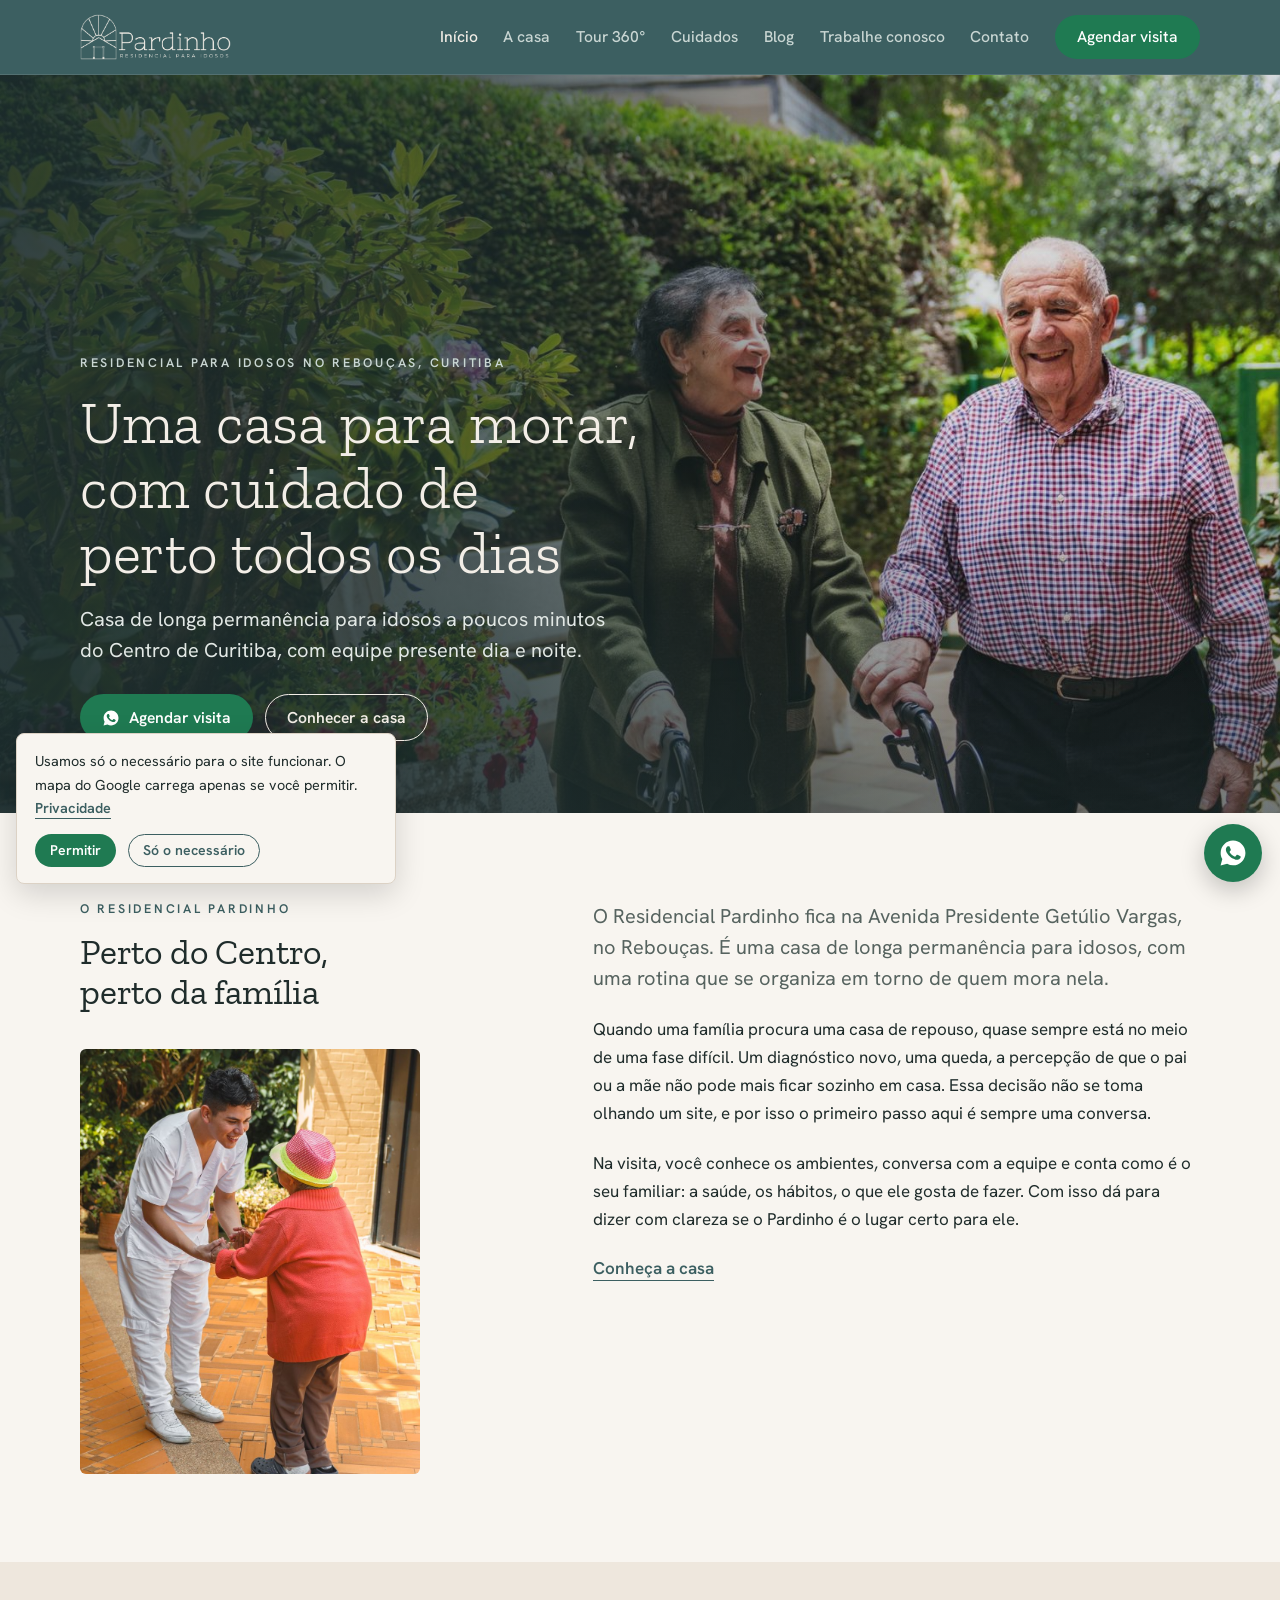
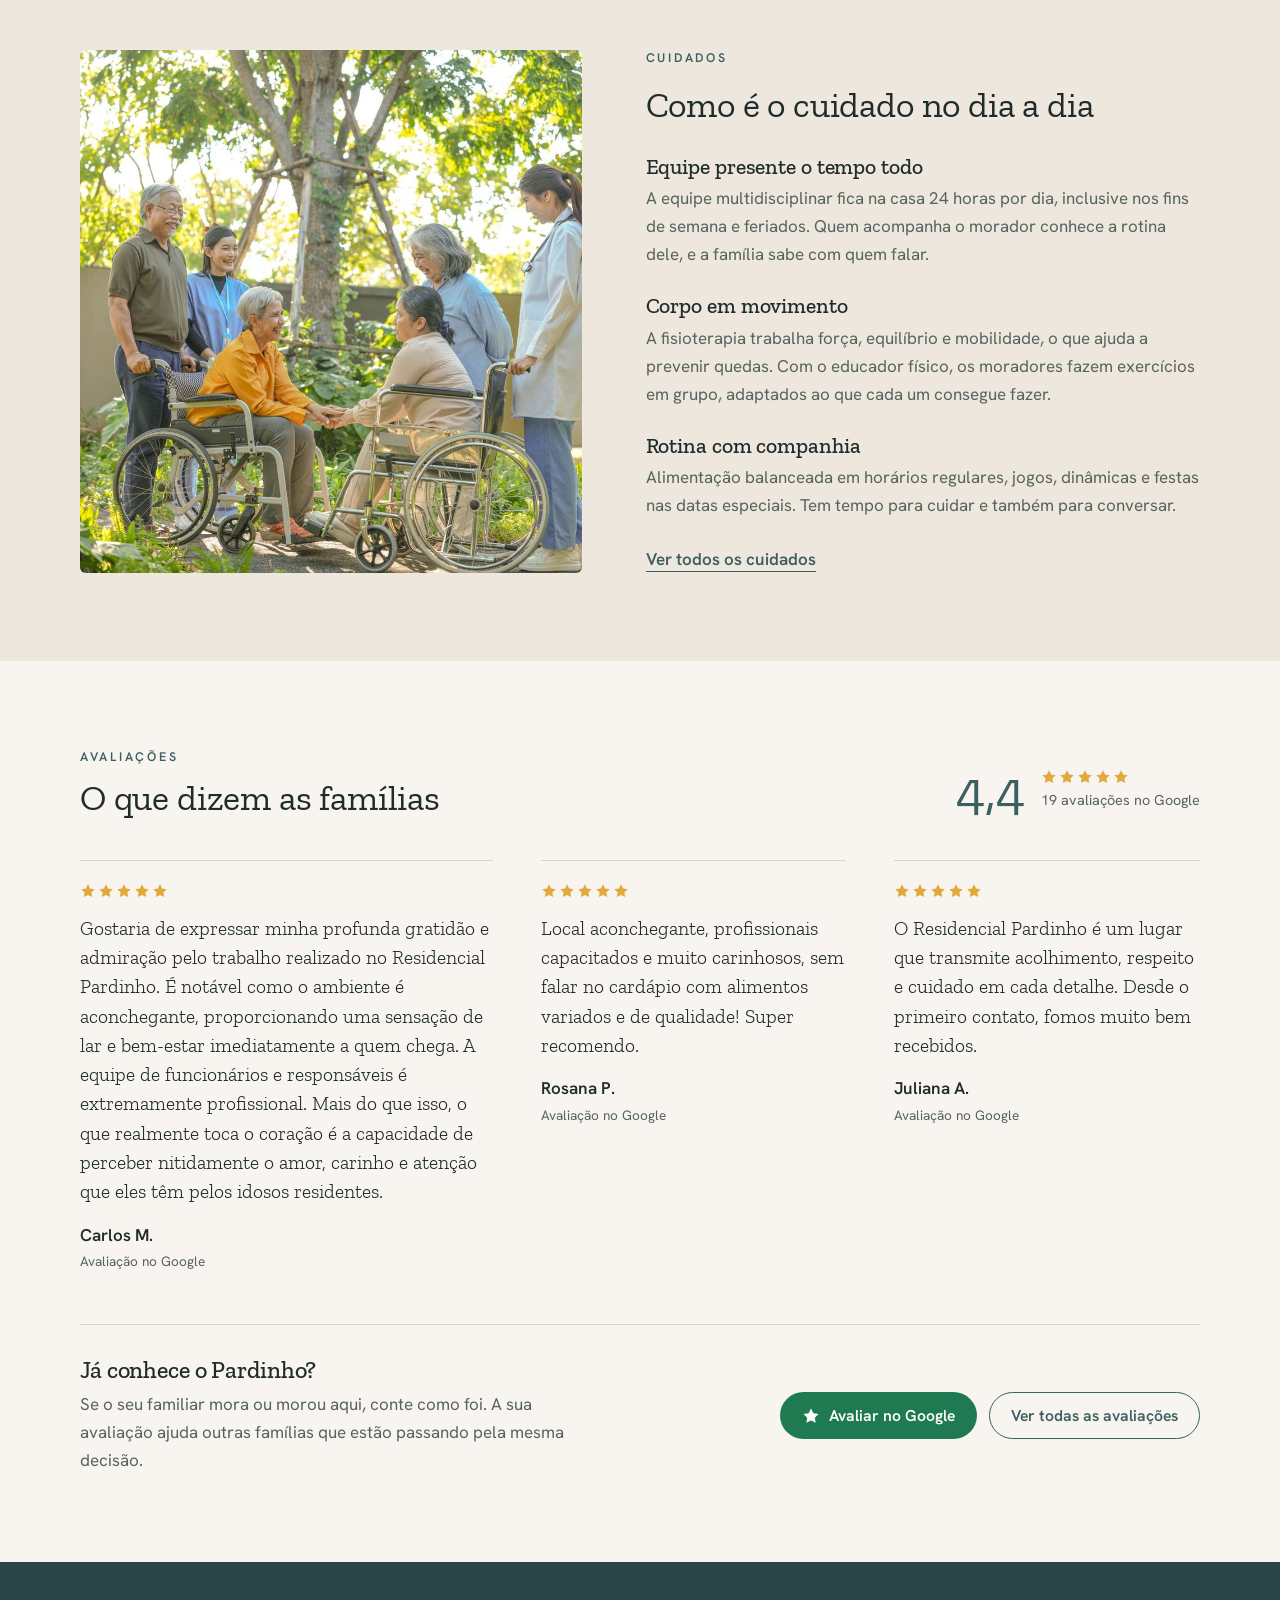
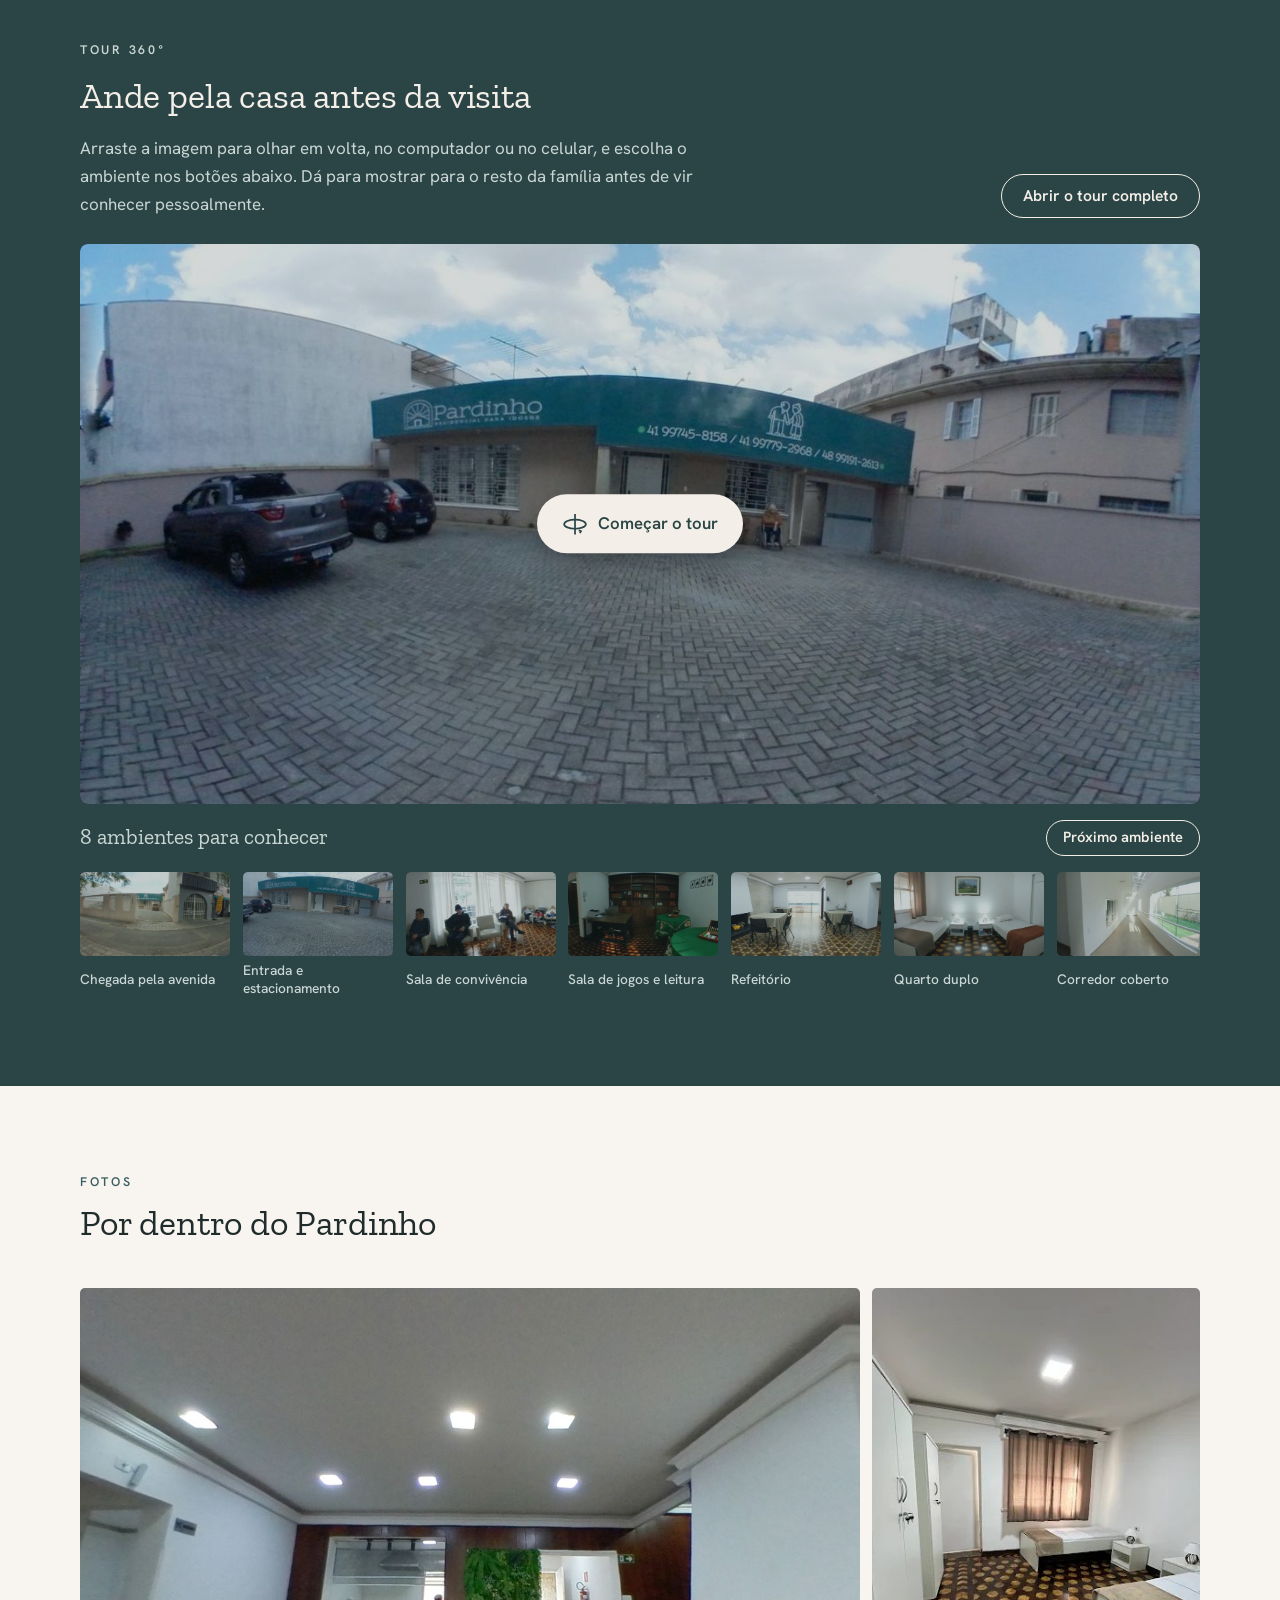
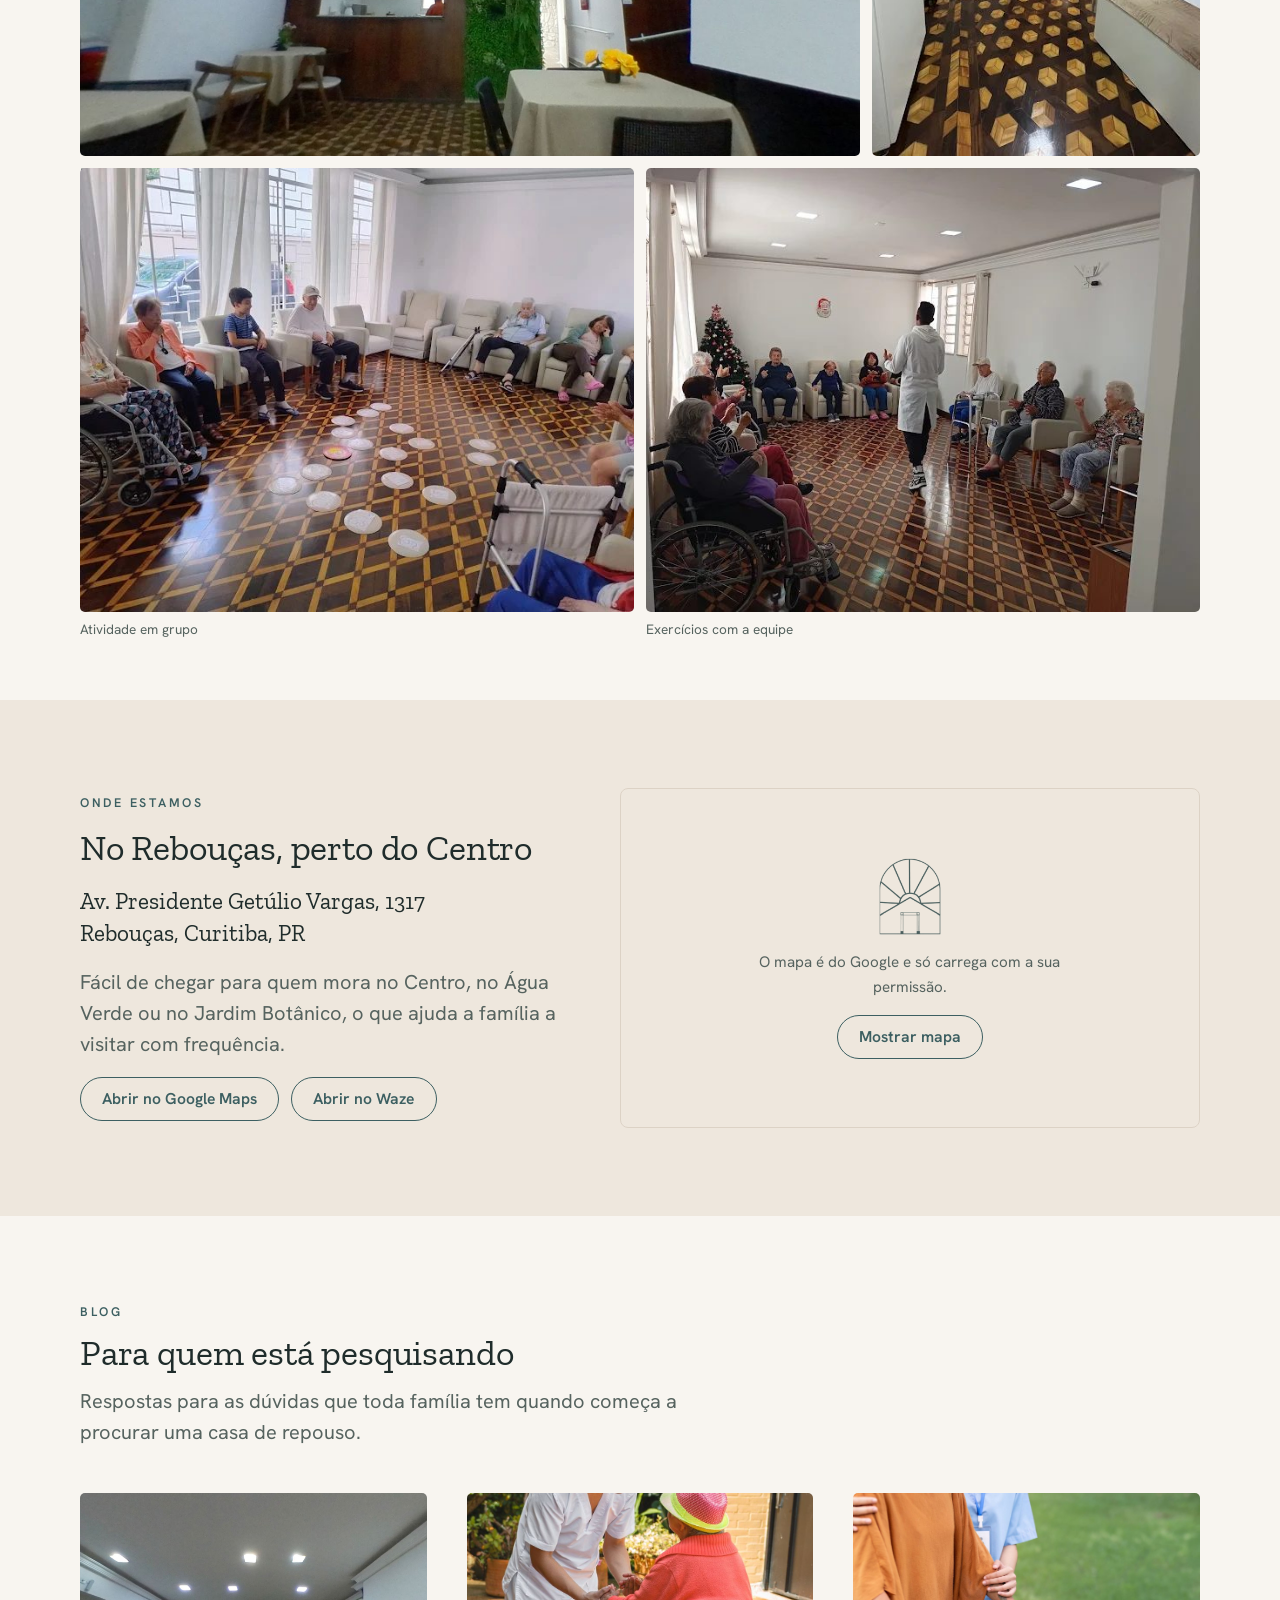
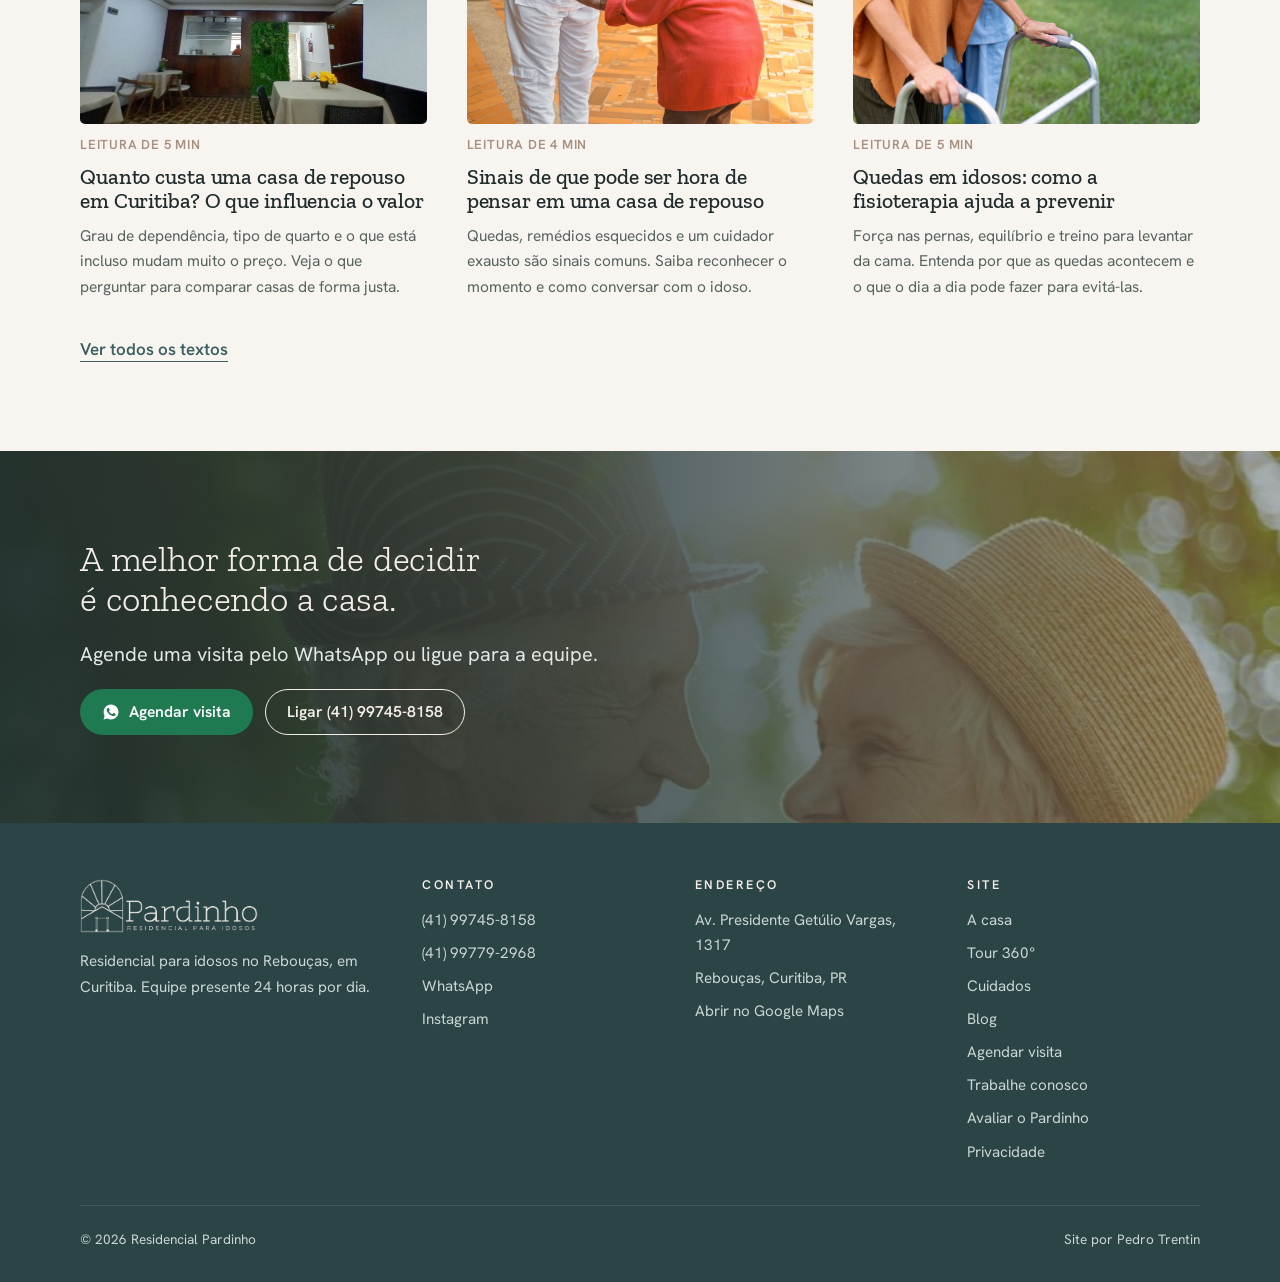
<file: index.html>
<!doctype html><html lang="pt-BR"><head><meta charset="utf-8"><meta name="viewport" content="width=device-width,initial-scale=1,viewport-fit=cover">
<title>Residencial Pardinho | Casa de repouso no Rebouças, Curitiba</title><meta name="description" content="Casa de repouso no Rebouças, perto do Centro de Curitiba. Equipe 24 horas, fisioterapia, educador físico e atenção a cada idoso. Agende uma visita."><link rel="canonical" href="https://residencialpardinho.com.br/">
<meta property="og:type" content="website"><meta property="og:locale" content="pt_BR"><meta property="og:title" content="Residencial Pardinho | Casa de repouso no Rebouças, Curitiba"><meta property="og:description" content="Casa de repouso no Rebouças, perto do Centro de Curitiba. Equipe 24 horas, fisioterapia, educador físico e atenção a cada idoso. Agende uma visita."><meta property="og:url" content="https://residencialpardinho.com.br/"><meta property="og:image" content="https://residencialpardinho.com.br/img/og.jpg">
<meta name="theme-color" content="#3C5F61"><link rel="icon" href="/img/icone.png"><link rel="preconnect" href="https://fonts.googleapis.com"><link rel="preconnect" href="https://fonts.gstatic.com" crossorigin><link rel="stylesheet" href="https://fonts.googleapis.com/css2?family=Hanken+Grotesk:wght@400;500;600&family=Zilla+Slab:wght@300;400;500&display=swap"><link rel="stylesheet" href="/assets/site.css?v=202610271644"><link rel="stylesheet" href="/assets/pannellum.css?v=202610271644"><script type="application/ld+json">{"@context": "https://schema.org", "@type": "LocalBusiness", "name": "Residencial Pardinho", "alternateName": "Residencial Pardinho Casa de Repouso", "description": "Casa de repouso e residencial para idosos no Rebouças, Curitiba, com equipe 24 horas, fisioterapia e educador físico.", "url": "https://residencialpardinho.com.br/", "logo": "https://residencialpardinho.com.br/img/icone.png", "image": "https://residencialpardinho.com.br/img/og.jpg", "telephone": "+5541997458158", "address": {"@type": "PostalAddress", "streetAddress": "Av. Presidente Getúlio Vargas, 1317", "addressLocality": "Curitiba", "addressRegion": "PR", "addressCountry": "BR"}, "areaServed": "Curitiba", "sameAs": ["https://www.instagram.com/resindecial_pardinho/"], "openingHours": "Mo-Su 00:00-23:59"}</script></head>
<body><header class="top"><div class="wrap">
<a class="brand" href="/" aria-label="Residencial Pardinho, página inicial"><img src="/img/logo-claro.png?v=5b5de55d" alt="Residencial Pardinho, residencial para idosos" width="300" height="91"></a>
<button class="menu-btn" type="button" aria-expanded="false" aria-controls="nav">Menu</button>
<nav class="nav" id="nav" aria-label="Principal"><a href="/" aria-current="page">Início</a><a href="/a-casa">A casa</a><a href="/tour">Tour 360°</a><a href="/cuidados">Cuidados</a><a href="/blog">Blog</a><a href="/trabalhe-conosco">Trabalhe conosco</a><a href="/contato">Contato</a><a class="btn btn-wa" href="/visita">Agendar visita</a></nav>
</div></header><main><section class="hero-full"><img class="hero-bg" src="/img/casal-andador.jpg?v=7914b395" alt="Casal de idosos caminhando com andador em um jardim" width="1600" height="900"><div class="hero-shade"></div>
<div class="wrap"><div class="hero-text"><span class="eyebrow">Residencial para idosos no Rebouças, Curitiba</span><h1>Uma casa para morar, com cuidado de perto todos os dias</h1><p class="lead">Casa de longa permanência para idosos a poucos minutos do Centro de Curitiba, com equipe presente dia e noite.</p><div class="actions"><a class="btn btn-wa" href="https://wa.me/5541997458158?text=Ol%C3%A1!%20Vim%20pelo%20site%20e%20gostaria%20de%20agendar%20uma%20visita%20ao%20Residencial%20Pardinho." target="_blank" rel="noopener"><svg viewBox="0 0 24 24" aria-hidden="true" fill="currentColor"><path d="M12.04 2C6.58 2 2.13 6.45 2.13 11.91c0 1.75.46 3.45 1.32 4.95L2.05 22l5.25-1.38a9.9 9.9 0 0 0 4.74 1.21c5.46 0 9.91-4.45 9.91-9.91C21.95 6.45 17.5 2 12.04 2Zm5.8 14.06c-.24.68-1.42 1.3-1.95 1.36-.5.06-1.13.09-1.83-.12-.42-.13-.96-.31-1.65-.61-2.9-1.25-4.8-4.17-4.94-4.36-.14-.2-1.18-1.57-1.18-3 0-1.42.75-2.12 1.01-2.41.27-.29.58-.36.78-.36h.56c.18 0 .42-.07.66.5.24.58.82 2 .89 2.14.07.15.12.32.02.51-.1.2-.15.32-.29.49-.15.17-.31.38-.44.51-.15.15-.3.3-.13.6.17.29.76 1.25 1.63 2.03 1.12 1 2.07 1.31 2.36 1.46.29.14.46.12.63-.08.17-.19.73-.85.92-1.14.2-.29.39-.24.66-.15.27.1 1.7.8 2 .95.29.14.48.22.55.34.07.12.07.7-.17 1.38Z"/></svg>Agendar visita</a><a class="btn btn-line" href="/a-casa">Conhecer a casa</a></div></div></div></section>

<section class="sec"><div class="wrap intro">
<div class="intro-head"><span class="eyebrow">O Residencial Pardinho</span><h2>Perto do Centro, perto da família</h2><img class="intro-img" src="/img/cumprimento.jpg?v=9499a8d5" alt="Cuidador cumprimentando uma moradora" loading="lazy"></div>
<div class="prose intro-body">
<p class="lead">O Residencial Pardinho fica na Avenida Presidente Getúlio Vargas, no Rebouças. É uma casa de longa permanência para idosos, com uma rotina que se organiza em torno de quem mora nela.</p>
<p>Quando uma família procura uma casa de repouso, quase sempre está no meio de uma fase difícil. Um diagnóstico novo, uma queda, a percepção de que o pai ou a mãe não pode mais ficar sozinho em casa. Essa decisão não se toma olhando um site, e por isso o primeiro passo aqui é sempre uma conversa.</p>
<p>Na visita, você conhece os ambientes, conversa com a equipe e conta como é o seu familiar: a saúde, os hábitos, o que ele gosta de fazer. Com isso dá para dizer com clareza se o Pardinho é o lugar certo para ele.</p>
<p><a class="link" href="/a-casa">Conheça a casa</a></p>
</div></div></section>

<section class="sec sec-alt"><div class="wrap split split-wide">
<img class="tall" src="/img/grupo-jardim.jpg?v=b1de0f7a" alt="Idosos acompanhados pela equipe de cuidado" loading="lazy">
<div class="text"><span class="eyebrow">Cuidados</span><h2>Como é o cuidado no dia a dia</h2>
<div class="stack">
<div><h3>Equipe presente o tempo todo</h3><p>A equipe multidisciplinar fica na casa 24 horas por dia, inclusive nos fins de semana e feriados. Quem acompanha o morador conhece a rotina dele, e a família sabe com quem falar.</p></div>
<div><h3>Corpo em movimento</h3><p>A fisioterapia trabalha força, equilíbrio e mobilidade, o que ajuda a prevenir quedas. Com o educador físico, os moradores fazem exercícios em grupo, adaptados ao que cada um consegue fazer.</p></div>
<div><h3>Rotina com companhia</h3><p>Alimentação balanceada em horários regulares, jogos, dinâmicas e festas nas datas especiais. Tem tempo para cuidar e também para conversar.</p></div>
</div>
<p><a class="link" href="/cuidados">Ver todos os cuidados</a></p></div>
</div></section>

<section class="sec" id="avaliacoes"><div class="wrap">
<div class="reviews-head">
<div class="sec-head" style="margin-bottom:0"><span class="eyebrow">Avaliações</span><h2>O que dizem as famílias</h2></div>
<a class="score" href="https://maps.google.com/?cid=12011427755984380105" target="_blank" rel="noopener"><b>4,4</b><span><span class="stars" aria-label="5 de 5 estrelas"><svg viewBox="0 0 20 20" aria-hidden="true"><path d="M10 1.6l2.6 5.3 5.8.8-4.2 4.1 1 5.8L10 14.9l-5.2 2.7 1-5.8L1.6 7.7l5.8-.8z"/></svg><svg viewBox="0 0 20 20" aria-hidden="true"><path d="M10 1.6l2.6 5.3 5.8.8-4.2 4.1 1 5.8L10 14.9l-5.2 2.7 1-5.8L1.6 7.7l5.8-.8z"/></svg><svg viewBox="0 0 20 20" aria-hidden="true"><path d="M10 1.6l2.6 5.3 5.8.8-4.2 4.1 1 5.8L10 14.9l-5.2 2.7 1-5.8L1.6 7.7l5.8-.8z"/></svg><svg viewBox="0 0 20 20" aria-hidden="true"><path d="M10 1.6l2.6 5.3 5.8.8-4.2 4.1 1 5.8L10 14.9l-5.2 2.7 1-5.8L1.6 7.7l5.8-.8z"/></svg><svg viewBox="0 0 20 20" aria-hidden="true"><path d="M10 1.6l2.6 5.3 5.8.8-4.2 4.1 1 5.8L10 14.9l-5.2 2.7 1-5.8L1.6 7.7l5.8-.8z"/></svg></span><small>19 avaliações no Google</small></span></a>
</div>
<div class="reviews"><figure class="review"><span class="stars" aria-label="5 de 5 estrelas"><svg viewBox="0 0 20 20" aria-hidden="true"><path d="M10 1.6l2.6 5.3 5.8.8-4.2 4.1 1 5.8L10 14.9l-5.2 2.7 1-5.8L1.6 7.7l5.8-.8z"/></svg><svg viewBox="0 0 20 20" aria-hidden="true"><path d="M10 1.6l2.6 5.3 5.8.8-4.2 4.1 1 5.8L10 14.9l-5.2 2.7 1-5.8L1.6 7.7l5.8-.8z"/></svg><svg viewBox="0 0 20 20" aria-hidden="true"><path d="M10 1.6l2.6 5.3 5.8.8-4.2 4.1 1 5.8L10 14.9l-5.2 2.7 1-5.8L1.6 7.7l5.8-.8z"/></svg><svg viewBox="0 0 20 20" aria-hidden="true"><path d="M10 1.6l2.6 5.3 5.8.8-4.2 4.1 1 5.8L10 14.9l-5.2 2.7 1-5.8L1.6 7.7l5.8-.8z"/></svg><svg viewBox="0 0 20 20" aria-hidden="true"><path d="M10 1.6l2.6 5.3 5.8.8-4.2 4.1 1 5.8L10 14.9l-5.2 2.7 1-5.8L1.6 7.7l5.8-.8z"/></svg></span><blockquote><p>Gostaria de expressar minha profunda gratidão e admiração pelo trabalho realizado no Residencial Pardinho. É notável como o ambiente é aconchegante, proporcionando uma sensação de lar e bem-estar imediatamente a quem chega. A equipe de funcionários e responsáveis é extremamente profissional. Mais do que isso, o que realmente toca o coração é a capacidade de perceber nitidamente o amor, carinho e atenção que eles têm pelos idosos residentes.</p></blockquote><figcaption>Carlos M.<span>Avaliação no Google</span></figcaption></figure><figure class="review"><span class="stars" aria-label="5 de 5 estrelas"><svg viewBox="0 0 20 20" aria-hidden="true"><path d="M10 1.6l2.6 5.3 5.8.8-4.2 4.1 1 5.8L10 14.9l-5.2 2.7 1-5.8L1.6 7.7l5.8-.8z"/></svg><svg viewBox="0 0 20 20" aria-hidden="true"><path d="M10 1.6l2.6 5.3 5.8.8-4.2 4.1 1 5.8L10 14.9l-5.2 2.7 1-5.8L1.6 7.7l5.8-.8z"/></svg><svg viewBox="0 0 20 20" aria-hidden="true"><path d="M10 1.6l2.6 5.3 5.8.8-4.2 4.1 1 5.8L10 14.9l-5.2 2.7 1-5.8L1.6 7.7l5.8-.8z"/></svg><svg viewBox="0 0 20 20" aria-hidden="true"><path d="M10 1.6l2.6 5.3 5.8.8-4.2 4.1 1 5.8L10 14.9l-5.2 2.7 1-5.8L1.6 7.7l5.8-.8z"/></svg><svg viewBox="0 0 20 20" aria-hidden="true"><path d="M10 1.6l2.6 5.3 5.8.8-4.2 4.1 1 5.8L10 14.9l-5.2 2.7 1-5.8L1.6 7.7l5.8-.8z"/></svg></span><blockquote><p>Local aconchegante, profissionais capacitados e muito carinhosos, sem falar no cardápio com alimentos variados e de qualidade! Super recomendo.</p></blockquote><figcaption>Rosana P.<span>Avaliação no Google</span></figcaption></figure><figure class="review"><span class="stars" aria-label="5 de 5 estrelas"><svg viewBox="0 0 20 20" aria-hidden="true"><path d="M10 1.6l2.6 5.3 5.8.8-4.2 4.1 1 5.8L10 14.9l-5.2 2.7 1-5.8L1.6 7.7l5.8-.8z"/></svg><svg viewBox="0 0 20 20" aria-hidden="true"><path d="M10 1.6l2.6 5.3 5.8.8-4.2 4.1 1 5.8L10 14.9l-5.2 2.7 1-5.8L1.6 7.7l5.8-.8z"/></svg><svg viewBox="0 0 20 20" aria-hidden="true"><path d="M10 1.6l2.6 5.3 5.8.8-4.2 4.1 1 5.8L10 14.9l-5.2 2.7 1-5.8L1.6 7.7l5.8-.8z"/></svg><svg viewBox="0 0 20 20" aria-hidden="true"><path d="M10 1.6l2.6 5.3 5.8.8-4.2 4.1 1 5.8L10 14.9l-5.2 2.7 1-5.8L1.6 7.7l5.8-.8z"/></svg><svg viewBox="0 0 20 20" aria-hidden="true"><path d="M10 1.6l2.6 5.3 5.8.8-4.2 4.1 1 5.8L10 14.9l-5.2 2.7 1-5.8L1.6 7.7l5.8-.8z"/></svg></span><blockquote><p>O Residencial Pardinho é um lugar que transmite acolhimento, respeito e cuidado em cada detalhe. Desde o primeiro contato, fomos muito bem recebidos.</p></blockquote><figcaption>Juliana A.<span>Avaliação no Google</span></figcaption></figure></div>
<div class="rate">
<div><h3>Já conhece o Pardinho?</h3><p>Se o seu familiar mora ou morou aqui, conte como foi. A sua avaliação ajuda outras famílias que estão passando pela mesma decisão.</p></div>
<div class="actions"><a class="btn btn-wa" href="https://search.google.com/local/writereview?placeid=ChIJq3GabLjl3JQRyWC3oOcpsaY" target="_blank" rel="noopener"><svg viewBox="0 0 20 20" aria-hidden="true"><path d="M10 1.6l2.6 5.3 5.8.8-4.2 4.1 1 5.8L10 14.9l-5.2 2.7 1-5.8L1.6 7.7l5.8-.8z"/></svg>Avaliar no Google</a><a class="btn btn-line" href="https://maps.google.com/?cid=12011427755984380105" target="_blank" rel="noopener">Ver todas as avaliações</a></div>
</div>
</div></section>

<section class="tour" id="tour"><div class="wrap tour-wrap">
<div class="tour-head"><div class="text"><span class="eyebrow">Tour 360°</span><h2>Ande pela casa antes da visita</h2>
<p>Arraste a imagem para olhar em volta, no computador ou no celular, e escolha o ambiente nos botões abaixo. Dá para mostrar para o resto da família antes de vir conhecer pessoalmente.</p></div>
<a class="btn btn-line" href="/tour">Abrir o tour completo</a></div>
<div class="tour-box" data-tour data-base="/img/tour/">
<div class="pano"><div class="pano-stage" id="pano-home"></div>
<button class="pano-start" type="button"><img src="/img/tour/capa.jpg?v=f6b8b936" alt="Entrada do Residencial Pardinho" width="1280" height="720"><span class="pano-play"><svg viewBox="0 0 24 24" fill="none" stroke="currentColor" stroke-width="1.6" aria-hidden="true"><ellipse cx="12" cy="12" rx="10" ry="4.2"/><path d="M12 2.5v19"/><path d="M15.5 17.6l2 .8-1 1.8"/></svg>Começar o tour</span></button></div>
<div class="pano-bar"><p class="pano-now" aria-live="polite">8 ambientes para conhecer</p><button class="btn btn-line pano-next" type="button">Próximo ambiente</button></div>
<div class="chips"><button class="chip" type="button" data-scene="avenida" aria-pressed="false"><img src="/img/tour/avenida-mini.jpg?v=6a464729" alt="" loading="lazy" width="400" height="225"><span>Chegada pela avenida</span></button><button class="chip" type="button" data-scene="entrada" aria-pressed="false"><img src="/img/tour/entrada-mini.jpg?v=dae4143c" alt="" loading="lazy" width="400" height="225"><span>Entrada e estacionamento</span></button><button class="chip" type="button" data-scene="sala" aria-pressed="false"><img src="/img/tour/sala-mini.jpg?v=c5044bf4" alt="" loading="lazy" width="400" height="225"><span>Sala de convivência</span></button><button class="chip" type="button" data-scene="jogos" aria-pressed="false"><img src="/img/tour/jogos-mini.jpg?v=6ed606ad" alt="" loading="lazy" width="400" height="225"><span>Sala de jogos e leitura</span></button><button class="chip" type="button" data-scene="refeitorio" aria-pressed="false"><img src="/img/tour/refeitorio-mini.jpg?v=13eb957e" alt="" loading="lazy" width="400" height="225"><span>Refeitório</span></button><button class="chip" type="button" data-scene="quarto" aria-pressed="false"><img src="/img/tour/quarto-mini.jpg?v=b9413397" alt="" loading="lazy" width="400" height="225"><span>Quarto duplo</span></button><button class="chip" type="button" data-scene="corredor" aria-pressed="false"><img src="/img/tour/corredor-mini.jpg?v=0584eb4f" alt="" loading="lazy" width="400" height="225"><span>Corredor coberto</span></button><button class="chip" type="button" data-scene="quintal" aria-pressed="false"><img src="/img/tour/quintal-mini.jpg?v=9ae2f4d9" alt="" loading="lazy" width="400" height="225"><span>Área externa</span></button></div>
</div>
</div></section>

<section class="sec"><div class="wrap">
<div class="sec-head"><span class="eyebrow">Fotos</span><h2>Por dentro do Pardinho</h2></div>
<div class="rows">
<div class="row"><figure style="--r:1.78"><img src="/img/refeitorio.jpg?v=3f4ec59a" alt="Refeitório do Residencial Pardinho" style="--ar:16/9" loading="lazy"><figcaption>Refeitório</figcaption></figure>
<figure style="--r:.75"><img src="/img/quarto.jpg?v=93800f30" alt="Quarto do Residencial Pardinho" style="--ar:3/4" loading="lazy"><figcaption>Quarto</figcaption></figure></div>
<div class="row"><figure style="--r:1.33"><img src="/img/atividade1.jpg?v=75cf96cc" alt="Atividade em grupo na sala de convivência" style="--ar:4/3" loading="lazy"><figcaption>Atividade em grupo</figcaption></figure>
<figure style="--r:1.33"><img src="/img/atividade2.jpg?v=30dfd7ef" alt="Exercícios com a equipe na sala de convivência" style="--ar:4/3" loading="lazy"><figcaption>Exercícios com a equipe</figcaption></figure></div>
</div>
</div></section>

<div class="sec-alt"><section class="sec"><div class="wrap where">
<div class="text"><span class="eyebrow">Onde estamos</span><h2>No Rebouças, perto do Centro</h2>
<p class="addr">Av. Presidente Getúlio Vargas, 1317<br>Rebouças, Curitiba, PR</p>
<p class="lead">Fácil de chegar para quem mora no Centro, no Água Verde ou no Jardim Botânico, o que ajuda a família a visitar com frequência.</p>
<div class="actions"><a class="btn btn-line" href="https://maps.google.com/?cid=12011427755984380105" target="_blank" rel="noopener">Abrir no Google Maps</a><a class="btn btn-line" href="https://waze.com/ul?q=Av.%20Presidente%20Get%C3%BAlio%20Vargas%201317%20Curitiba" target="_blank" rel="noopener">Abrir no Waze</a></div></div>
<div class="map" data-src="https://www.google.com/maps?q=Av.+Presidente+Get%C3%BAlio+Vargas,+1317+-+Rebou%C3%A7as,+Curitiba+-+PR&output=embed"><div class="map-cta"><img src="/img/marca-escura.png?v=23795fe1" alt="" width="64" height="79"><p>O mapa é do Google e só carrega com a sua permissão.</p><button class="btn btn-line" type="button" data-load-map>Mostrar mapa</button></div></div>
</div></section></div>

<section class="sec"><div class="wrap">
<div class="sec-head"><span class="eyebrow">Blog</span><h2>Para quem está pesquisando</h2><p class="lead">Respostas para as dúvidas que toda família tem quando começa a procurar uma casa de repouso.</p></div>
<ul class="posts "><li><a href="/blog/quanto-custa-casa-de-repouso-curitiba"><img src="/img/refeitorio.jpg?v=3f4ec59a" alt="" loading="lazy"><span class="meta">Leitura de 5 min</span><h3>Quanto custa uma casa de repouso em Curitiba? O que influencia o valor</h3><p>Grau de dependência, tipo de quarto e o que está incluso mudam muito o preço. Veja o que perguntar para comparar casas de forma justa.</p></a></li><li><a href="/blog/sinais-hora-de-casa-de-repouso"><img src="/img/cumprimento.jpg?v=9499a8d5" alt="" loading="lazy"><span class="meta">Leitura de 4 min</span><h3>Sinais de que pode ser hora de pensar em uma casa de repouso</h3><p>Quedas, remédios esquecidos e um cuidador exausto são sinais comuns. Saiba reconhecer o momento e como conversar com o idoso.</p></a></li><li><a href="/blog/quedas-em-idosos-fisioterapia"><img src="/img/andador-maos.jpg?v=65764f02" alt="" loading="lazy"><span class="meta">Leitura de 5 min</span><h3>Quedas em idosos: como a fisioterapia ajuda a prevenir</h3><p>Força nas pernas, equilíbrio e treino para levantar da cama. Entenda por que as quedas acontecem e o que o dia a dia pode fazer para evitá-las.</p></a></li></ul>
<p style="margin-top:2.2rem"><a class="link" href="/blog">Ver todos os textos</a></p>
</div></section>
<section class="cta-photo"><img class="hero-bg" src="/img/casal-flores.jpg?v=e35f05a2" alt="" loading="lazy"><div class="hero-shade"></div><div class="wrap"><div class="hero-text"><h2>A melhor forma de decidir é conhecendo a casa.</h2><p class="lead">Agende uma visita pelo WhatsApp ou ligue para a equipe.</p>
<div class="actions"><a class="btn btn-wa" href="https://wa.me/5541997458158?text=Ol%C3%A1!%20Vim%20pelo%20site%20e%20gostaria%20de%20agendar%20uma%20visita%20ao%20Residencial%20Pardinho." target="_blank" rel="noopener"><svg viewBox="0 0 24 24" aria-hidden="true" fill="currentColor"><path d="M12.04 2C6.58 2 2.13 6.45 2.13 11.91c0 1.75.46 3.45 1.32 4.95L2.05 22l5.25-1.38a9.9 9.9 0 0 0 4.74 1.21c5.46 0 9.91-4.45 9.91-9.91C21.95 6.45 17.5 2 12.04 2Zm5.8 14.06c-.24.68-1.42 1.3-1.95 1.36-.5.06-1.13.09-1.83-.12-.42-.13-.96-.31-1.65-.61-2.9-1.25-4.8-4.17-4.94-4.36-.14-.2-1.18-1.57-1.18-3 0-1.42.75-2.12 1.01-2.41.27-.29.58-.36.78-.36h.56c.18 0 .42-.07.66.5.24.58.82 2 .89 2.14.07.15.12.32.02.51-.1.2-.15.32-.29.49-.15.17-.31.38-.44.51-.15.15-.3.3-.13.6.17.29.76 1.25 1.63 2.03 1.12 1 2.07 1.31 2.36 1.46.29.14.46.12.63-.08.17-.19.73-.85.92-1.14.2-.29.39-.24.66-.15.27.1 1.7.8 2 .95.29.14.48.22.55.34.07.12.07.7-.17 1.38Z"/></svg>Agendar visita</a><a class="btn btn-line" href="tel:+5541997458158">Ligar (41) 99745-8158</a></div></div></div></section></main><footer class="foot"><div class="wrap">
<div><img src="/img/logo-claro.png?v=5b5de55d" alt="Residencial Pardinho" width="300" height="91" loading="lazy">
<p>Residencial para idosos no Rebouças, em Curitiba. Equipe presente 24 horas por dia.</p></div>
<div><h4>Contato</h4><ul><li><a href="tel:+5541997458158">(41) 99745-8158</a></li><li><a href="tel:+5541997792968">(41) 99779-2968</a></li>
<li><a href="https://wa.me/5541997458158?text=Ol%C3%A1!%20Vim%20pelo%20site%20e%20gostaria%20de%20saber%20mais%20sobre%20o%20Residencial%20Pardinho." target="_blank" rel="noopener">WhatsApp</a></li><li><a href="https://www.instagram.com/resindecial_pardinho/" target="_blank" rel="noopener">Instagram</a></li></ul></div>
<div><h4>Endereço</h4><ul><li>Av. Presidente Getúlio Vargas, 1317</li><li>Rebouças, Curitiba, PR</li><li><a href="https://maps.google.com/?cid=12011427755984380105" target="_blank" rel="noopener">Abrir no Google Maps</a></li></ul></div>
<div><h4>Site</h4><ul><li><a href="/a-casa">A casa</a></li><li><a href="/tour">Tour 360°</a></li><li><a href="/cuidados">Cuidados</a></li><li><a href="/blog">Blog</a></li><li><a href="/visita">Agendar visita</a></li><li><a href="/trabalhe-conosco">Trabalhe conosco</a></li><li><a href="/avaliar">Avaliar o Pardinho</a></li><li><a href="/privacidade">Privacidade</a></li></ul></div>
<div class="legal"><span>© 2026 Residencial Pardinho</span><span>Site por Pedro Trentin</span></div>
</div></footer>
<a class="wa-float" href="https://wa.me/5541997458158?text=Ol%C3%A1!%20Vim%20pelo%20site%20e%20gostaria%20de%20saber%20mais%20sobre%20o%20Residencial%20Pardinho." target="_blank" rel="noopener" aria-label="Conversar pelo WhatsApp"><svg viewBox="0 0 24 24" aria-hidden="true" fill="currentColor"><path d="M12.04 2C6.58 2 2.13 6.45 2.13 11.91c0 1.75.46 3.45 1.32 4.95L2.05 22l5.25-1.38a9.9 9.9 0 0 0 4.74 1.21c5.46 0 9.91-4.45 9.91-9.91C21.95 6.45 17.5 2 12.04 2Zm5.8 14.06c-.24.68-1.42 1.3-1.95 1.36-.5.06-1.13.09-1.83-.12-.42-.13-.96-.31-1.65-.61-2.9-1.25-4.8-4.17-4.94-4.36-.14-.2-1.18-1.57-1.18-3 0-1.42.75-2.12 1.01-2.41.27-.29.58-.36.78-.36h.56c.18 0 .42-.07.66.5.24.58.82 2 .89 2.14.07.15.12.32.02.51-.1.2-.15.32-.29.49-.15.17-.31.38-.44.51-.15.15-.3.3-.13.6.17.29.76 1.25 1.63 2.03 1.12 1 2.07 1.31 2.36 1.46.29.14.46.12.63-.08.17-.19.73-.85.92-1.14.2-.29.39-.24.66-.15.27.1 1.7.8 2 .95.29.14.48.22.55.34.07.12.07.7-.17 1.38Z"/></svg></a>
<div class="cookies" hidden><p>Usamos só o necessário para o site funcionar. O mapa do Google carrega apenas se você permitir. <a class="link" href="/privacidade">Privacidade</a></p>
<div class="actions"><button class="btn btn-wa" type="button" data-ck="all">Permitir</button><button class="btn btn-line" type="button" data-ck="min">Só o necessário</button></div></div><script src="/assets/site.js?v=202610271644" defer></script><script>window.PDH_TOUR=[{"id": "avenida", "title": "Chegada pela avenida", "yaw": 0, "v": "e9a0ec64", "links": [{"to": "entrada", "yaw": -4, "pitch": -4, "text": "Entrar no Pardinho"}]}, {"id": "entrada", "title": "Entrada e estacionamento", "yaw": 0, "v": "7c051ca8", "links": [{"to": "sala", "yaw": 0, "pitch": 4, "text": "Entrar na casa"}, {"to": "avenida", "yaw": 155, "pitch": -10, "text": "Voltar para a avenida"}]}, {"id": "sala", "title": "Sala de convivência", "yaw": -55, "v": "63a5e9e4", "links": [{"to": "jogos", "yaw": -168, "pitch": -3, "text": "Sala de jogos e leitura"}]}, {"id": "jogos", "title": "Sala de jogos e leitura", "yaw": 0, "v": "32523b69", "links": [{"to": "sala", "yaw": -59, "pitch": 0, "text": "Voltar para a sala de convivência"}]}, {"id": "refeitorio", "title": "Refeitório", "yaw": 0, "v": "32297ffa", "links": []}, {"id": "quarto", "title": "Quarto duplo", "yaw": 0, "v": "3b8cd479", "links": []}, {"id": "corredor", "title": "Corredor coberto", "yaw": 0, "v": "3649bc2b", "links": []}, {"id": "quintal", "title": "Área externa", "yaw": 0, "v": "67b018d2", "links": []}];</script><script src="/assets/pannellum.js?v=202610271644" defer></script><script src="/assets/tour.js?v=202610271644" defer></script></body></html>
</file>
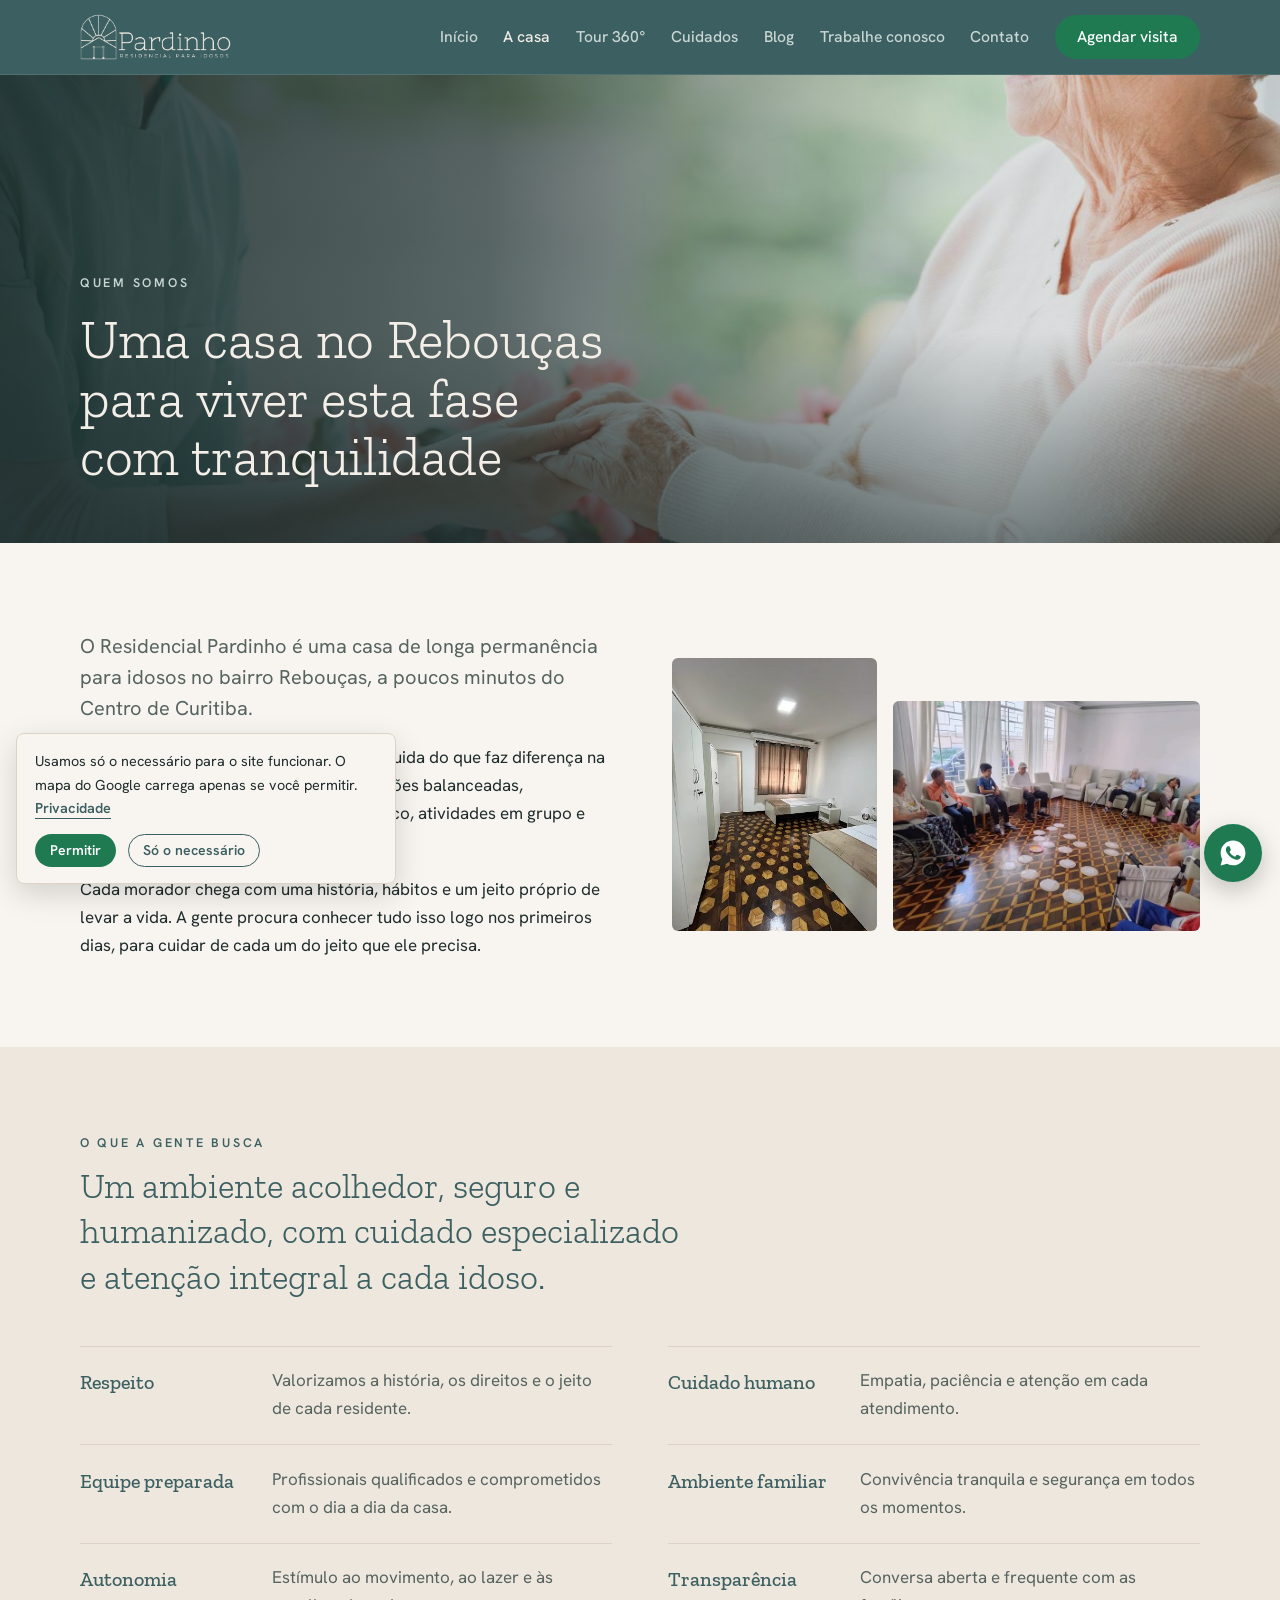
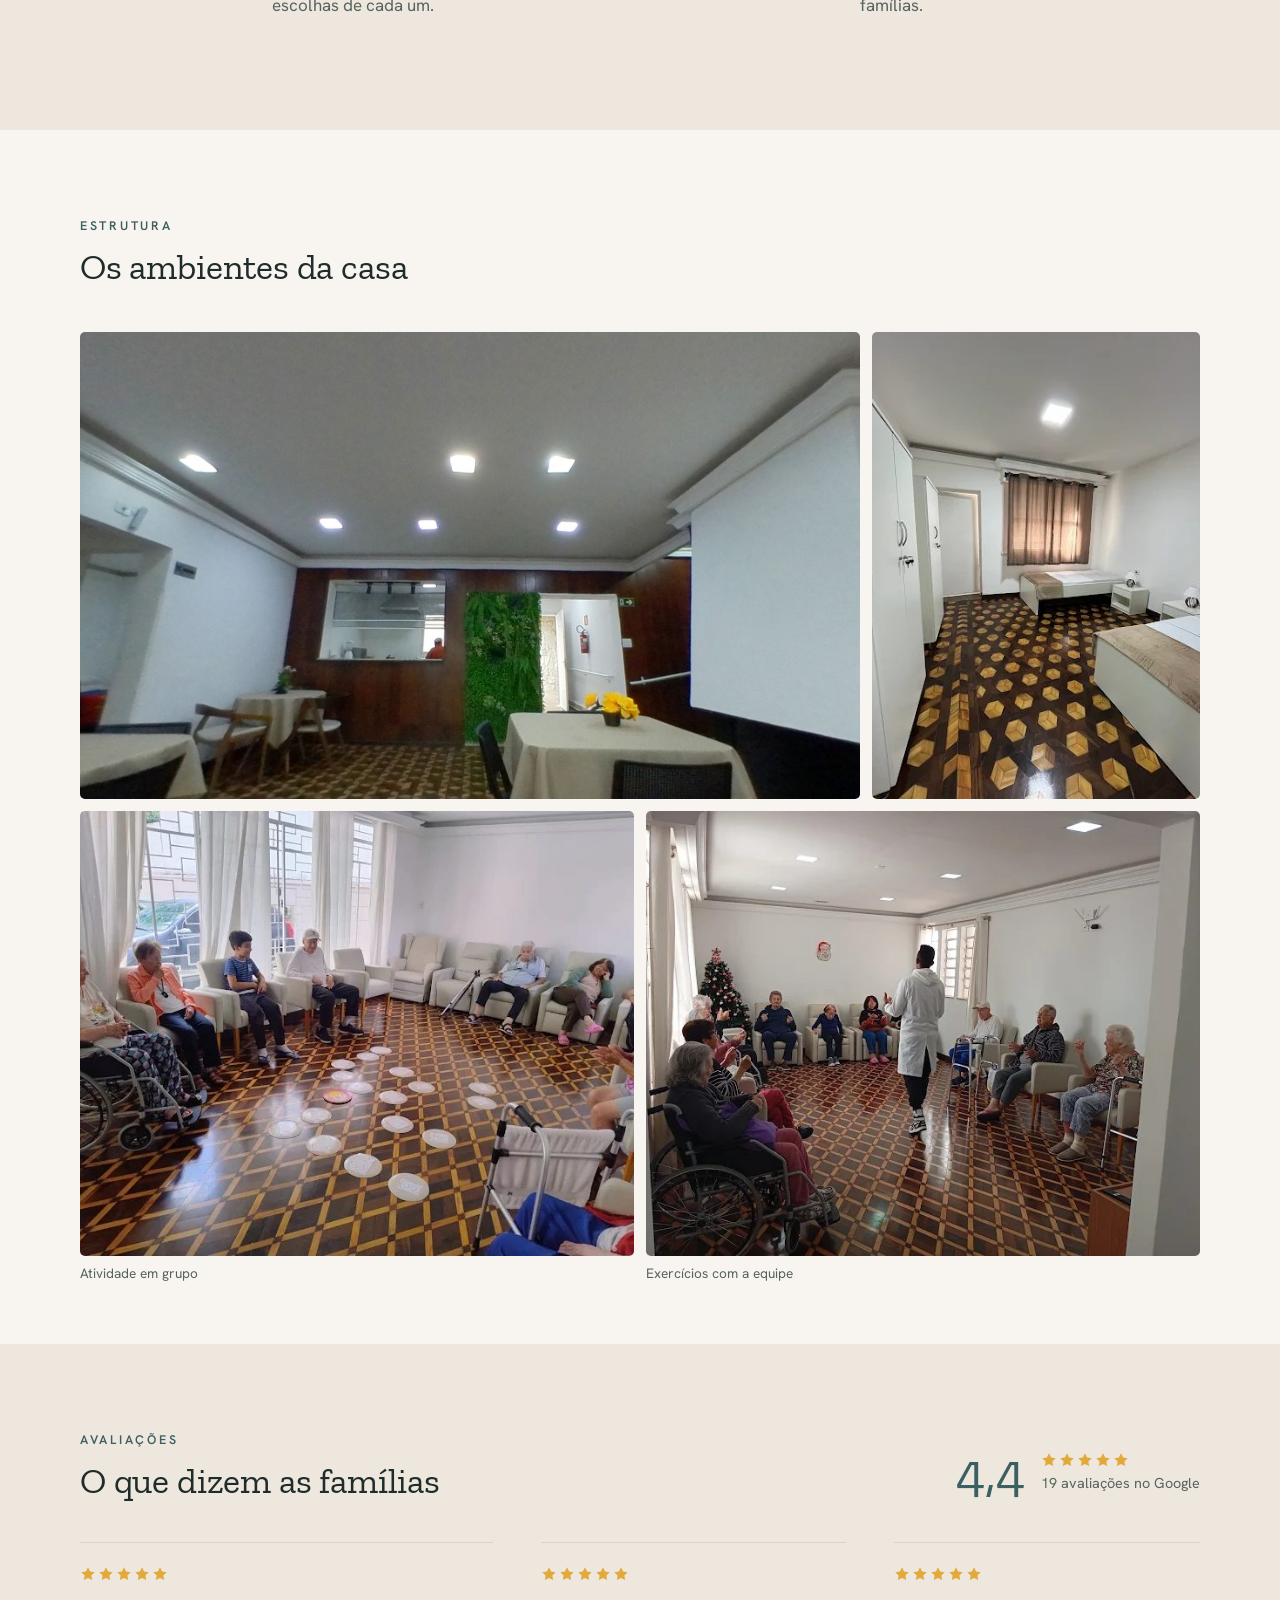
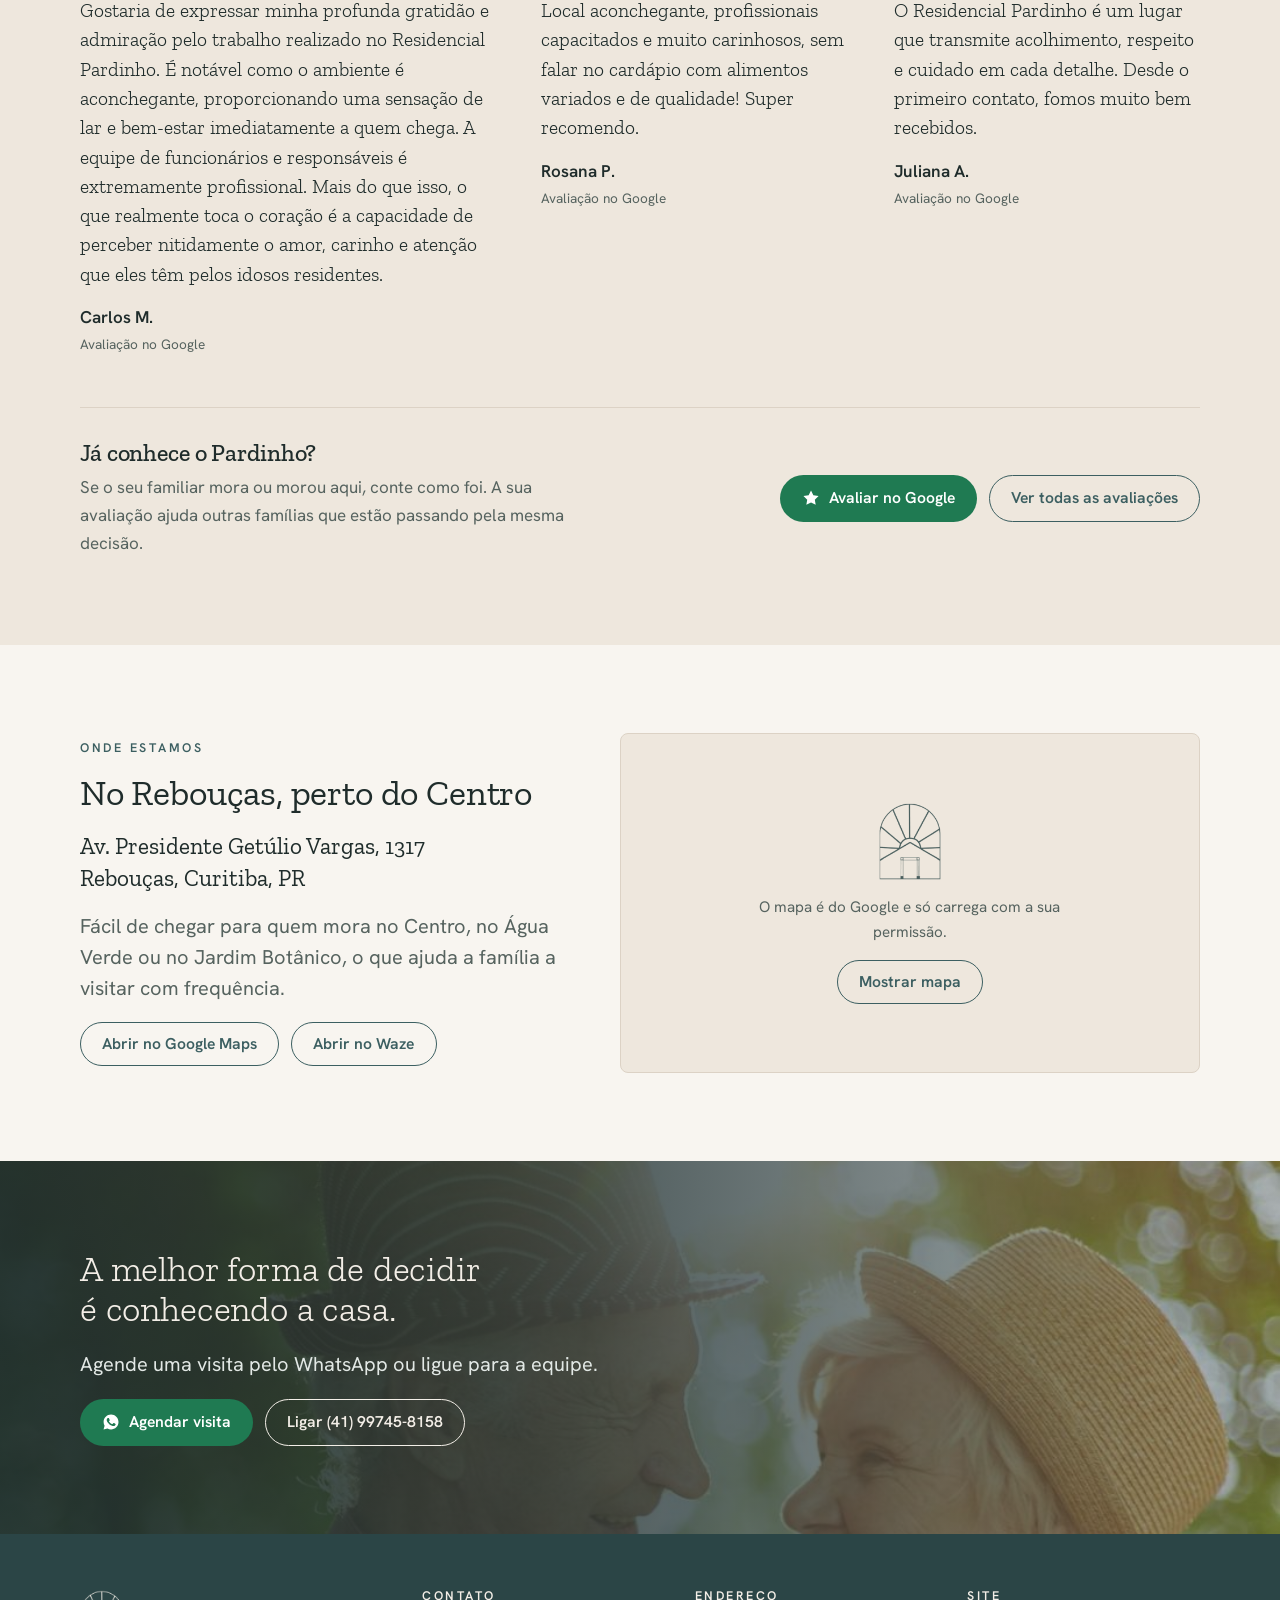
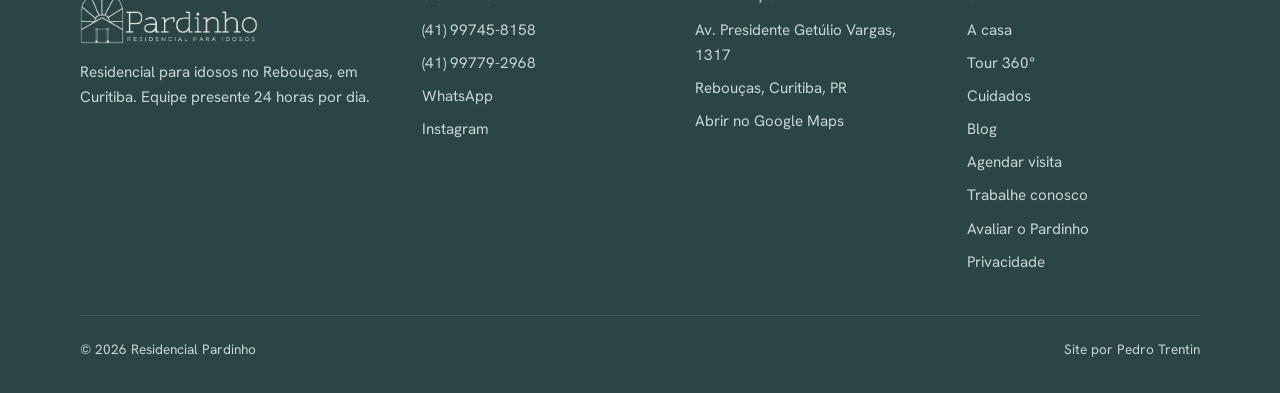
<file: a-casa.html>
<!doctype html><html lang="pt-BR"><head><meta charset="utf-8"><meta name="viewport" content="width=device-width,initial-scale=1,viewport-fit=cover">
<title>A casa | Residencial Pardinho, lar de idosos em Curitiba</title><meta name="description" content="Conheça o Residencial Pardinho, casa de longa permanência para idosos no Rebouças, em Curitiba. Quem somos, valores e estrutura."><link rel="canonical" href="https://residencialpardinho.com.br/a-casa">
<meta property="og:type" content="website"><meta property="og:locale" content="pt_BR"><meta property="og:title" content="A casa | Residencial Pardinho, lar de idosos em Curitiba"><meta property="og:description" content="Conheça o Residencial Pardinho, casa de longa permanência para idosos no Rebouças, em Curitiba. Quem somos, valores e estrutura."><meta property="og:url" content="https://residencialpardinho.com.br/a-casa"><meta property="og:image" content="https://residencialpardinho.com.br/img/og.jpg">
<meta name="theme-color" content="#3C5F61"><link rel="icon" href="/img/icone.png"><link rel="preconnect" href="https://fonts.googleapis.com"><link rel="preconnect" href="https://fonts.gstatic.com" crossorigin><link rel="stylesheet" href="https://fonts.googleapis.com/css2?family=Hanken+Grotesk:wght@400;500;600&family=Zilla+Slab:wght@300;400;500&display=swap"><link rel="stylesheet" href="/assets/site.css?v=202610271644"><script type="application/ld+json">{"@context": "https://schema.org", "@type": "LocalBusiness", "name": "Residencial Pardinho", "alternateName": "Residencial Pardinho Casa de Repouso", "description": "Casa de repouso e residencial para idosos no Rebouças, Curitiba, com equipe 24 horas, fisioterapia e educador físico.", "url": "https://residencialpardinho.com.br/", "logo": "https://residencialpardinho.com.br/img/icone.png", "image": "https://residencialpardinho.com.br/img/og.jpg", "telephone": "+5541997458158", "address": {"@type": "PostalAddress", "streetAddress": "Av. Presidente Getúlio Vargas, 1317", "addressLocality": "Curitiba", "addressRegion": "PR", "addressCountry": "BR"}, "areaServed": "Curitiba", "sameAs": ["https://www.instagram.com/resindecial_pardinho/"], "openingHours": "Mo-Su 00:00-23:59"}</script></head>
<body><header class="top"><div class="wrap">
<a class="brand" href="/" aria-label="Residencial Pardinho, página inicial"><img src="/img/logo-claro.png?v=5b5de55d" alt="Residencial Pardinho, residencial para idosos" width="300" height="91"></a>
<button class="menu-btn" type="button" aria-expanded="false" aria-controls="nav">Menu</button>
<nav class="nav" id="nav" aria-label="Principal"><a href="/">Início</a><a href="/a-casa" aria-current="page">A casa</a><a href="/tour">Tour 360°</a><a href="/cuidados">Cuidados</a><a href="/blog">Blog</a><a href="/trabalhe-conosco">Trabalhe conosco</a><a href="/contato">Contato</a><a class="btn btn-wa" href="/visita">Agendar visita</a></nav>
</div></header><main><section class="hero-full hero-page"><img class="hero-bg" src="/img/maos.jpg?v=5414c47d" alt="Cuidadora segurando as mãos de uma idosa" width="1600" height="1066"><div class="hero-shade"></div><div class="wrap"><div class="hero-text"><span class="eyebrow">Quem somos</span><h1>Uma casa no Rebouças para viver esta fase com tranquilidade</h1></div></div></section>
<section class="sec"><div class="wrap split">
<div class="text prose">
<p class="lead">O Residencial Pardinho é uma casa de longa permanência para idosos no bairro Rebouças, a poucos minutos do Centro de Curitiba.</p>
<p>A equipe fica na casa 24 horas por dia e cuida do que faz diferença na rotina: acompanhamento da saúde, refeições balanceadas, fisioterapia, exercícios com educador físico, atividades em grupo e tempo para conversar.</p>
<p>Cada morador chega com uma história, hábitos e um jeito próprio de levar a vida. A gente procura conhecer tudo isso logo nos primeiros dias, para cuidar de cada um do jeito que ele precisa.</p>
</div>
<div class="pair"><img src="/img/quarto.jpg?v=93800f30" alt="Quarto do Residencial Pardinho" loading="lazy"><img src="/img/atividade1.jpg?v=75cf96cc" alt="Atividade em grupo no Pardinho" loading="lazy"></div>
</div></section>
<section class="sec sec-alt"><div class="wrap">
<div class="sec-head"><span class="eyebrow">O que a gente busca</span>
<p class="quote">Um ambiente acolhedor, seguro e humanizado, com cuidado especializado e atenção integral a cada idoso.</p></div>
<dl class="values"><div><dt>Respeito</dt><dd>Valorizamos a história, os direitos e o jeito de cada residente.</dd></div><div><dt>Cuidado humano</dt><dd>Empatia, paciência e atenção em cada atendimento.</dd></div><div><dt>Equipe preparada</dt><dd>Profissionais qualificados e comprometidos com o dia a dia da casa.</dd></div><div><dt>Ambiente familiar</dt><dd>Convivência tranquila e segurança em todos os momentos.</dd></div><div><dt>Autonomia</dt><dd>Estímulo ao movimento, ao lazer e às escolhas de cada um.</dd></div><div><dt>Transparência</dt><dd>Conversa aberta e frequente com as famílias.</dd></div></dl>
</div></section>
<section class="sec"><div class="wrap">
<div class="sec-head"><span class="eyebrow">Estrutura</span><h2>Os ambientes da casa</h2></div>
<div class="rows">
<div class="row"><figure style="--r:1.78"><img src="/img/refeitorio.jpg?v=3f4ec59a" alt="Refeitório do Residencial Pardinho" style="--ar:16/9" loading="lazy"><figcaption>Refeitório</figcaption></figure>
<figure style="--r:.75"><img src="/img/quarto.jpg?v=93800f30" alt="Quarto do Residencial Pardinho" style="--ar:3/4" loading="lazy"><figcaption>Quarto</figcaption></figure></div>
<div class="row"><figure style="--r:1.33"><img src="/img/atividade1.jpg?v=75cf96cc" alt="Atividade em grupo na sala de convivência" style="--ar:4/3" loading="lazy"><figcaption>Atividade em grupo</figcaption></figure>
<figure style="--r:1.33"><img src="/img/atividade2.jpg?v=30dfd7ef" alt="Exercícios com a equipe na sala de convivência" style="--ar:4/3" loading="lazy"><figcaption>Exercícios com a equipe</figcaption></figure></div>
</div>
</div></section>
<section class="sec sec-alt" id="avaliacoes"><div class="wrap">
<div class="reviews-head">
<div class="sec-head" style="margin-bottom:0"><span class="eyebrow">Avaliações</span><h2>O que dizem as famílias</h2></div>
<a class="score" href="https://maps.google.com/?cid=12011427755984380105" target="_blank" rel="noopener"><b>4,4</b><span><span class="stars" aria-label="5 de 5 estrelas"><svg viewBox="0 0 20 20" aria-hidden="true"><path d="M10 1.6l2.6 5.3 5.8.8-4.2 4.1 1 5.8L10 14.9l-5.2 2.7 1-5.8L1.6 7.7l5.8-.8z"/></svg><svg viewBox="0 0 20 20" aria-hidden="true"><path d="M10 1.6l2.6 5.3 5.8.8-4.2 4.1 1 5.8L10 14.9l-5.2 2.7 1-5.8L1.6 7.7l5.8-.8z"/></svg><svg viewBox="0 0 20 20" aria-hidden="true"><path d="M10 1.6l2.6 5.3 5.8.8-4.2 4.1 1 5.8L10 14.9l-5.2 2.7 1-5.8L1.6 7.7l5.8-.8z"/></svg><svg viewBox="0 0 20 20" aria-hidden="true"><path d="M10 1.6l2.6 5.3 5.8.8-4.2 4.1 1 5.8L10 14.9l-5.2 2.7 1-5.8L1.6 7.7l5.8-.8z"/></svg><svg viewBox="0 0 20 20" aria-hidden="true"><path d="M10 1.6l2.6 5.3 5.8.8-4.2 4.1 1 5.8L10 14.9l-5.2 2.7 1-5.8L1.6 7.7l5.8-.8z"/></svg></span><small>19 avaliações no Google</small></span></a>
</div>
<div class="reviews"><figure class="review"><span class="stars" aria-label="5 de 5 estrelas"><svg viewBox="0 0 20 20" aria-hidden="true"><path d="M10 1.6l2.6 5.3 5.8.8-4.2 4.1 1 5.8L10 14.9l-5.2 2.7 1-5.8L1.6 7.7l5.8-.8z"/></svg><svg viewBox="0 0 20 20" aria-hidden="true"><path d="M10 1.6l2.6 5.3 5.8.8-4.2 4.1 1 5.8L10 14.9l-5.2 2.7 1-5.8L1.6 7.7l5.8-.8z"/></svg><svg viewBox="0 0 20 20" aria-hidden="true"><path d="M10 1.6l2.6 5.3 5.8.8-4.2 4.1 1 5.8L10 14.9l-5.2 2.7 1-5.8L1.6 7.7l5.8-.8z"/></svg><svg viewBox="0 0 20 20" aria-hidden="true"><path d="M10 1.6l2.6 5.3 5.8.8-4.2 4.1 1 5.8L10 14.9l-5.2 2.7 1-5.8L1.6 7.7l5.8-.8z"/></svg><svg viewBox="0 0 20 20" aria-hidden="true"><path d="M10 1.6l2.6 5.3 5.8.8-4.2 4.1 1 5.8L10 14.9l-5.2 2.7 1-5.8L1.6 7.7l5.8-.8z"/></svg></span><blockquote><p>Gostaria de expressar minha profunda gratidão e admiração pelo trabalho realizado no Residencial Pardinho. É notável como o ambiente é aconchegante, proporcionando uma sensação de lar e bem-estar imediatamente a quem chega. A equipe de funcionários e responsáveis é extremamente profissional. Mais do que isso, o que realmente toca o coração é a capacidade de perceber nitidamente o amor, carinho e atenção que eles têm pelos idosos residentes.</p></blockquote><figcaption>Carlos M.<span>Avaliação no Google</span></figcaption></figure><figure class="review"><span class="stars" aria-label="5 de 5 estrelas"><svg viewBox="0 0 20 20" aria-hidden="true"><path d="M10 1.6l2.6 5.3 5.8.8-4.2 4.1 1 5.8L10 14.9l-5.2 2.7 1-5.8L1.6 7.7l5.8-.8z"/></svg><svg viewBox="0 0 20 20" aria-hidden="true"><path d="M10 1.6l2.6 5.3 5.8.8-4.2 4.1 1 5.8L10 14.9l-5.2 2.7 1-5.8L1.6 7.7l5.8-.8z"/></svg><svg viewBox="0 0 20 20" aria-hidden="true"><path d="M10 1.6l2.6 5.3 5.8.8-4.2 4.1 1 5.8L10 14.9l-5.2 2.7 1-5.8L1.6 7.7l5.8-.8z"/></svg><svg viewBox="0 0 20 20" aria-hidden="true"><path d="M10 1.6l2.6 5.3 5.8.8-4.2 4.1 1 5.8L10 14.9l-5.2 2.7 1-5.8L1.6 7.7l5.8-.8z"/></svg><svg viewBox="0 0 20 20" aria-hidden="true"><path d="M10 1.6l2.6 5.3 5.8.8-4.2 4.1 1 5.8L10 14.9l-5.2 2.7 1-5.8L1.6 7.7l5.8-.8z"/></svg></span><blockquote><p>Local aconchegante, profissionais capacitados e muito carinhosos, sem falar no cardápio com alimentos variados e de qualidade! Super recomendo.</p></blockquote><figcaption>Rosana P.<span>Avaliação no Google</span></figcaption></figure><figure class="review"><span class="stars" aria-label="5 de 5 estrelas"><svg viewBox="0 0 20 20" aria-hidden="true"><path d="M10 1.6l2.6 5.3 5.8.8-4.2 4.1 1 5.8L10 14.9l-5.2 2.7 1-5.8L1.6 7.7l5.8-.8z"/></svg><svg viewBox="0 0 20 20" aria-hidden="true"><path d="M10 1.6l2.6 5.3 5.8.8-4.2 4.1 1 5.8L10 14.9l-5.2 2.7 1-5.8L1.6 7.7l5.8-.8z"/></svg><svg viewBox="0 0 20 20" aria-hidden="true"><path d="M10 1.6l2.6 5.3 5.8.8-4.2 4.1 1 5.8L10 14.9l-5.2 2.7 1-5.8L1.6 7.7l5.8-.8z"/></svg><svg viewBox="0 0 20 20" aria-hidden="true"><path d="M10 1.6l2.6 5.3 5.8.8-4.2 4.1 1 5.8L10 14.9l-5.2 2.7 1-5.8L1.6 7.7l5.8-.8z"/></svg><svg viewBox="0 0 20 20" aria-hidden="true"><path d="M10 1.6l2.6 5.3 5.8.8-4.2 4.1 1 5.8L10 14.9l-5.2 2.7 1-5.8L1.6 7.7l5.8-.8z"/></svg></span><blockquote><p>O Residencial Pardinho é um lugar que transmite acolhimento, respeito e cuidado em cada detalhe. Desde o primeiro contato, fomos muito bem recebidos.</p></blockquote><figcaption>Juliana A.<span>Avaliação no Google</span></figcaption></figure></div>
<div class="rate">
<div><h3>Já conhece o Pardinho?</h3><p>Se o seu familiar mora ou morou aqui, conte como foi. A sua avaliação ajuda outras famílias que estão passando pela mesma decisão.</p></div>
<div class="actions"><a class="btn btn-wa" href="https://search.google.com/local/writereview?placeid=ChIJq3GabLjl3JQRyWC3oOcpsaY" target="_blank" rel="noopener"><svg viewBox="0 0 20 20" aria-hidden="true"><path d="M10 1.6l2.6 5.3 5.8.8-4.2 4.1 1 5.8L10 14.9l-5.2 2.7 1-5.8L1.6 7.7l5.8-.8z"/></svg>Avaliar no Google</a><a class="btn btn-line" href="https://maps.google.com/?cid=12011427755984380105" target="_blank" rel="noopener">Ver todas as avaliações</a></div>
</div>
</div></section>
<section class="sec"><div class="wrap where">
<div class="text"><span class="eyebrow">Onde estamos</span><h2>No Rebouças, perto do Centro</h2>
<p class="addr">Av. Presidente Getúlio Vargas, 1317<br>Rebouças, Curitiba, PR</p>
<p class="lead">Fácil de chegar para quem mora no Centro, no Água Verde ou no Jardim Botânico, o que ajuda a família a visitar com frequência.</p>
<div class="actions"><a class="btn btn-line" href="https://maps.google.com/?cid=12011427755984380105" target="_blank" rel="noopener">Abrir no Google Maps</a><a class="btn btn-line" href="https://waze.com/ul?q=Av.%20Presidente%20Get%C3%BAlio%20Vargas%201317%20Curitiba" target="_blank" rel="noopener">Abrir no Waze</a></div></div>
<div class="map" data-src="https://www.google.com/maps?q=Av.+Presidente+Get%C3%BAlio+Vargas,+1317+-+Rebou%C3%A7as,+Curitiba+-+PR&output=embed"><div class="map-cta"><img src="/img/marca-escura.png?v=23795fe1" alt="" width="64" height="79"><p>O mapa é do Google e só carrega com a sua permissão.</p><button class="btn btn-line" type="button" data-load-map>Mostrar mapa</button></div></div>
</div></section>
<section class="cta-photo"><img class="hero-bg" src="/img/casal-flores.jpg?v=e35f05a2" alt="" loading="lazy"><div class="hero-shade"></div><div class="wrap"><div class="hero-text"><h2>A melhor forma de decidir é conhecendo a casa.</h2><p class="lead">Agende uma visita pelo WhatsApp ou ligue para a equipe.</p>
<div class="actions"><a class="btn btn-wa" href="https://wa.me/5541997458158?text=Ol%C3%A1!%20Vim%20pelo%20site%20e%20gostaria%20de%20agendar%20uma%20visita%20ao%20Residencial%20Pardinho." target="_blank" rel="noopener"><svg viewBox="0 0 24 24" aria-hidden="true" fill="currentColor"><path d="M12.04 2C6.58 2 2.13 6.45 2.13 11.91c0 1.75.46 3.45 1.32 4.95L2.05 22l5.25-1.38a9.9 9.9 0 0 0 4.74 1.21c5.46 0 9.91-4.45 9.91-9.91C21.95 6.45 17.5 2 12.04 2Zm5.8 14.06c-.24.68-1.42 1.3-1.95 1.36-.5.06-1.13.09-1.83-.12-.42-.13-.96-.31-1.65-.61-2.9-1.25-4.8-4.17-4.94-4.36-.14-.2-1.18-1.57-1.18-3 0-1.42.75-2.12 1.01-2.41.27-.29.58-.36.78-.36h.56c.18 0 .42-.07.66.5.24.58.82 2 .89 2.14.07.15.12.32.02.51-.1.2-.15.32-.29.49-.15.17-.31.38-.44.51-.15.15-.3.3-.13.6.17.29.76 1.25 1.63 2.03 1.12 1 2.07 1.31 2.36 1.46.29.14.46.12.63-.08.17-.19.73-.85.92-1.14.2-.29.39-.24.66-.15.27.1 1.7.8 2 .95.29.14.48.22.55.34.07.12.07.7-.17 1.38Z"/></svg>Agendar visita</a><a class="btn btn-line" href="tel:+5541997458158">Ligar (41) 99745-8158</a></div></div></div></section></main><footer class="foot"><div class="wrap">
<div><img src="/img/logo-claro.png?v=5b5de55d" alt="Residencial Pardinho" width="300" height="91" loading="lazy">
<p>Residencial para idosos no Rebouças, em Curitiba. Equipe presente 24 horas por dia.</p></div>
<div><h4>Contato</h4><ul><li><a href="tel:+5541997458158">(41) 99745-8158</a></li><li><a href="tel:+5541997792968">(41) 99779-2968</a></li>
<li><a href="https://wa.me/5541997458158?text=Ol%C3%A1!%20Vim%20pelo%20site%20e%20gostaria%20de%20saber%20mais%20sobre%20o%20Residencial%20Pardinho." target="_blank" rel="noopener">WhatsApp</a></li><li><a href="https://www.instagram.com/resindecial_pardinho/" target="_blank" rel="noopener">Instagram</a></li></ul></div>
<div><h4>Endereço</h4><ul><li>Av. Presidente Getúlio Vargas, 1317</li><li>Rebouças, Curitiba, PR</li><li><a href="https://maps.google.com/?cid=12011427755984380105" target="_blank" rel="noopener">Abrir no Google Maps</a></li></ul></div>
<div><h4>Site</h4><ul><li><a href="/a-casa">A casa</a></li><li><a href="/tour">Tour 360°</a></li><li><a href="/cuidados">Cuidados</a></li><li><a href="/blog">Blog</a></li><li><a href="/visita">Agendar visita</a></li><li><a href="/trabalhe-conosco">Trabalhe conosco</a></li><li><a href="/avaliar">Avaliar o Pardinho</a></li><li><a href="/privacidade">Privacidade</a></li></ul></div>
<div class="legal"><span>© 2026 Residencial Pardinho</span><span>Site por Pedro Trentin</span></div>
</div></footer>
<a class="wa-float" href="https://wa.me/5541997458158?text=Ol%C3%A1!%20Vim%20pelo%20site%20e%20gostaria%20de%20saber%20mais%20sobre%20o%20Residencial%20Pardinho." target="_blank" rel="noopener" aria-label="Conversar pelo WhatsApp"><svg viewBox="0 0 24 24" aria-hidden="true" fill="currentColor"><path d="M12.04 2C6.58 2 2.13 6.45 2.13 11.91c0 1.75.46 3.45 1.32 4.95L2.05 22l5.25-1.38a9.9 9.9 0 0 0 4.74 1.21c5.46 0 9.91-4.45 9.91-9.91C21.95 6.45 17.5 2 12.04 2Zm5.8 14.06c-.24.68-1.42 1.3-1.95 1.36-.5.06-1.13.09-1.83-.12-.42-.13-.96-.31-1.65-.61-2.9-1.25-4.8-4.17-4.94-4.36-.14-.2-1.18-1.57-1.18-3 0-1.42.75-2.12 1.01-2.41.27-.29.58-.36.78-.36h.56c.18 0 .42-.07.66.5.24.58.82 2 .89 2.14.07.15.12.32.02.51-.1.2-.15.32-.29.49-.15.17-.31.38-.44.51-.15.15-.3.3-.13.6.17.29.76 1.25 1.63 2.03 1.12 1 2.07 1.31 2.36 1.46.29.14.46.12.63-.08.17-.19.73-.85.92-1.14.2-.29.39-.24.66-.15.27.1 1.7.8 2 .95.29.14.48.22.55.34.07.12.07.7-.17 1.38Z"/></svg></a>
<div class="cookies" hidden><p>Usamos só o necessário para o site funcionar. O mapa do Google carrega apenas se você permitir. <a class="link" href="/privacidade">Privacidade</a></p>
<div class="actions"><button class="btn btn-wa" type="button" data-ck="all">Permitir</button><button class="btn btn-line" type="button" data-ck="min">Só o necessário</button></div></div><script src="/assets/site.js?v=202610271644" defer></script></body></html>
</file>
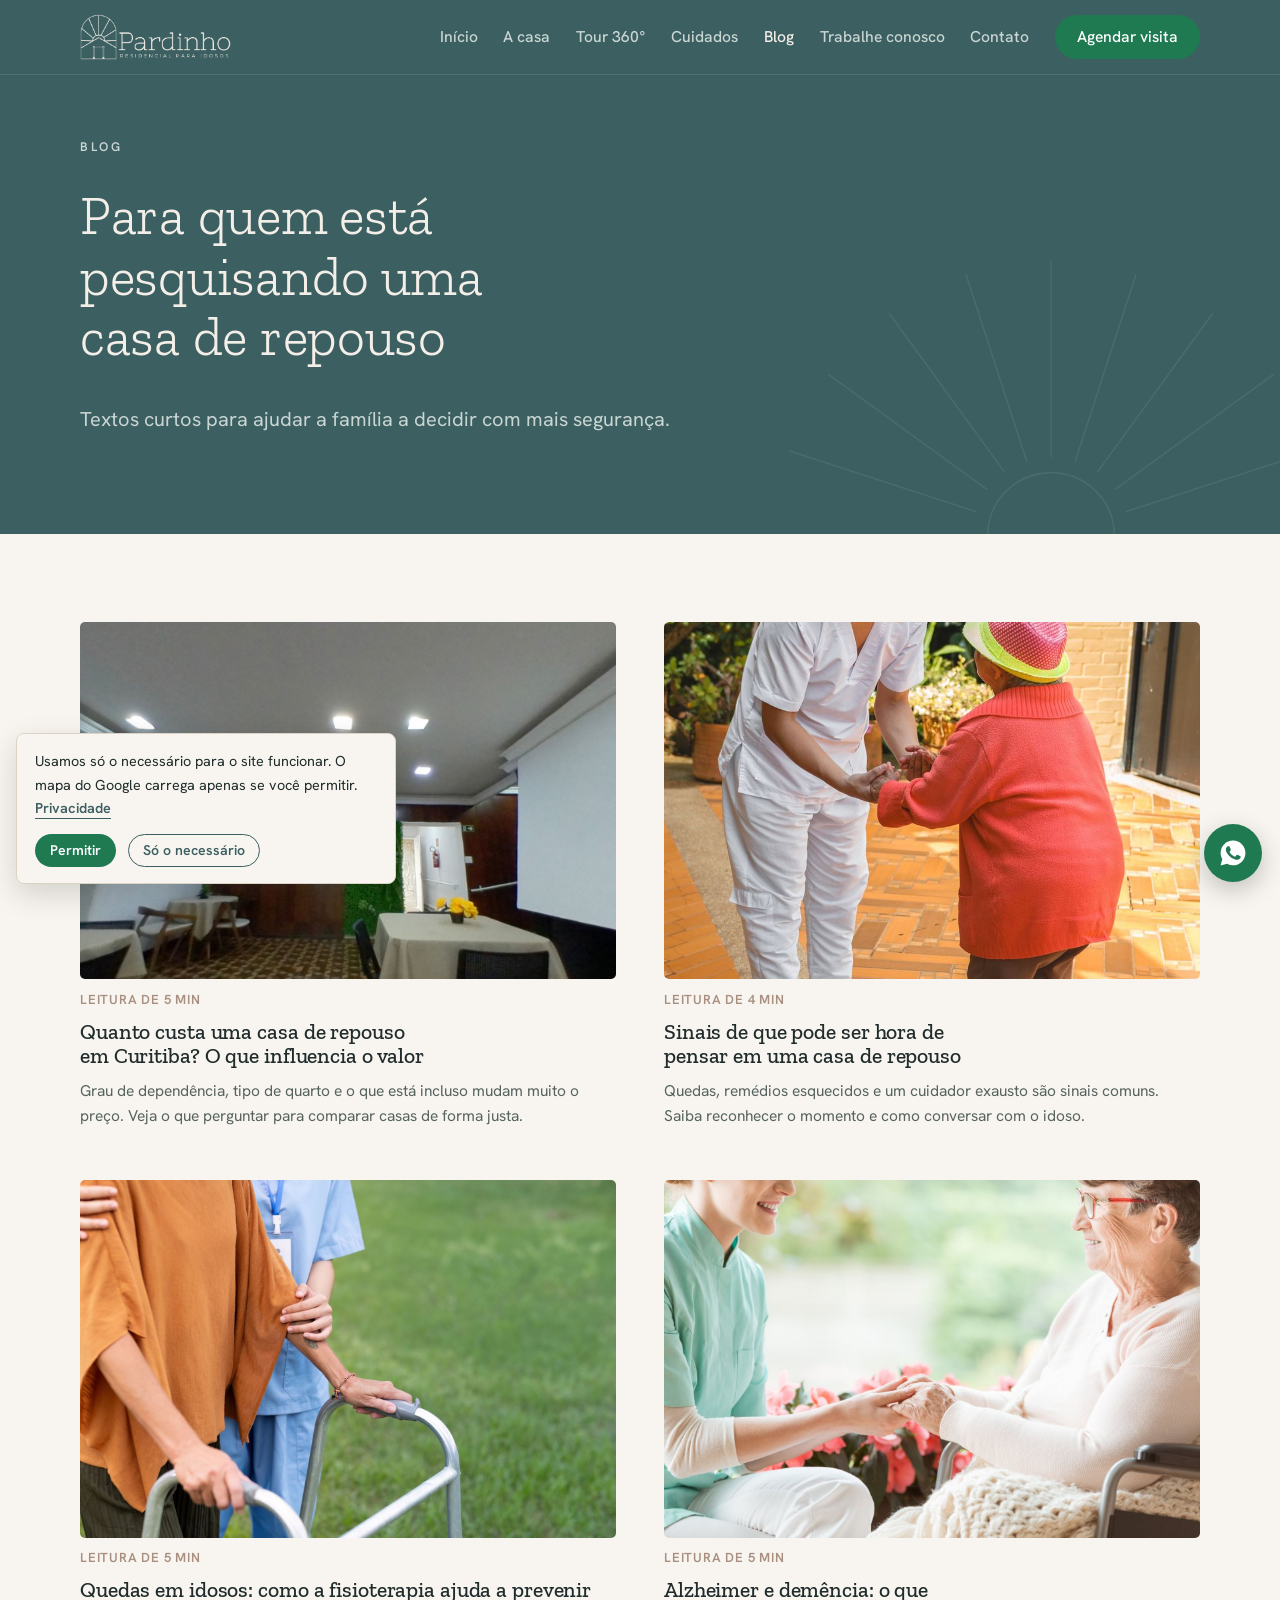
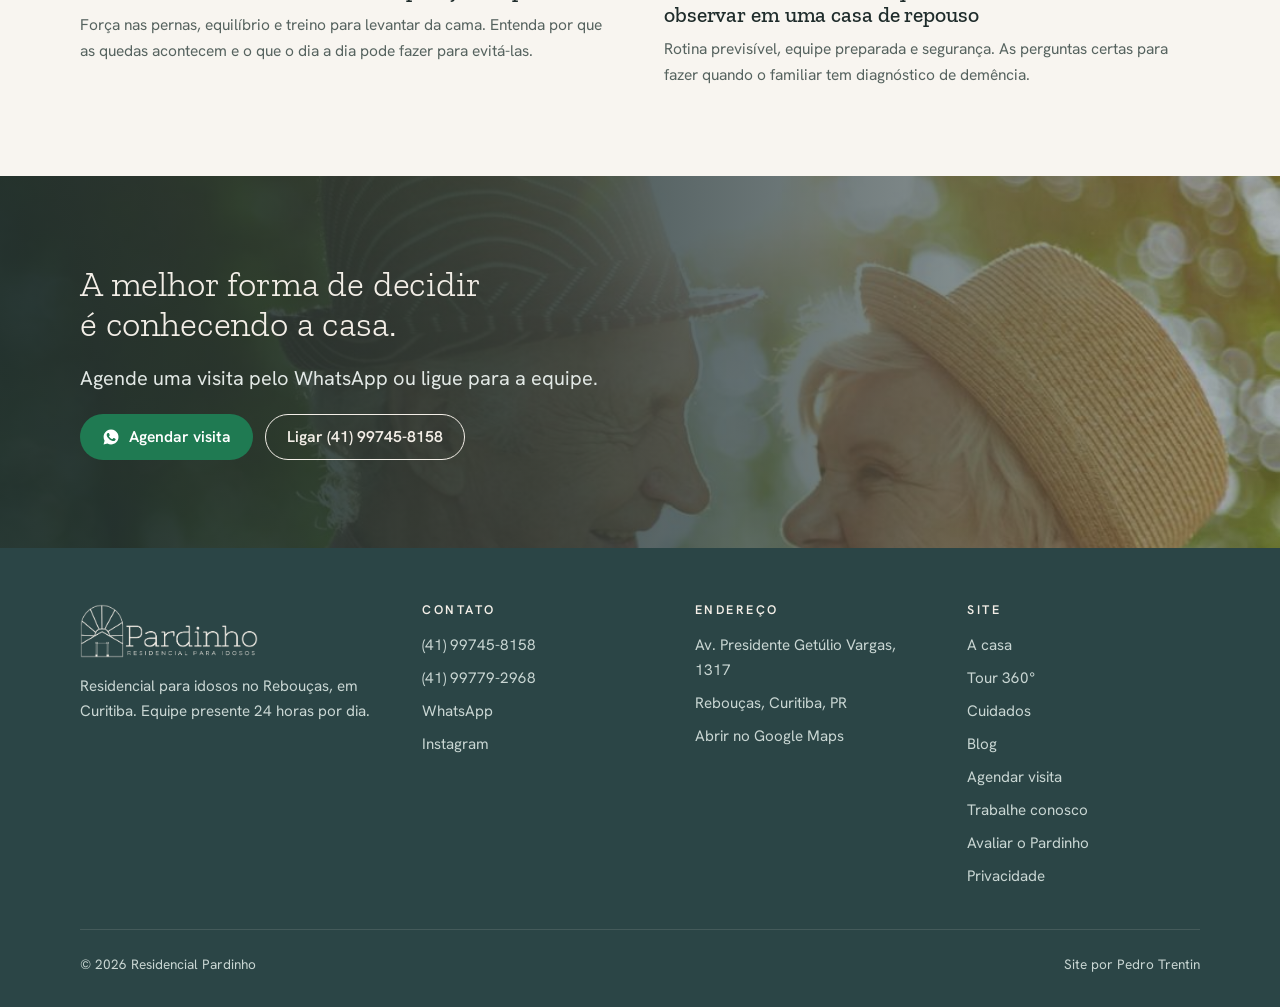
<file: blog.html>
<!doctype html><html lang="pt-BR"><head><meta charset="utf-8"><meta name="viewport" content="width=device-width,initial-scale=1,viewport-fit=cover">
<title>Blog | Residencial Pardinho</title><meta name="description" content="Dicas para escolher uma casa de repouso em Curitiba e ajudar o idoso na adaptação."><link rel="canonical" href="https://residencialpardinho.com.br/blog">
<meta property="og:type" content="website"><meta property="og:locale" content="pt_BR"><meta property="og:title" content="Blog | Residencial Pardinho"><meta property="og:description" content="Dicas para escolher uma casa de repouso em Curitiba e ajudar o idoso na adaptação."><meta property="og:url" content="https://residencialpardinho.com.br/blog"><meta property="og:image" content="https://residencialpardinho.com.br/img/og.jpg">
<meta name="theme-color" content="#3C5F61"><link rel="icon" href="/img/icone.png"><link rel="preconnect" href="https://fonts.googleapis.com"><link rel="preconnect" href="https://fonts.gstatic.com" crossorigin><link rel="stylesheet" href="https://fonts.googleapis.com/css2?family=Hanken+Grotesk:wght@400;500;600&family=Zilla+Slab:wght@300;400;500&display=swap"><link rel="stylesheet" href="/assets/site.css?v=202610271644"><script type="application/ld+json">{"@context": "https://schema.org", "@type": "LocalBusiness", "name": "Residencial Pardinho", "alternateName": "Residencial Pardinho Casa de Repouso", "description": "Casa de repouso e residencial para idosos no Rebouças, Curitiba, com equipe 24 horas, fisioterapia e educador físico.", "url": "https://residencialpardinho.com.br/", "logo": "https://residencialpardinho.com.br/img/icone.png", "image": "https://residencialpardinho.com.br/img/og.jpg", "telephone": "+5541997458158", "address": {"@type": "PostalAddress", "streetAddress": "Av. Presidente Getúlio Vargas, 1317", "addressLocality": "Curitiba", "addressRegion": "PR", "addressCountry": "BR"}, "areaServed": "Curitiba", "sameAs": ["https://www.instagram.com/resindecial_pardinho/"], "openingHours": "Mo-Su 00:00-23:59"}</script></head>
<body><header class="top"><div class="wrap">
<a class="brand" href="/" aria-label="Residencial Pardinho, página inicial"><img src="/img/logo-claro.png?v=5b5de55d" alt="Residencial Pardinho, residencial para idosos" width="300" height="91"></a>
<button class="menu-btn" type="button" aria-expanded="false" aria-controls="nav">Menu</button>
<nav class="nav" id="nav" aria-label="Principal"><a href="/">Início</a><a href="/a-casa">A casa</a><a href="/tour">Tour 360°</a><a href="/cuidados">Cuidados</a><a href="/blog" aria-current="page">Blog</a><a href="/trabalhe-conosco">Trabalhe conosco</a><a href="/contato">Contato</a><a class="btn btn-wa" href="/visita">Agendar visita</a></nav>
</div></header><main><section class="band hero page-head"><svg class="rays" viewBox="-30 -30 1060 530" aria-hidden="true" fill="none" stroke="currentColor" stroke-width="3" stroke-linecap="round"><path d="M 380 500 A 120 120 0 0 1 620 500" /><line x1="650.0" y1="500.0" x2="1020.0" y2="500.0" /><line x1="642.7" y1="453.6" x2="994.5" y2="339.3" /><line x1="621.4" y1="411.8" x2="920.7" y2="194.4" /><line x1="588.2" y1="378.6" x2="805.6" y2="79.3" /><line x1="546.4" y1="357.3" x2="660.7" y2="5.5" /><line x1="500.0" y1="350.0" x2="500.0" y2="-20.0" /><line x1="453.6" y1="357.3" x2="339.3" y2="5.5" /><line x1="411.8" y1="378.6" x2="194.4" y2="79.3" /><line x1="378.6" y1="411.8" x2="79.3" y2="194.4" /><line x1="357.3" y1="453.6" x2="5.5" y2="339.3" /><line x1="350.0" y1="500.0" x2="-20.0" y2="500.0" /></svg><div class="wrap"><span class="eyebrow">Blog</span><h1>Para quem está pesquisando uma casa de repouso</h1><p class="lead">Textos curtos para ajudar a família a decidir com mais segurança.</p></div></section>
<section class="sec"><div class="wrap"><ul class="posts posts-2"><li><a href="/blog/quanto-custa-casa-de-repouso-curitiba"><img src="/img/refeitorio.jpg?v=3f4ec59a" alt="" loading="lazy"><span class="meta">Leitura de 5 min</span><h3>Quanto custa uma casa de repouso em Curitiba? O que influencia o valor</h3><p>Grau de dependência, tipo de quarto e o que está incluso mudam muito o preço. Veja o que perguntar para comparar casas de forma justa.</p></a></li><li><a href="/blog/sinais-hora-de-casa-de-repouso"><img src="/img/cumprimento.jpg?v=9499a8d5" alt="" loading="lazy"><span class="meta">Leitura de 4 min</span><h3>Sinais de que pode ser hora de pensar em uma casa de repouso</h3><p>Quedas, remédios esquecidos e um cuidador exausto são sinais comuns. Saiba reconhecer o momento e como conversar com o idoso.</p></a></li><li><a href="/blog/quedas-em-idosos-fisioterapia"><img src="/img/andador-maos.jpg?v=65764f02" alt="" loading="lazy"><span class="meta">Leitura de 5 min</span><h3>Quedas em idosos: como a fisioterapia ajuda a prevenir</h3><p>Força nas pernas, equilíbrio e treino para levantar da cama. Entenda por que as quedas acontecem e o que o dia a dia pode fazer para evitá-las.</p></a></li><li><a href="/blog/alzheimer-demencia-casa-de-repouso"><img src="/img/maos.jpg?v=5414c47d" alt="" loading="lazy"><span class="meta">Leitura de 5 min</span><h3>Alzheimer e demência: o que observar em uma casa de repouso</h3><p>Rotina previsível, equipe preparada e segurança. As perguntas certas para fazer quando o familiar tem diagnóstico de demência.</p></a></li></ul></div></section>
<section class="cta-photo"><img class="hero-bg" src="/img/casal-flores.jpg?v=e35f05a2" alt="" loading="lazy"><div class="hero-shade"></div><div class="wrap"><div class="hero-text"><h2>A melhor forma de decidir é conhecendo a casa.</h2><p class="lead">Agende uma visita pelo WhatsApp ou ligue para a equipe.</p>
<div class="actions"><a class="btn btn-wa" href="https://wa.me/5541997458158?text=Ol%C3%A1!%20Vim%20pelo%20site%20e%20gostaria%20de%20agendar%20uma%20visita%20ao%20Residencial%20Pardinho." target="_blank" rel="noopener"><svg viewBox="0 0 24 24" aria-hidden="true" fill="currentColor"><path d="M12.04 2C6.58 2 2.13 6.45 2.13 11.91c0 1.75.46 3.45 1.32 4.95L2.05 22l5.25-1.38a9.9 9.9 0 0 0 4.74 1.21c5.46 0 9.91-4.45 9.91-9.91C21.95 6.45 17.5 2 12.04 2Zm5.8 14.06c-.24.68-1.42 1.3-1.95 1.36-.5.06-1.13.09-1.83-.12-.42-.13-.96-.31-1.65-.61-2.9-1.25-4.8-4.17-4.94-4.36-.14-.2-1.18-1.57-1.18-3 0-1.42.75-2.12 1.01-2.41.27-.29.58-.36.78-.36h.56c.18 0 .42-.07.66.5.24.58.82 2 .89 2.14.07.15.12.32.02.51-.1.2-.15.32-.29.49-.15.17-.31.38-.44.51-.15.15-.3.3-.13.6.17.29.76 1.25 1.63 2.03 1.12 1 2.07 1.31 2.36 1.46.29.14.46.12.63-.08.17-.19.73-.85.92-1.14.2-.29.39-.24.66-.15.27.1 1.7.8 2 .95.29.14.48.22.55.34.07.12.07.7-.17 1.38Z"/></svg>Agendar visita</a><a class="btn btn-line" href="tel:+5541997458158">Ligar (41) 99745-8158</a></div></div></div></section></main><footer class="foot"><div class="wrap">
<div><img src="/img/logo-claro.png?v=5b5de55d" alt="Residencial Pardinho" width="300" height="91" loading="lazy">
<p>Residencial para idosos no Rebouças, em Curitiba. Equipe presente 24 horas por dia.</p></div>
<div><h4>Contato</h4><ul><li><a href="tel:+5541997458158">(41) 99745-8158</a></li><li><a href="tel:+5541997792968">(41) 99779-2968</a></li>
<li><a href="https://wa.me/5541997458158?text=Ol%C3%A1!%20Vim%20pelo%20site%20e%20gostaria%20de%20saber%20mais%20sobre%20o%20Residencial%20Pardinho." target="_blank" rel="noopener">WhatsApp</a></li><li><a href="https://www.instagram.com/resindecial_pardinho/" target="_blank" rel="noopener">Instagram</a></li></ul></div>
<div><h4>Endereço</h4><ul><li>Av. Presidente Getúlio Vargas, 1317</li><li>Rebouças, Curitiba, PR</li><li><a href="https://maps.google.com/?cid=12011427755984380105" target="_blank" rel="noopener">Abrir no Google Maps</a></li></ul></div>
<div><h4>Site</h4><ul><li><a href="/a-casa">A casa</a></li><li><a href="/tour">Tour 360°</a></li><li><a href="/cuidados">Cuidados</a></li><li><a href="/blog">Blog</a></li><li><a href="/visita">Agendar visita</a></li><li><a href="/trabalhe-conosco">Trabalhe conosco</a></li><li><a href="/avaliar">Avaliar o Pardinho</a></li><li><a href="/privacidade">Privacidade</a></li></ul></div>
<div class="legal"><span>© 2026 Residencial Pardinho</span><span>Site por Pedro Trentin</span></div>
</div></footer>
<a class="wa-float" href="https://wa.me/5541997458158?text=Ol%C3%A1!%20Vim%20pelo%20site%20e%20gostaria%20de%20saber%20mais%20sobre%20o%20Residencial%20Pardinho." target="_blank" rel="noopener" aria-label="Conversar pelo WhatsApp"><svg viewBox="0 0 24 24" aria-hidden="true" fill="currentColor"><path d="M12.04 2C6.58 2 2.13 6.45 2.13 11.91c0 1.75.46 3.45 1.32 4.95L2.05 22l5.25-1.38a9.9 9.9 0 0 0 4.74 1.21c5.46 0 9.91-4.45 9.91-9.91C21.95 6.45 17.5 2 12.04 2Zm5.8 14.06c-.24.68-1.42 1.3-1.95 1.36-.5.06-1.13.09-1.83-.12-.42-.13-.96-.31-1.65-.61-2.9-1.25-4.8-4.17-4.94-4.36-.14-.2-1.18-1.57-1.18-3 0-1.42.75-2.12 1.01-2.41.27-.29.58-.36.78-.36h.56c.18 0 .42-.07.66.5.24.58.82 2 .89 2.14.07.15.12.32.02.51-.1.2-.15.32-.29.49-.15.17-.31.38-.44.51-.15.15-.3.3-.13.6.17.29.76 1.25 1.63 2.03 1.12 1 2.07 1.31 2.36 1.46.29.14.46.12.63-.08.17-.19.73-.85.92-1.14.2-.29.39-.24.66-.15.27.1 1.7.8 2 .95.29.14.48.22.55.34.07.12.07.7-.17 1.38Z"/></svg></a>
<div class="cookies" hidden><p>Usamos só o necessário para o site funcionar. O mapa do Google carrega apenas se você permitir. <a class="link" href="/privacidade">Privacidade</a></p>
<div class="actions"><button class="btn btn-wa" type="button" data-ck="all">Permitir</button><button class="btn btn-line" type="button" data-ck="min">Só o necessário</button></div></div><script src="/assets/site.js?v=202610271644" defer></script></body></html>
</file>
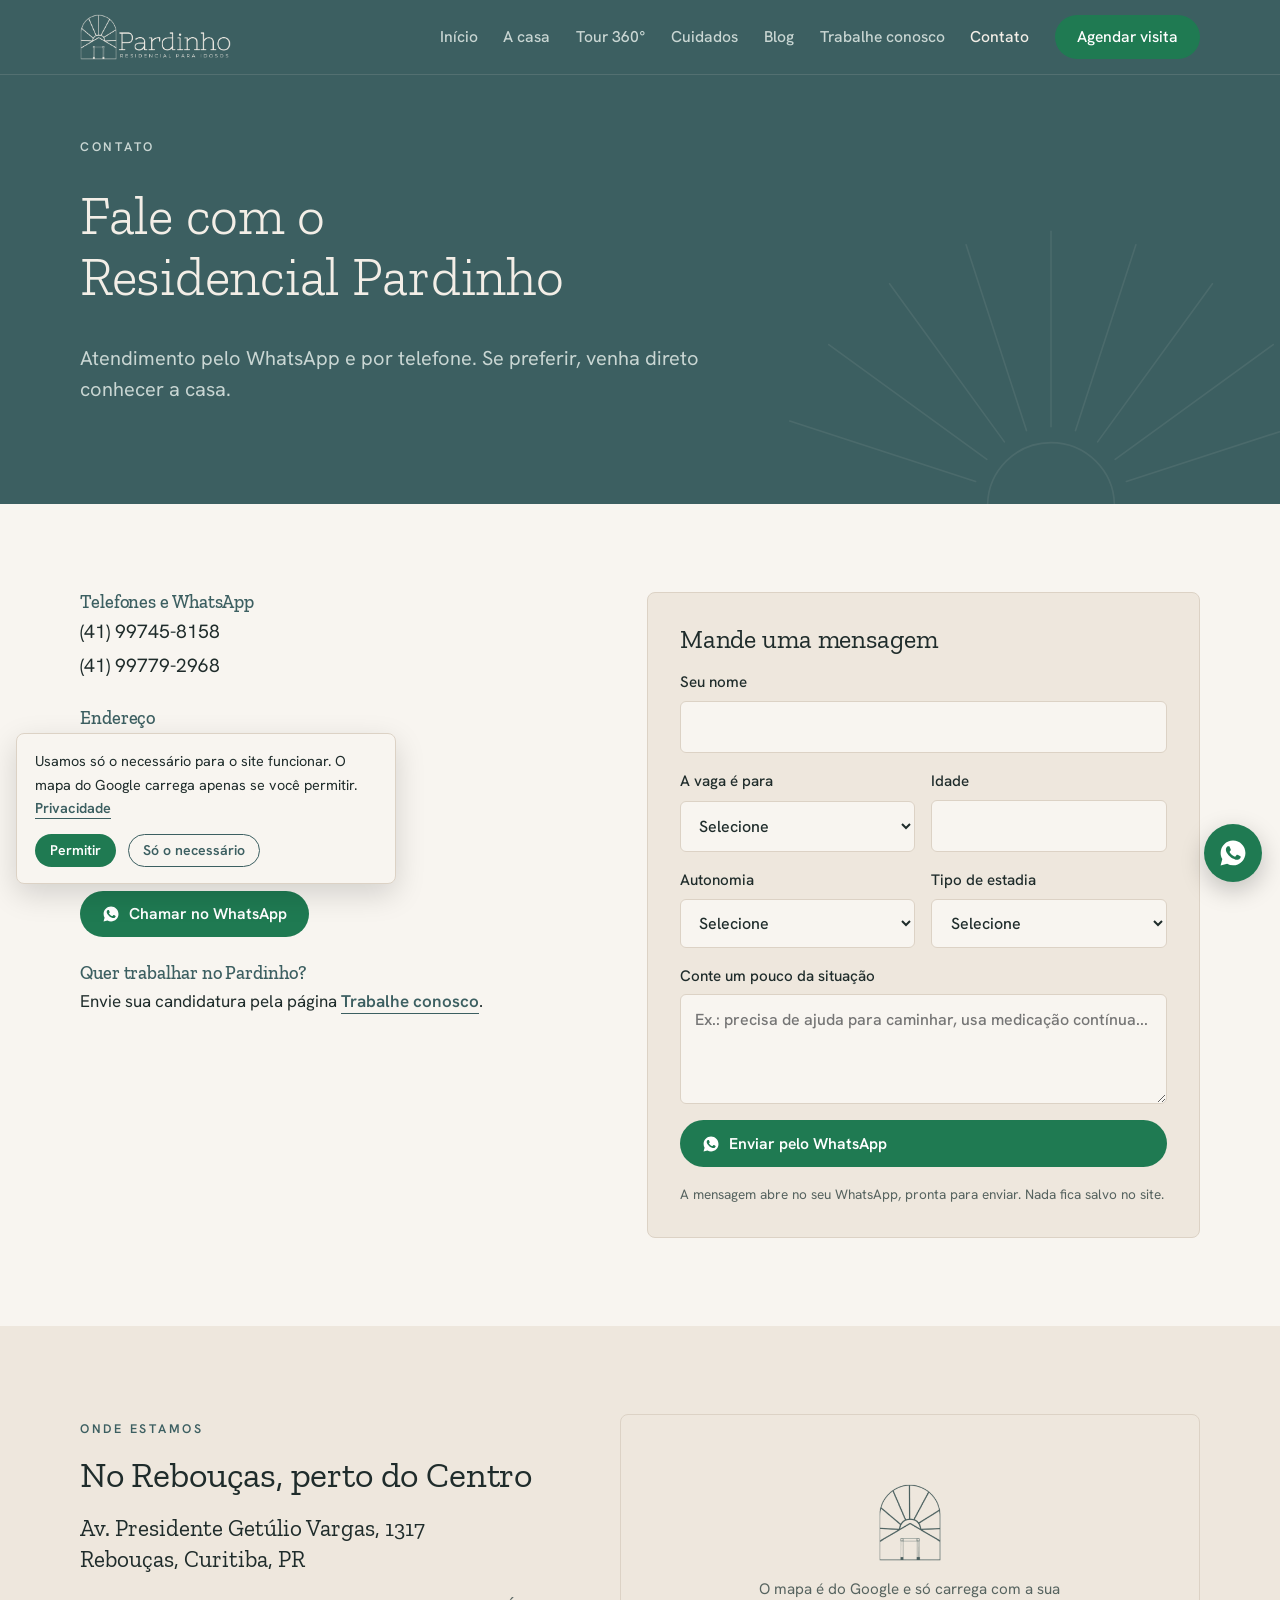
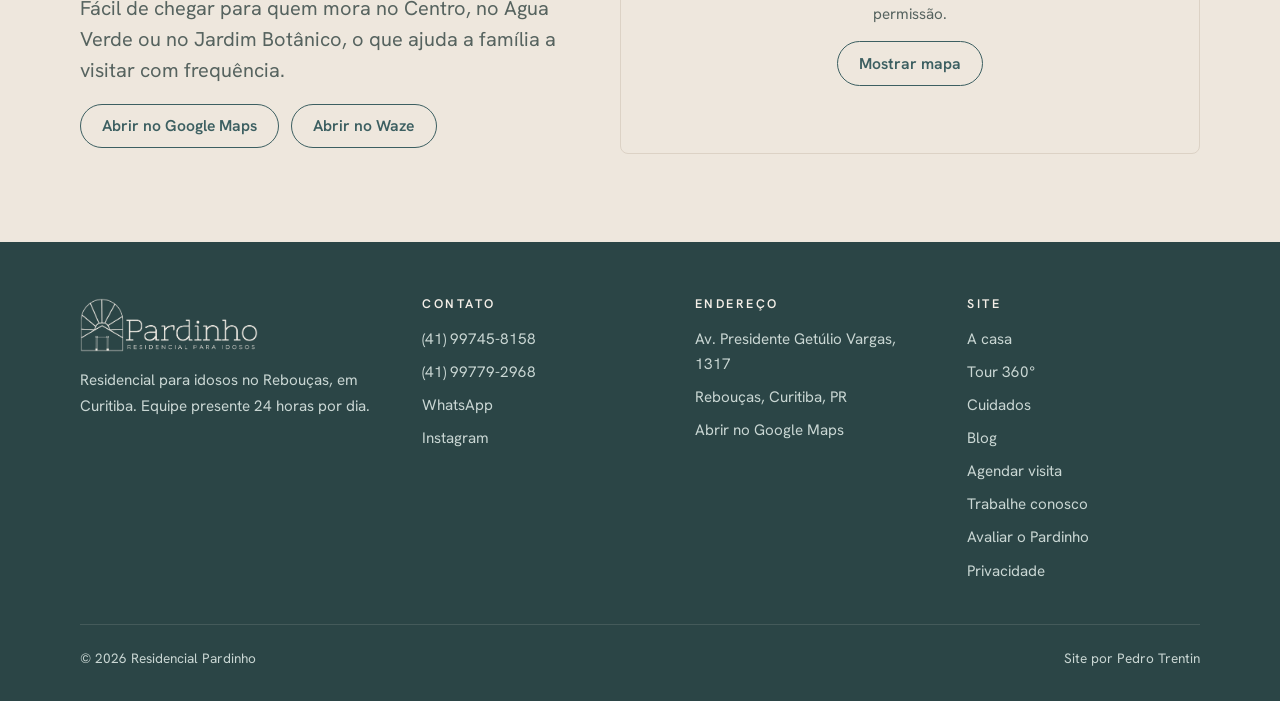
<file: contato.html>
<!doctype html><html lang="pt-BR"><head><meta charset="utf-8"><meta name="viewport" content="width=device-width,initial-scale=1,viewport-fit=cover">
<title>Contato | Residencial Pardinho, casa de repouso no Rebouças</title><meta name="description" content="Telefone e WhatsApp (41) 99745-8158. Av. Presidente Getúlio Vargas, 1317, Rebouças, Curitiba."><link rel="canonical" href="https://residencialpardinho.com.br/contato">
<meta property="og:type" content="website"><meta property="og:locale" content="pt_BR"><meta property="og:title" content="Contato | Residencial Pardinho, casa de repouso no Rebouças"><meta property="og:description" content="Telefone e WhatsApp (41) 99745-8158. Av. Presidente Getúlio Vargas, 1317, Rebouças, Curitiba."><meta property="og:url" content="https://residencialpardinho.com.br/contato"><meta property="og:image" content="https://residencialpardinho.com.br/img/og.jpg">
<meta name="theme-color" content="#3C5F61"><link rel="icon" href="/img/icone.png"><link rel="preconnect" href="https://fonts.googleapis.com"><link rel="preconnect" href="https://fonts.gstatic.com" crossorigin><link rel="stylesheet" href="https://fonts.googleapis.com/css2?family=Hanken+Grotesk:wght@400;500;600&family=Zilla+Slab:wght@300;400;500&display=swap"><link rel="stylesheet" href="/assets/site.css?v=202610271644"><script type="application/ld+json">{"@context": "https://schema.org", "@type": "LocalBusiness", "name": "Residencial Pardinho", "alternateName": "Residencial Pardinho Casa de Repouso", "description": "Casa de repouso e residencial para idosos no Rebouças, Curitiba, com equipe 24 horas, fisioterapia e educador físico.", "url": "https://residencialpardinho.com.br/", "logo": "https://residencialpardinho.com.br/img/icone.png", "image": "https://residencialpardinho.com.br/img/og.jpg", "telephone": "+5541997458158", "address": {"@type": "PostalAddress", "streetAddress": "Av. Presidente Getúlio Vargas, 1317", "addressLocality": "Curitiba", "addressRegion": "PR", "addressCountry": "BR"}, "areaServed": "Curitiba", "sameAs": ["https://www.instagram.com/resindecial_pardinho/"], "openingHours": "Mo-Su 00:00-23:59"}</script></head>
<body><header class="top"><div class="wrap">
<a class="brand" href="/" aria-label="Residencial Pardinho, página inicial"><img src="/img/logo-claro.png?v=5b5de55d" alt="Residencial Pardinho, residencial para idosos" width="300" height="91"></a>
<button class="menu-btn" type="button" aria-expanded="false" aria-controls="nav">Menu</button>
<nav class="nav" id="nav" aria-label="Principal"><a href="/">Início</a><a href="/a-casa">A casa</a><a href="/tour">Tour 360°</a><a href="/cuidados">Cuidados</a><a href="/blog">Blog</a><a href="/trabalhe-conosco">Trabalhe conosco</a><a href="/contato" aria-current="page">Contato</a><a class="btn btn-wa" href="/visita">Agendar visita</a></nav>
</div></header><main><section class="band hero page-head"><svg class="rays" viewBox="-30 -30 1060 530" aria-hidden="true" fill="none" stroke="currentColor" stroke-width="3" stroke-linecap="round"><path d="M 380 500 A 120 120 0 0 1 620 500" /><line x1="650.0" y1="500.0" x2="1020.0" y2="500.0" /><line x1="642.7" y1="453.6" x2="994.5" y2="339.3" /><line x1="621.4" y1="411.8" x2="920.7" y2="194.4" /><line x1="588.2" y1="378.6" x2="805.6" y2="79.3" /><line x1="546.4" y1="357.3" x2="660.7" y2="5.5" /><line x1="500.0" y1="350.0" x2="500.0" y2="-20.0" /><line x1="453.6" y1="357.3" x2="339.3" y2="5.5" /><line x1="411.8" y1="378.6" x2="194.4" y2="79.3" /><line x1="378.6" y1="411.8" x2="79.3" y2="194.4" /><line x1="357.3" y1="453.6" x2="5.5" y2="339.3" /><line x1="350.0" y1="500.0" x2="-20.0" y2="500.0" /></svg><div class="wrap"><span class="eyebrow">Contato</span><h1>Fale com o Residencial Pardinho</h1><p class="lead">Atendimento pelo WhatsApp e por telefone. Se preferir, venha direto conhecer a casa.</p></div></section>
<section class="sec"><div class="wrap contact">
<div class="info">
<div><h3>Telefones e WhatsApp</h3><div class="phones"><a href="tel:+5541997458158">(41) 99745-8158</a><a href="tel:+5541997792968">(41) 99779-2968</a></div></div>
<div><h3>Endereço</h3><p>Av. Presidente Getúlio Vargas, 1317<br>Rebouças, Curitiba, PR</p></div>
<div><h3>Instagram</h3><p><a class="link" href="https://www.instagram.com/resindecial_pardinho/" target="_blank" rel="noopener">@resindecial_pardinho</a></p></div>
<div class="actions"><a class="btn btn-wa" href="https://wa.me/5541997458158?text=Ol%C3%A1!%20Vim%20pelo%20site%20e%20gostaria%20de%20saber%20mais%20sobre%20o%20Residencial%20Pardinho." target="_blank" rel="noopener"><svg viewBox="0 0 24 24" aria-hidden="true" fill="currentColor"><path d="M12.04 2C6.58 2 2.13 6.45 2.13 11.91c0 1.75.46 3.45 1.32 4.95L2.05 22l5.25-1.38a9.9 9.9 0 0 0 4.74 1.21c5.46 0 9.91-4.45 9.91-9.91C21.95 6.45 17.5 2 12.04 2Zm5.8 14.06c-.24.68-1.42 1.3-1.95 1.36-.5.06-1.13.09-1.83-.12-.42-.13-.96-.31-1.65-.61-2.9-1.25-4.8-4.17-4.94-4.36-.14-.2-1.18-1.57-1.18-3 0-1.42.75-2.12 1.01-2.41.27-.29.58-.36.78-.36h.56c.18 0 .42-.07.66.5.24.58.82 2 .89 2.14.07.15.12.32.02.51-.1.2-.15.32-.29.49-.15.17-.31.38-.44.51-.15.15-.3.3-.13.6.17.29.76 1.25 1.63 2.03 1.12 1 2.07 1.31 2.36 1.46.29.14.46.12.63-.08.17-.19.73-.85.92-1.14.2-.29.39-.24.66-.15.27.1 1.7.8 2 .95.29.14.48.22.55.34.07.12.07.7-.17 1.38Z"/></svg>Chamar no WhatsApp</a></div>
<div><h3>Quer trabalhar no Pardinho?</h3><p>Envie sua candidatura pela página <a class="link" href="/trabalhe-conosco">Trabalhe conosco</a>.</p></div>
</div>
<form class="wa">
<h2>Mande uma mensagem</h2>
<label for="f-nome-c">Seu nome<input id="f-nome-c" name="nome" autocomplete="name" required></label>
<div class="two"><label for="f-para-c">A vaga é para<select id="f-para-c" name="para"><option value="">Selecione</option><option>minha mãe</option><option>meu pai</option><option>minha avó</option><option>meu avô</option><option>outro familiar</option><option>mim</option></select></label>
<label for="f-idade-c">Idade<input id="f-idade-c" name="idade" inputmode="numeric" maxlength="3"></label></div>
<div class="two"><label for="f-aut-c">Autonomia<select id="f-aut-c" name="aut"><option value="">Selecione</option><option>independente</option><option>precisa de ajuda em algumas atividades</option><option>precisa de ajuda em quase tudo</option></select></label>
<label for="f-est-c">Tipo de estadia<select id="f-est-c" name="est"><option value="">Selecione</option><option>moradia permanente</option><option>temporária</option><option>recuperação pós-cirurgia</option><option>ainda não sei</option></select></label></div>
<label for="f-msg-c">Conte um pouco da situação<textarea id="f-msg-c" name="msg" placeholder="Ex.: precisa de ajuda para caminhar, usa medicação contínua..."></textarea></label>
<button class="btn btn-wa" type="submit"><svg viewBox="0 0 24 24" aria-hidden="true" fill="currentColor"><path d="M12.04 2C6.58 2 2.13 6.45 2.13 11.91c0 1.75.46 3.45 1.32 4.95L2.05 22l5.25-1.38a9.9 9.9 0 0 0 4.74 1.21c5.46 0 9.91-4.45 9.91-9.91C21.95 6.45 17.5 2 12.04 2Zm5.8 14.06c-.24.68-1.42 1.3-1.95 1.36-.5.06-1.13.09-1.83-.12-.42-.13-.96-.31-1.65-.61-2.9-1.25-4.8-4.17-4.94-4.36-.14-.2-1.18-1.57-1.18-3 0-1.42.75-2.12 1.01-2.41.27-.29.58-.36.78-.36h.56c.18 0 .42-.07.66.5.24.58.82 2 .89 2.14.07.15.12.32.02.51-.1.2-.15.32-.29.49-.15.17-.31.38-.44.51-.15.15-.3.3-.13.6.17.29.76 1.25 1.63 2.03 1.12 1 2.07 1.31 2.36 1.46.29.14.46.12.63-.08.17-.19.73-.85.92-1.14.2-.29.39-.24.66-.15.27.1 1.7.8 2 .95.29.14.48.22.55.34.07.12.07.7-.17 1.38Z"/></svg>Enviar pelo WhatsApp</button>
<small>A mensagem abre no seu WhatsApp, pronta para enviar. Nada fica salvo no site.</small>
</form>
</div></section>
<div class="sec-alt"><section class="sec"><div class="wrap where">
<div class="text"><span class="eyebrow">Onde estamos</span><h2>No Rebouças, perto do Centro</h2>
<p class="addr">Av. Presidente Getúlio Vargas, 1317<br>Rebouças, Curitiba, PR</p>
<p class="lead">Fácil de chegar para quem mora no Centro, no Água Verde ou no Jardim Botânico, o que ajuda a família a visitar com frequência.</p>
<div class="actions"><a class="btn btn-line" href="https://maps.google.com/?cid=12011427755984380105" target="_blank" rel="noopener">Abrir no Google Maps</a><a class="btn btn-line" href="https://waze.com/ul?q=Av.%20Presidente%20Get%C3%BAlio%20Vargas%201317%20Curitiba" target="_blank" rel="noopener">Abrir no Waze</a></div></div>
<div class="map" data-src="https://www.google.com/maps?q=Av.+Presidente+Get%C3%BAlio+Vargas,+1317+-+Rebou%C3%A7as,+Curitiba+-+PR&output=embed"><div class="map-cta"><img src="/img/marca-escura.png?v=23795fe1" alt="" width="64" height="79"><p>O mapa é do Google e só carrega com a sua permissão.</p><button class="btn btn-line" type="button" data-load-map>Mostrar mapa</button></div></div>
</div></section></div></main><footer class="foot"><div class="wrap">
<div><img src="/img/logo-claro.png?v=5b5de55d" alt="Residencial Pardinho" width="300" height="91" loading="lazy">
<p>Residencial para idosos no Rebouças, em Curitiba. Equipe presente 24 horas por dia.</p></div>
<div><h4>Contato</h4><ul><li><a href="tel:+5541997458158">(41) 99745-8158</a></li><li><a href="tel:+5541997792968">(41) 99779-2968</a></li>
<li><a href="https://wa.me/5541997458158?text=Ol%C3%A1!%20Vim%20pelo%20site%20e%20gostaria%20de%20saber%20mais%20sobre%20o%20Residencial%20Pardinho." target="_blank" rel="noopener">WhatsApp</a></li><li><a href="https://www.instagram.com/resindecial_pardinho/" target="_blank" rel="noopener">Instagram</a></li></ul></div>
<div><h4>Endereço</h4><ul><li>Av. Presidente Getúlio Vargas, 1317</li><li>Rebouças, Curitiba, PR</li><li><a href="https://maps.google.com/?cid=12011427755984380105" target="_blank" rel="noopener">Abrir no Google Maps</a></li></ul></div>
<div><h4>Site</h4><ul><li><a href="/a-casa">A casa</a></li><li><a href="/tour">Tour 360°</a></li><li><a href="/cuidados">Cuidados</a></li><li><a href="/blog">Blog</a></li><li><a href="/visita">Agendar visita</a></li><li><a href="/trabalhe-conosco">Trabalhe conosco</a></li><li><a href="/avaliar">Avaliar o Pardinho</a></li><li><a href="/privacidade">Privacidade</a></li></ul></div>
<div class="legal"><span>© 2026 Residencial Pardinho</span><span>Site por Pedro Trentin</span></div>
</div></footer>
<a class="wa-float" href="https://wa.me/5541997458158?text=Ol%C3%A1!%20Vim%20pelo%20site%20e%20gostaria%20de%20saber%20mais%20sobre%20o%20Residencial%20Pardinho." target="_blank" rel="noopener" aria-label="Conversar pelo WhatsApp"><svg viewBox="0 0 24 24" aria-hidden="true" fill="currentColor"><path d="M12.04 2C6.58 2 2.13 6.45 2.13 11.91c0 1.75.46 3.45 1.32 4.95L2.05 22l5.25-1.38a9.9 9.9 0 0 0 4.74 1.21c5.46 0 9.91-4.45 9.91-9.91C21.95 6.45 17.5 2 12.04 2Zm5.8 14.06c-.24.68-1.42 1.3-1.95 1.36-.5.06-1.13.09-1.83-.12-.42-.13-.96-.31-1.65-.61-2.9-1.25-4.8-4.17-4.94-4.36-.14-.2-1.18-1.57-1.18-3 0-1.42.75-2.12 1.01-2.41.27-.29.58-.36.78-.36h.56c.18 0 .42-.07.66.5.24.58.82 2 .89 2.14.07.15.12.32.02.51-.1.2-.15.32-.29.49-.15.17-.31.38-.44.51-.15.15-.3.3-.13.6.17.29.76 1.25 1.63 2.03 1.12 1 2.07 1.31 2.36 1.46.29.14.46.12.63-.08.17-.19.73-.85.92-1.14.2-.29.39-.24.66-.15.27.1 1.7.8 2 .95.29.14.48.22.55.34.07.12.07.7-.17 1.38Z"/></svg></a>
<div class="cookies" hidden><p>Usamos só o necessário para o site funcionar. O mapa do Google carrega apenas se você permitir. <a class="link" href="/privacidade">Privacidade</a></p>
<div class="actions"><button class="btn btn-wa" type="button" data-ck="all">Permitir</button><button class="btn btn-line" type="button" data-ck="min">Só o necessário</button></div></div><script src="/assets/site.js?v=202610271644" defer></script></body></html>
</file>
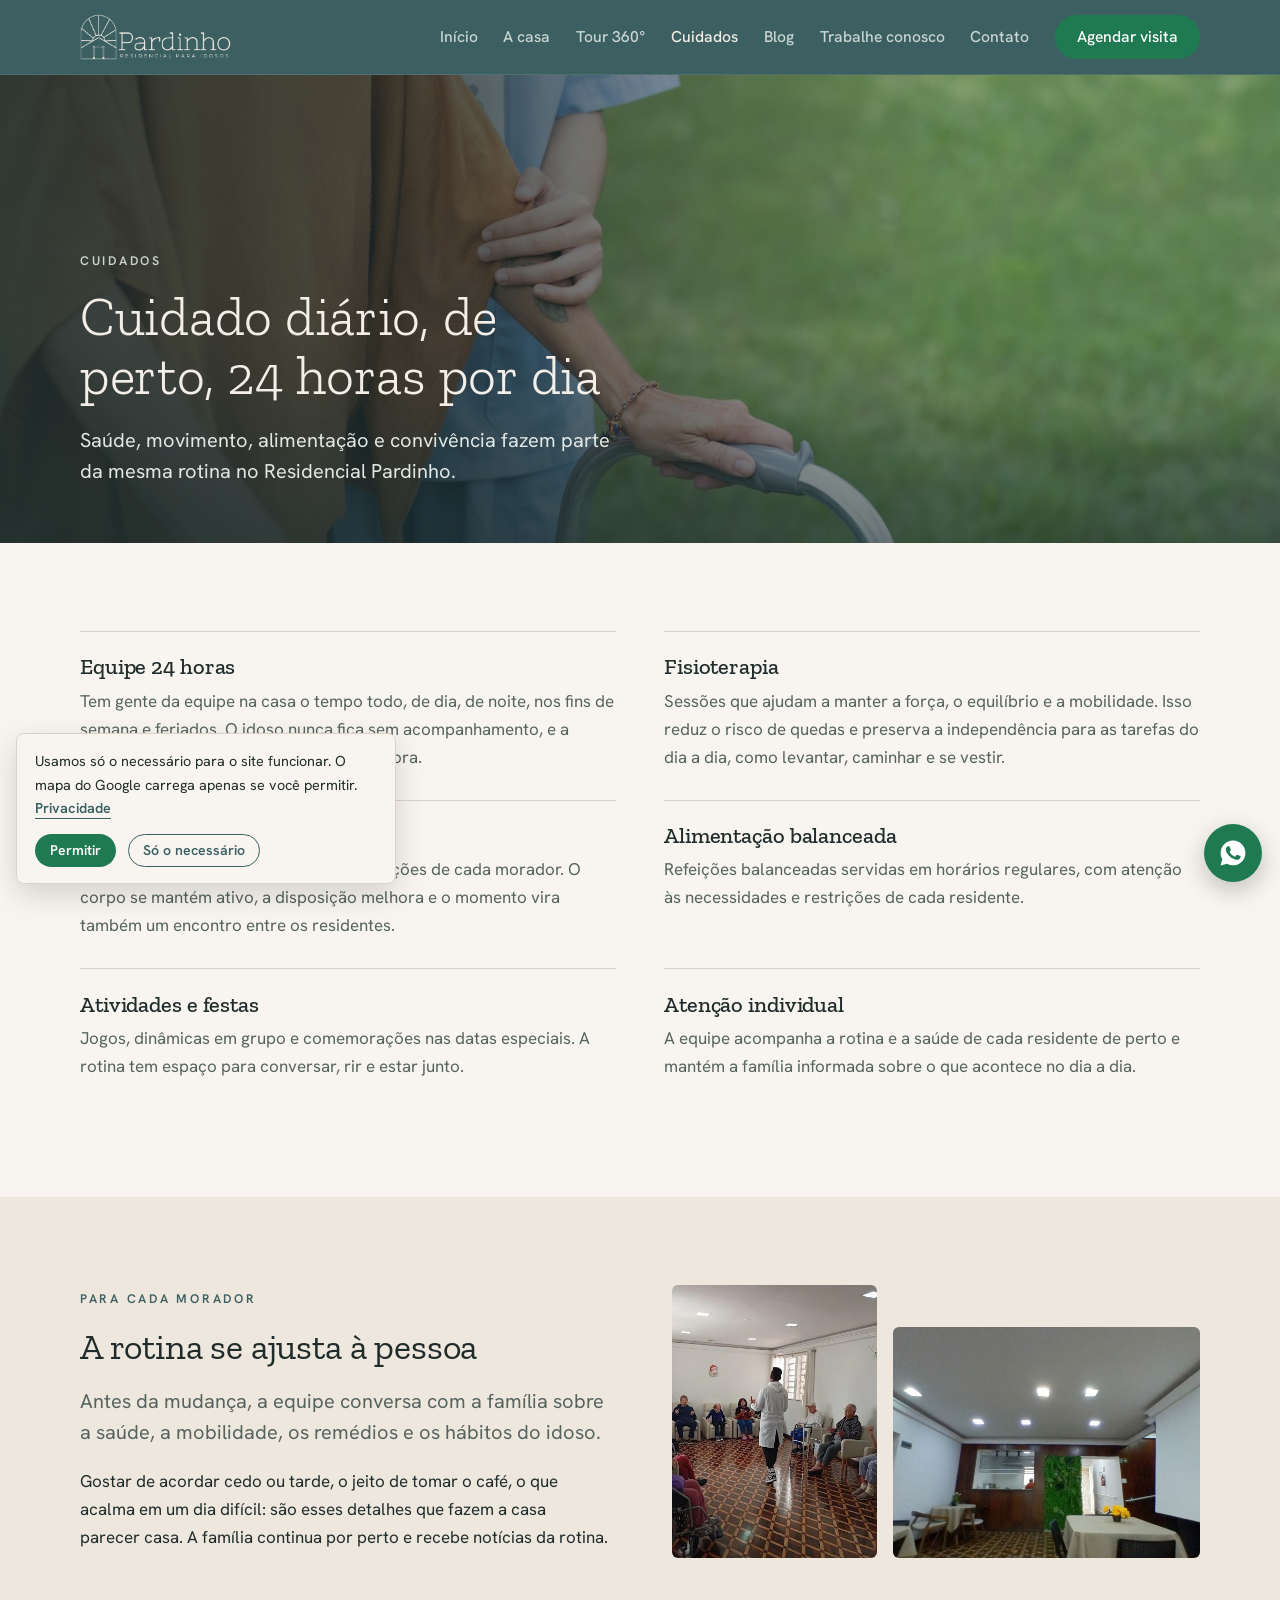
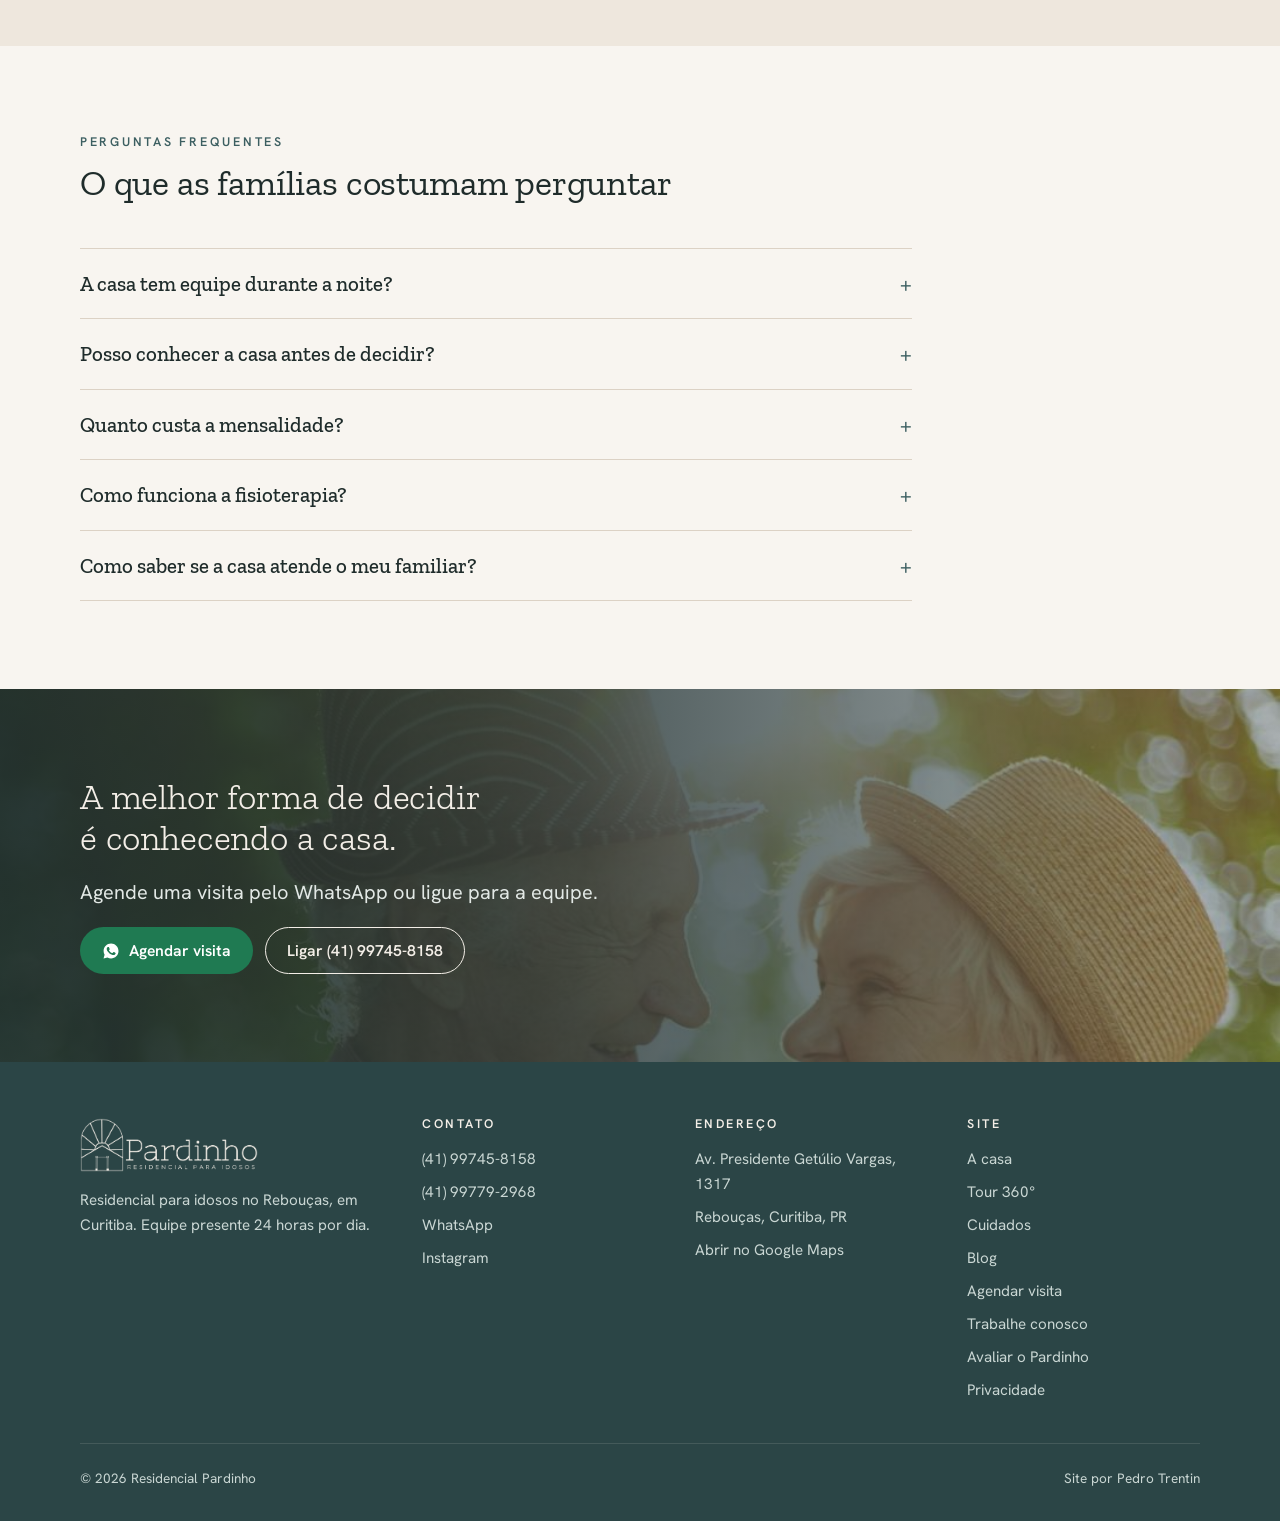
<file: cuidados.html>
<!doctype html><html lang="pt-BR"><head><meta charset="utf-8"><meta name="viewport" content="width=device-width,initial-scale=1,viewport-fit=cover">
<title>Cuidados | Residencial Pardinho, casa de repouso em Curitiba</title><meta name="description" content="Equipe 24 horas, fisioterapia, educador físico, alimentação balanceada e atividades em grupo no Residencial Pardinho, no Rebouças."><link rel="canonical" href="https://residencialpardinho.com.br/cuidados">
<meta property="og:type" content="website"><meta property="og:locale" content="pt_BR"><meta property="og:title" content="Cuidados | Residencial Pardinho, casa de repouso em Curitiba"><meta property="og:description" content="Equipe 24 horas, fisioterapia, educador físico, alimentação balanceada e atividades em grupo no Residencial Pardinho, no Rebouças."><meta property="og:url" content="https://residencialpardinho.com.br/cuidados"><meta property="og:image" content="https://residencialpardinho.com.br/img/og.jpg">
<meta name="theme-color" content="#3C5F61"><link rel="icon" href="/img/icone.png"><link rel="preconnect" href="https://fonts.googleapis.com"><link rel="preconnect" href="https://fonts.gstatic.com" crossorigin><link rel="stylesheet" href="https://fonts.googleapis.com/css2?family=Hanken+Grotesk:wght@400;500;600&family=Zilla+Slab:wght@300;400;500&display=swap"><link rel="stylesheet" href="/assets/site.css?v=202610271644"><script type="application/ld+json">{"@context": "https://schema.org", "@type": "LocalBusiness", "name": "Residencial Pardinho", "alternateName": "Residencial Pardinho Casa de Repouso", "description": "Casa de repouso e residencial para idosos no Rebouças, Curitiba, com equipe 24 horas, fisioterapia e educador físico.", "url": "https://residencialpardinho.com.br/", "logo": "https://residencialpardinho.com.br/img/icone.png", "image": "https://residencialpardinho.com.br/img/og.jpg", "telephone": "+5541997458158", "address": {"@type": "PostalAddress", "streetAddress": "Av. Presidente Getúlio Vargas, 1317", "addressLocality": "Curitiba", "addressRegion": "PR", "addressCountry": "BR"}, "areaServed": "Curitiba", "sameAs": ["https://www.instagram.com/resindecial_pardinho/"], "openingHours": "Mo-Su 00:00-23:59"}</script><script type="application/ld+json">{"@context": "https://schema.org", "@type": "FAQPage", "mainEntity": [{"@type": "Question", "name": "A casa tem equipe durante a noite?", "acceptedAnswer": {"@type": "Answer", "text": "Sim. A equipe fica no Pardinho 24 horas por dia, todos os dias da semana, inclusive fins de semana e feriados."}}, {"@type": "Question", "name": "Posso conhecer a casa antes de decidir?", "acceptedAnswer": {"@type": "Answer", "text": "Pode e deve. Agende uma visita pelo WhatsApp: você conhece os ambientes, conversa com a equipe e tira as dúvidas pessoalmente."}}, {"@type": "Question", "name": "Quanto custa a mensalidade?", "acceptedAnswer": {"@type": "Answer", "text": "Os valores são passados pelo WhatsApp ou na visita, depois de entender a rotina e as necessidades do idoso."}}, {"@type": "Question", "name": "Como funciona a fisioterapia?", "acceptedAnswer": {"@type": "Answer", "text": "A fisioterapia faz parte da rotina da casa e trabalha força, equilíbrio e mobilidade. Na visita, a equipe explica como ela se encaixa no dia a dia de cada morador."}}, {"@type": "Question", "name": "Como saber se a casa atende o meu familiar?", "acceptedAnswer": {"@type": "Answer", "text": "Na primeira conversa, a equipe pergunta sobre a saúde, a mobilidade e os hábitos do idoso. Com isso dá para dizer com clareza se o Pardinho é o lugar certo para ele."}}]}</script></head>
<body><header class="top"><div class="wrap">
<a class="brand" href="/" aria-label="Residencial Pardinho, página inicial"><img src="/img/logo-claro.png?v=5b5de55d" alt="Residencial Pardinho, residencial para idosos" width="300" height="91"></a>
<button class="menu-btn" type="button" aria-expanded="false" aria-controls="nav">Menu</button>
<nav class="nav" id="nav" aria-label="Principal"><a href="/">Início</a><a href="/a-casa">A casa</a><a href="/tour">Tour 360°</a><a href="/cuidados" aria-current="page">Cuidados</a><a href="/blog">Blog</a><a href="/trabalhe-conosco">Trabalhe conosco</a><a href="/contato">Contato</a><a class="btn btn-wa" href="/visita">Agendar visita</a></nav>
</div></header><main><section class="hero-full hero-page"><img class="hero-bg" src="/img/andador-maos.jpg?v=65764f02" alt="Idosa caminhando com andador acompanhada pela equipe" width="1600" height="1066"><div class="hero-shade"></div><div class="wrap"><div class="hero-text"><span class="eyebrow">Cuidados</span><h1>Cuidado diário, de perto, 24 horas por dia</h1><p class="lead">Saúde, movimento, alimentação e convivência fazem parte da mesma rotina no Residencial Pardinho.</p></div></div></section>
<section class="sec"><div class="wrap"><ul class="care care-long"><li><h3>Equipe 24 horas</h3><p>Tem gente da equipe na casa o tempo todo, de dia, de noite, nos fins de semana e feriados. O idoso nunca fica sem acompanhamento, e a família sabe com quem falar a qualquer hora.</p></li><li><h3>Fisioterapia</h3><p>Sessões que ajudam a manter a força, o equilíbrio e a mobilidade. Isso reduz o risco de quedas e preserva a independência para as tarefas do dia a dia, como levantar, caminhar e se vestir.</p></li><li><h3>Educador físico</h3><p>Exercícios em grupo, adaptados às condições de cada morador. O corpo se mantém ativo, a disposição melhora e o momento vira também um encontro entre os residentes.</p></li><li><h3>Alimentação balanceada</h3><p>Refeições balanceadas servidas em horários regulares, com atenção às necessidades e restrições de cada residente.</p></li><li><h3>Atividades e festas</h3><p>Jogos, dinâmicas em grupo e comemorações nas datas especiais. A rotina tem espaço para conversar, rir e estar junto.</p></li><li><h3>Atenção individual</h3><p>A equipe acompanha a rotina e a saúde de cada residente de perto e mantém a família informada sobre o que acontece no dia a dia.</p></li></ul></div></section>
<section class="sec sec-alt"><div class="wrap split">
<div class="text"><span class="eyebrow">Para cada morador</span><h2>A rotina se ajusta à pessoa</h2>
<p class="lead">Antes da mudança, a equipe conversa com a família sobre a saúde, a mobilidade, os remédios e os hábitos do idoso.</p>
<p>Gostar de acordar cedo ou tarde, o jeito de tomar o café, o que acalma em um dia difícil: são esses detalhes que fazem a casa parecer casa. A família continua por perto e recebe notícias da rotina.</p></div>
<div class="pair"><img src="/img/atividade2.jpg?v=30dfd7ef" alt="Exercícios com a equipe" loading="lazy"><img src="/img/refeitorio.jpg?v=3f4ec59a" alt="Refeitório" loading="lazy"></div>
</div></section>
<section class="sec"><div class="wrap">
<div class="sec-head"><span class="eyebrow">Perguntas frequentes</span><h2>O que as famílias costumam perguntar</h2></div>
<div class="faq"><details><summary>A casa tem equipe durante a noite?</summary><p>Sim. A equipe fica no Pardinho 24 horas por dia, todos os dias da semana, inclusive fins de semana e feriados.</p></details><details><summary>Posso conhecer a casa antes de decidir?</summary><p>Pode e deve. Agende uma visita pelo WhatsApp: você conhece os ambientes, conversa com a equipe e tira as dúvidas pessoalmente.</p></details><details><summary>Quanto custa a mensalidade?</summary><p>Os valores são passados pelo WhatsApp ou na visita, depois de entender a rotina e as necessidades do idoso.</p></details><details><summary>Como funciona a fisioterapia?</summary><p>A fisioterapia faz parte da rotina da casa e trabalha força, equilíbrio e mobilidade. Na visita, a equipe explica como ela se encaixa no dia a dia de cada morador.</p></details><details><summary>Como saber se a casa atende o meu familiar?</summary><p>Na primeira conversa, a equipe pergunta sobre a saúde, a mobilidade e os hábitos do idoso. Com isso dá para dizer com clareza se o Pardinho é o lugar certo para ele.</p></details></div>
</div></section>
<section class="cta-photo"><img class="hero-bg" src="/img/casal-flores.jpg?v=e35f05a2" alt="" loading="lazy"><div class="hero-shade"></div><div class="wrap"><div class="hero-text"><h2>A melhor forma de decidir é conhecendo a casa.</h2><p class="lead">Agende uma visita pelo WhatsApp ou ligue para a equipe.</p>
<div class="actions"><a class="btn btn-wa" href="https://wa.me/5541997458158?text=Ol%C3%A1!%20Vim%20pelo%20site%20e%20gostaria%20de%20agendar%20uma%20visita%20ao%20Residencial%20Pardinho." target="_blank" rel="noopener"><svg viewBox="0 0 24 24" aria-hidden="true" fill="currentColor"><path d="M12.04 2C6.58 2 2.13 6.45 2.13 11.91c0 1.75.46 3.45 1.32 4.95L2.05 22l5.25-1.38a9.9 9.9 0 0 0 4.74 1.21c5.46 0 9.91-4.45 9.91-9.91C21.95 6.45 17.5 2 12.04 2Zm5.8 14.06c-.24.68-1.42 1.3-1.95 1.36-.5.06-1.13.09-1.83-.12-.42-.13-.96-.31-1.65-.61-2.9-1.25-4.8-4.17-4.94-4.36-.14-.2-1.18-1.57-1.18-3 0-1.42.75-2.12 1.01-2.41.27-.29.58-.36.78-.36h.56c.18 0 .42-.07.66.5.24.58.82 2 .89 2.14.07.15.12.32.02.51-.1.2-.15.32-.29.49-.15.17-.31.38-.44.51-.15.15-.3.3-.13.6.17.29.76 1.25 1.63 2.03 1.12 1 2.07 1.31 2.36 1.46.29.14.46.12.63-.08.17-.19.73-.85.92-1.14.2-.29.39-.24.66-.15.27.1 1.7.8 2 .95.29.14.48.22.55.34.07.12.07.7-.17 1.38Z"/></svg>Agendar visita</a><a class="btn btn-line" href="tel:+5541997458158">Ligar (41) 99745-8158</a></div></div></div></section></main><footer class="foot"><div class="wrap">
<div><img src="/img/logo-claro.png?v=5b5de55d" alt="Residencial Pardinho" width="300" height="91" loading="lazy">
<p>Residencial para idosos no Rebouças, em Curitiba. Equipe presente 24 horas por dia.</p></div>
<div><h4>Contato</h4><ul><li><a href="tel:+5541997458158">(41) 99745-8158</a></li><li><a href="tel:+5541997792968">(41) 99779-2968</a></li>
<li><a href="https://wa.me/5541997458158?text=Ol%C3%A1!%20Vim%20pelo%20site%20e%20gostaria%20de%20saber%20mais%20sobre%20o%20Residencial%20Pardinho." target="_blank" rel="noopener">WhatsApp</a></li><li><a href="https://www.instagram.com/resindecial_pardinho/" target="_blank" rel="noopener">Instagram</a></li></ul></div>
<div><h4>Endereço</h4><ul><li>Av. Presidente Getúlio Vargas, 1317</li><li>Rebouças, Curitiba, PR</li><li><a href="https://maps.google.com/?cid=12011427755984380105" target="_blank" rel="noopener">Abrir no Google Maps</a></li></ul></div>
<div><h4>Site</h4><ul><li><a href="/a-casa">A casa</a></li><li><a href="/tour">Tour 360°</a></li><li><a href="/cuidados">Cuidados</a></li><li><a href="/blog">Blog</a></li><li><a href="/visita">Agendar visita</a></li><li><a href="/trabalhe-conosco">Trabalhe conosco</a></li><li><a href="/avaliar">Avaliar o Pardinho</a></li><li><a href="/privacidade">Privacidade</a></li></ul></div>
<div class="legal"><span>© 2026 Residencial Pardinho</span><span>Site por Pedro Trentin</span></div>
</div></footer>
<a class="wa-float" href="https://wa.me/5541997458158?text=Ol%C3%A1!%20Vim%20pelo%20site%20e%20gostaria%20de%20saber%20mais%20sobre%20o%20Residencial%20Pardinho." target="_blank" rel="noopener" aria-label="Conversar pelo WhatsApp"><svg viewBox="0 0 24 24" aria-hidden="true" fill="currentColor"><path d="M12.04 2C6.58 2 2.13 6.45 2.13 11.91c0 1.75.46 3.45 1.32 4.95L2.05 22l5.25-1.38a9.9 9.9 0 0 0 4.74 1.21c5.46 0 9.91-4.45 9.91-9.91C21.95 6.45 17.5 2 12.04 2Zm5.8 14.06c-.24.68-1.42 1.3-1.95 1.36-.5.06-1.13.09-1.83-.12-.42-.13-.96-.31-1.65-.61-2.9-1.25-4.8-4.17-4.94-4.36-.14-.2-1.18-1.57-1.18-3 0-1.42.75-2.12 1.01-2.41.27-.29.58-.36.78-.36h.56c.18 0 .42-.07.66.5.24.58.82 2 .89 2.14.07.15.12.32.02.51-.1.2-.15.32-.29.49-.15.17-.31.38-.44.51-.15.15-.3.3-.13.6.17.29.76 1.25 1.63 2.03 1.12 1 2.07 1.31 2.36 1.46.29.14.46.12.63-.08.17-.19.73-.85.92-1.14.2-.29.39-.24.66-.15.27.1 1.7.8 2 .95.29.14.48.22.55.34.07.12.07.7-.17 1.38Z"/></svg></a>
<div class="cookies" hidden><p>Usamos só o necessário para o site funcionar. O mapa do Google carrega apenas se você permitir. <a class="link" href="/privacidade">Privacidade</a></p>
<div class="actions"><button class="btn btn-wa" type="button" data-ck="all">Permitir</button><button class="btn btn-line" type="button" data-ck="min">Só o necessário</button></div></div><script src="/assets/site.js?v=202610271644" defer></script></body></html>
</file>
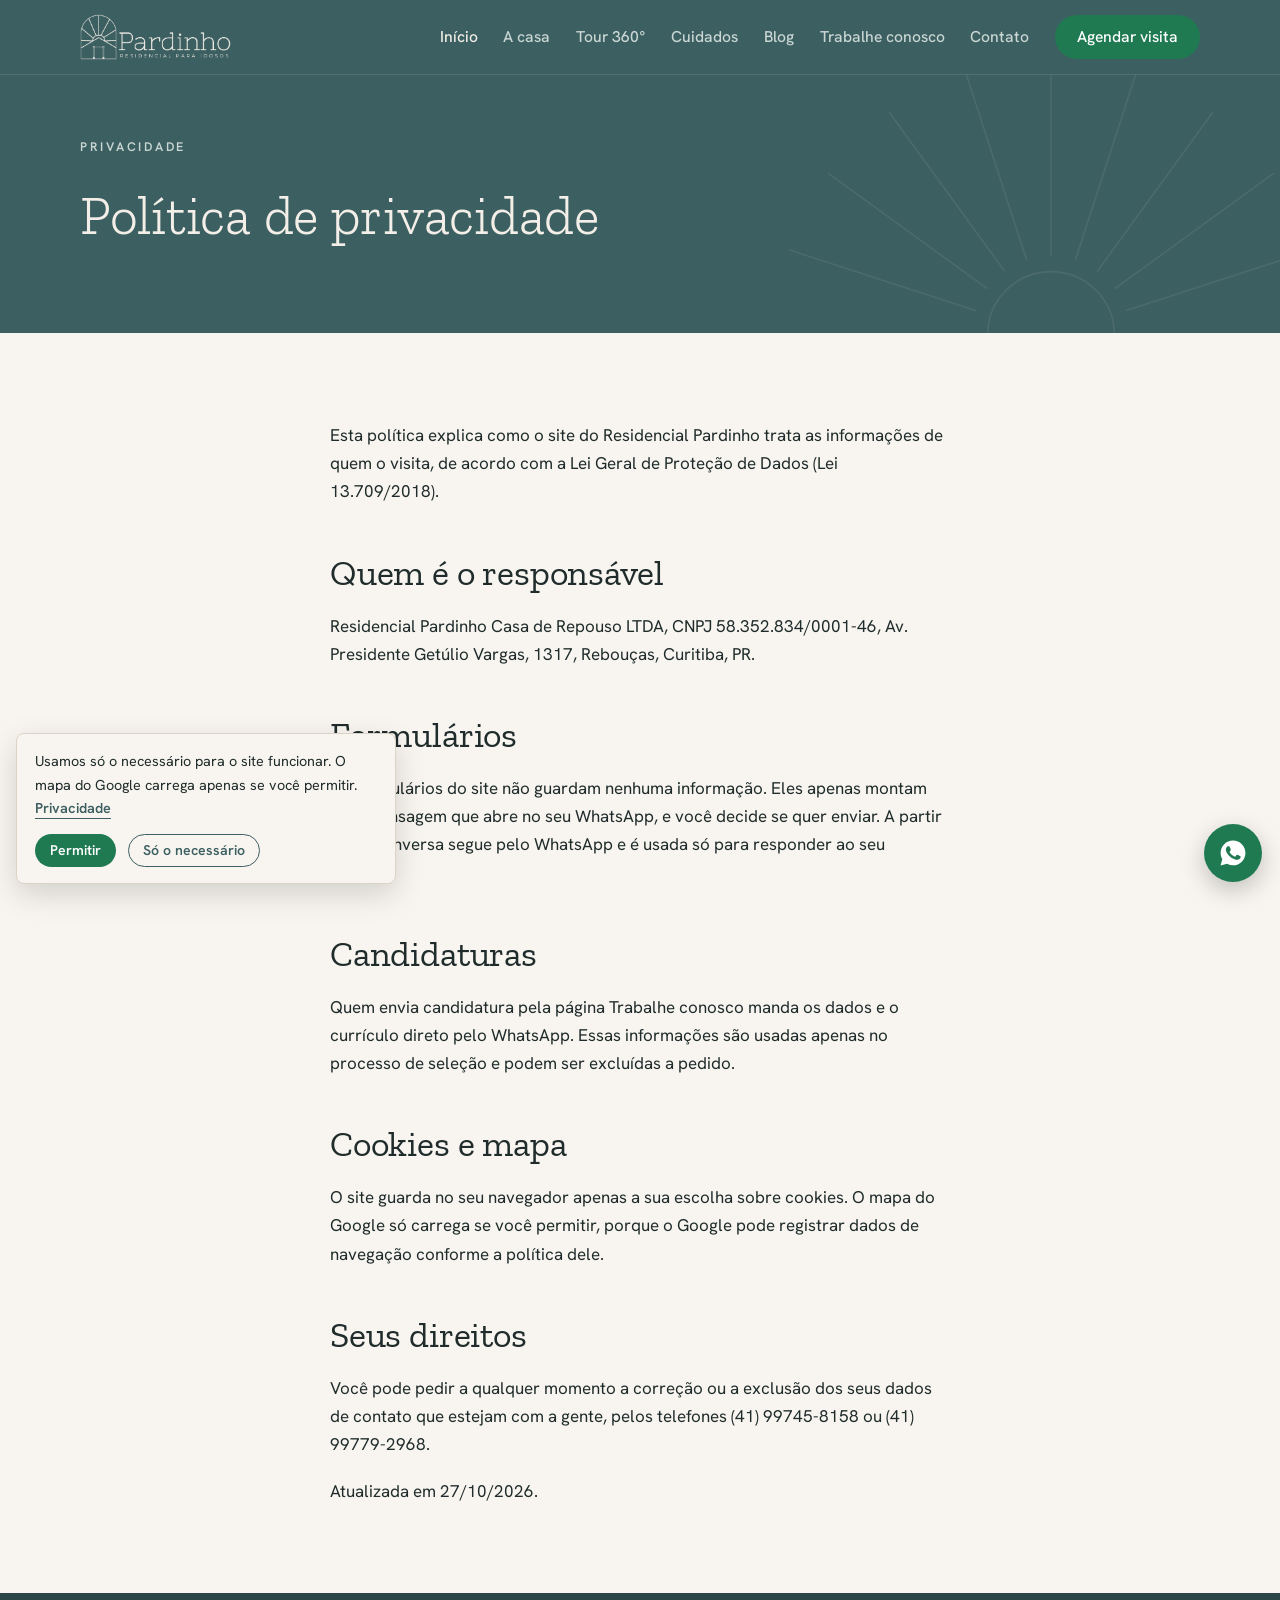
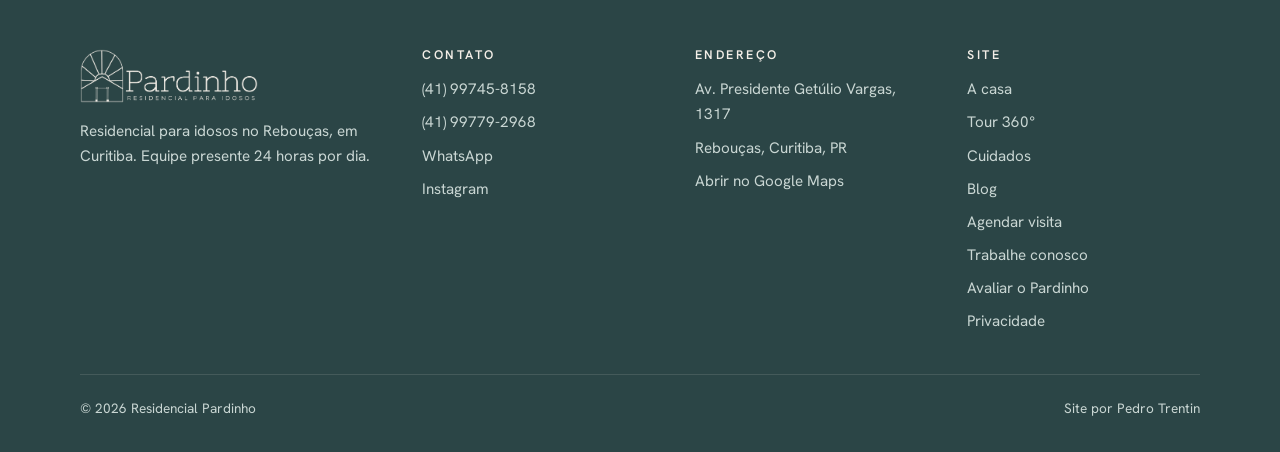
<file: privacidade.html>
<!doctype html><html lang="pt-BR"><head><meta charset="utf-8"><meta name="viewport" content="width=device-width,initial-scale=1,viewport-fit=cover">
<title>Privacidade | Residencial Pardinho</title><meta name="description" content="Política de privacidade do site do Residencial Pardinho."><link rel="canonical" href="https://residencialpardinho.com.br/privacidade">
<meta property="og:type" content="website"><meta property="og:locale" content="pt_BR"><meta property="og:title" content="Privacidade | Residencial Pardinho"><meta property="og:description" content="Política de privacidade do site do Residencial Pardinho."><meta property="og:url" content="https://residencialpardinho.com.br/privacidade"><meta property="og:image" content="https://residencialpardinho.com.br/img/og.jpg">
<meta name="theme-color" content="#3C5F61"><link rel="icon" href="/img/icone.png"><link rel="preconnect" href="https://fonts.googleapis.com"><link rel="preconnect" href="https://fonts.gstatic.com" crossorigin><link rel="stylesheet" href="https://fonts.googleapis.com/css2?family=Hanken+Grotesk:wght@400;500;600&family=Zilla+Slab:wght@300;400;500&display=swap"><link rel="stylesheet" href="/assets/site.css?v=202610271644"><script type="application/ld+json">{"@context": "https://schema.org", "@type": "LocalBusiness", "name": "Residencial Pardinho", "alternateName": "Residencial Pardinho Casa de Repouso", "description": "Casa de repouso e residencial para idosos no Rebouças, Curitiba, com equipe 24 horas, fisioterapia e educador físico.", "url": "https://residencialpardinho.com.br/", "logo": "https://residencialpardinho.com.br/img/icone.png", "image": "https://residencialpardinho.com.br/img/og.jpg", "telephone": "+5541997458158", "address": {"@type": "PostalAddress", "streetAddress": "Av. Presidente Getúlio Vargas, 1317", "addressLocality": "Curitiba", "addressRegion": "PR", "addressCountry": "BR"}, "areaServed": "Curitiba", "sameAs": ["https://www.instagram.com/resindecial_pardinho/"], "openingHours": "Mo-Su 00:00-23:59"}</script></head>
<body><header class="top"><div class="wrap">
<a class="brand" href="/" aria-label="Residencial Pardinho, página inicial"><img src="/img/logo-claro.png?v=5b5de55d" alt="Residencial Pardinho, residencial para idosos" width="300" height="91"></a>
<button class="menu-btn" type="button" aria-expanded="false" aria-controls="nav">Menu</button>
<nav class="nav" id="nav" aria-label="Principal"><a href="/" aria-current="page">Início</a><a href="/a-casa">A casa</a><a href="/tour">Tour 360°</a><a href="/cuidados">Cuidados</a><a href="/blog">Blog</a><a href="/trabalhe-conosco">Trabalhe conosco</a><a href="/contato">Contato</a><a class="btn btn-wa" href="/visita">Agendar visita</a></nav>
</div></header><main><section class="band hero page-head"><svg class="rays" viewBox="-30 -30 1060 530" aria-hidden="true" fill="none" stroke="currentColor" stroke-width="3" stroke-linecap="round"><path d="M 380 500 A 120 120 0 0 1 620 500" /><line x1="650.0" y1="500.0" x2="1020.0" y2="500.0" /><line x1="642.7" y1="453.6" x2="994.5" y2="339.3" /><line x1="621.4" y1="411.8" x2="920.7" y2="194.4" /><line x1="588.2" y1="378.6" x2="805.6" y2="79.3" /><line x1="546.4" y1="357.3" x2="660.7" y2="5.5" /><line x1="500.0" y1="350.0" x2="500.0" y2="-20.0" /><line x1="453.6" y1="357.3" x2="339.3" y2="5.5" /><line x1="411.8" y1="378.6" x2="194.4" y2="79.3" /><line x1="378.6" y1="411.8" x2="79.3" y2="194.4" /><line x1="357.3" y1="453.6" x2="5.5" y2="339.3" /><line x1="350.0" y1="500.0" x2="-20.0" y2="500.0" /></svg><div class="wrap"><span class="eyebrow">Privacidade</span><h1>Política de privacidade</h1></div></section>
<section class="sec"><div class="wrap prose">
<p>Esta política explica como o site do Residencial Pardinho trata as informações de quem o visita, de acordo com a Lei Geral de Proteção de Dados (Lei 13.709/2018).</p>
<h2>Quem é o responsável</h2><p>Residencial Pardinho Casa de Repouso LTDA, CNPJ 58.352.834/0001-46, Av. Presidente Getúlio Vargas, 1317, Rebouças, Curitiba, PR.</p>
<h2>Formulários</h2><p>Os formulários do site não guardam nenhuma informação. Eles apenas montam uma mensagem que abre no seu WhatsApp, e você decide se quer enviar. A partir daí, a conversa segue pelo WhatsApp e é usada só para responder ao seu contato.</p>
<h2>Candidaturas</h2><p>Quem envia candidatura pela página Trabalhe conosco manda os dados e o currículo direto pelo WhatsApp. Essas informações são usadas apenas no processo de seleção e podem ser excluídas a pedido.</p>
<h2>Cookies e mapa</h2><p>O site guarda no seu navegador apenas a sua escolha sobre cookies. O mapa do Google só carrega se você permitir, porque o Google pode registrar dados de navegação conforme a política dele.</p>
<h2>Seus direitos</h2><p>Você pode pedir a qualquer momento a correção ou a exclusão dos seus dados de contato que estejam com a gente, pelos telefones (41) 99745-8158 ou (41) 99779-2968.</p>
<p>Atualizada em 27/10/2026.</p>
</div></section></main><footer class="foot"><div class="wrap">
<div><img src="/img/logo-claro.png?v=5b5de55d" alt="Residencial Pardinho" width="300" height="91" loading="lazy">
<p>Residencial para idosos no Rebouças, em Curitiba. Equipe presente 24 horas por dia.</p></div>
<div><h4>Contato</h4><ul><li><a href="tel:+5541997458158">(41) 99745-8158</a></li><li><a href="tel:+5541997792968">(41) 99779-2968</a></li>
<li><a href="https://wa.me/5541997458158?text=Ol%C3%A1!%20Vim%20pelo%20site%20e%20gostaria%20de%20saber%20mais%20sobre%20o%20Residencial%20Pardinho." target="_blank" rel="noopener">WhatsApp</a></li><li><a href="https://www.instagram.com/resindecial_pardinho/" target="_blank" rel="noopener">Instagram</a></li></ul></div>
<div><h4>Endereço</h4><ul><li>Av. Presidente Getúlio Vargas, 1317</li><li>Rebouças, Curitiba, PR</li><li><a href="https://maps.google.com/?cid=12011427755984380105" target="_blank" rel="noopener">Abrir no Google Maps</a></li></ul></div>
<div><h4>Site</h4><ul><li><a href="/a-casa">A casa</a></li><li><a href="/tour">Tour 360°</a></li><li><a href="/cuidados">Cuidados</a></li><li><a href="/blog">Blog</a></li><li><a href="/visita">Agendar visita</a></li><li><a href="/trabalhe-conosco">Trabalhe conosco</a></li><li><a href="/avaliar">Avaliar o Pardinho</a></li><li><a href="/privacidade">Privacidade</a></li></ul></div>
<div class="legal"><span>© 2026 Residencial Pardinho</span><span>Site por Pedro Trentin</span></div>
</div></footer>
<a class="wa-float" href="https://wa.me/5541997458158?text=Ol%C3%A1!%20Vim%20pelo%20site%20e%20gostaria%20de%20saber%20mais%20sobre%20o%20Residencial%20Pardinho." target="_blank" rel="noopener" aria-label="Conversar pelo WhatsApp"><svg viewBox="0 0 24 24" aria-hidden="true" fill="currentColor"><path d="M12.04 2C6.58 2 2.13 6.45 2.13 11.91c0 1.75.46 3.45 1.32 4.95L2.05 22l5.25-1.38a9.9 9.9 0 0 0 4.74 1.21c5.46 0 9.91-4.45 9.91-9.91C21.95 6.45 17.5 2 12.04 2Zm5.8 14.06c-.24.68-1.42 1.3-1.95 1.36-.5.06-1.13.09-1.83-.12-.42-.13-.96-.31-1.65-.61-2.9-1.25-4.8-4.17-4.94-4.36-.14-.2-1.18-1.57-1.18-3 0-1.42.75-2.12 1.01-2.41.27-.29.58-.36.78-.36h.56c.18 0 .42-.07.66.5.24.58.82 2 .89 2.14.07.15.12.32.02.51-.1.2-.15.32-.29.49-.15.17-.31.38-.44.51-.15.15-.3.3-.13.6.17.29.76 1.25 1.63 2.03 1.12 1 2.07 1.31 2.36 1.46.29.14.46.12.63-.08.17-.19.73-.85.92-1.14.2-.29.39-.24.66-.15.27.1 1.7.8 2 .95.29.14.48.22.55.34.07.12.07.7-.17 1.38Z"/></svg></a>
<div class="cookies" hidden><p>Usamos só o necessário para o site funcionar. O mapa do Google carrega apenas se você permitir. <a class="link" href="/privacidade">Privacidade</a></p>
<div class="actions"><button class="btn btn-wa" type="button" data-ck="all">Permitir</button><button class="btn btn-line" type="button" data-ck="min">Só o necessário</button></div></div><script src="/assets/site.js?v=202610271644" defer></script></body></html>
</file>
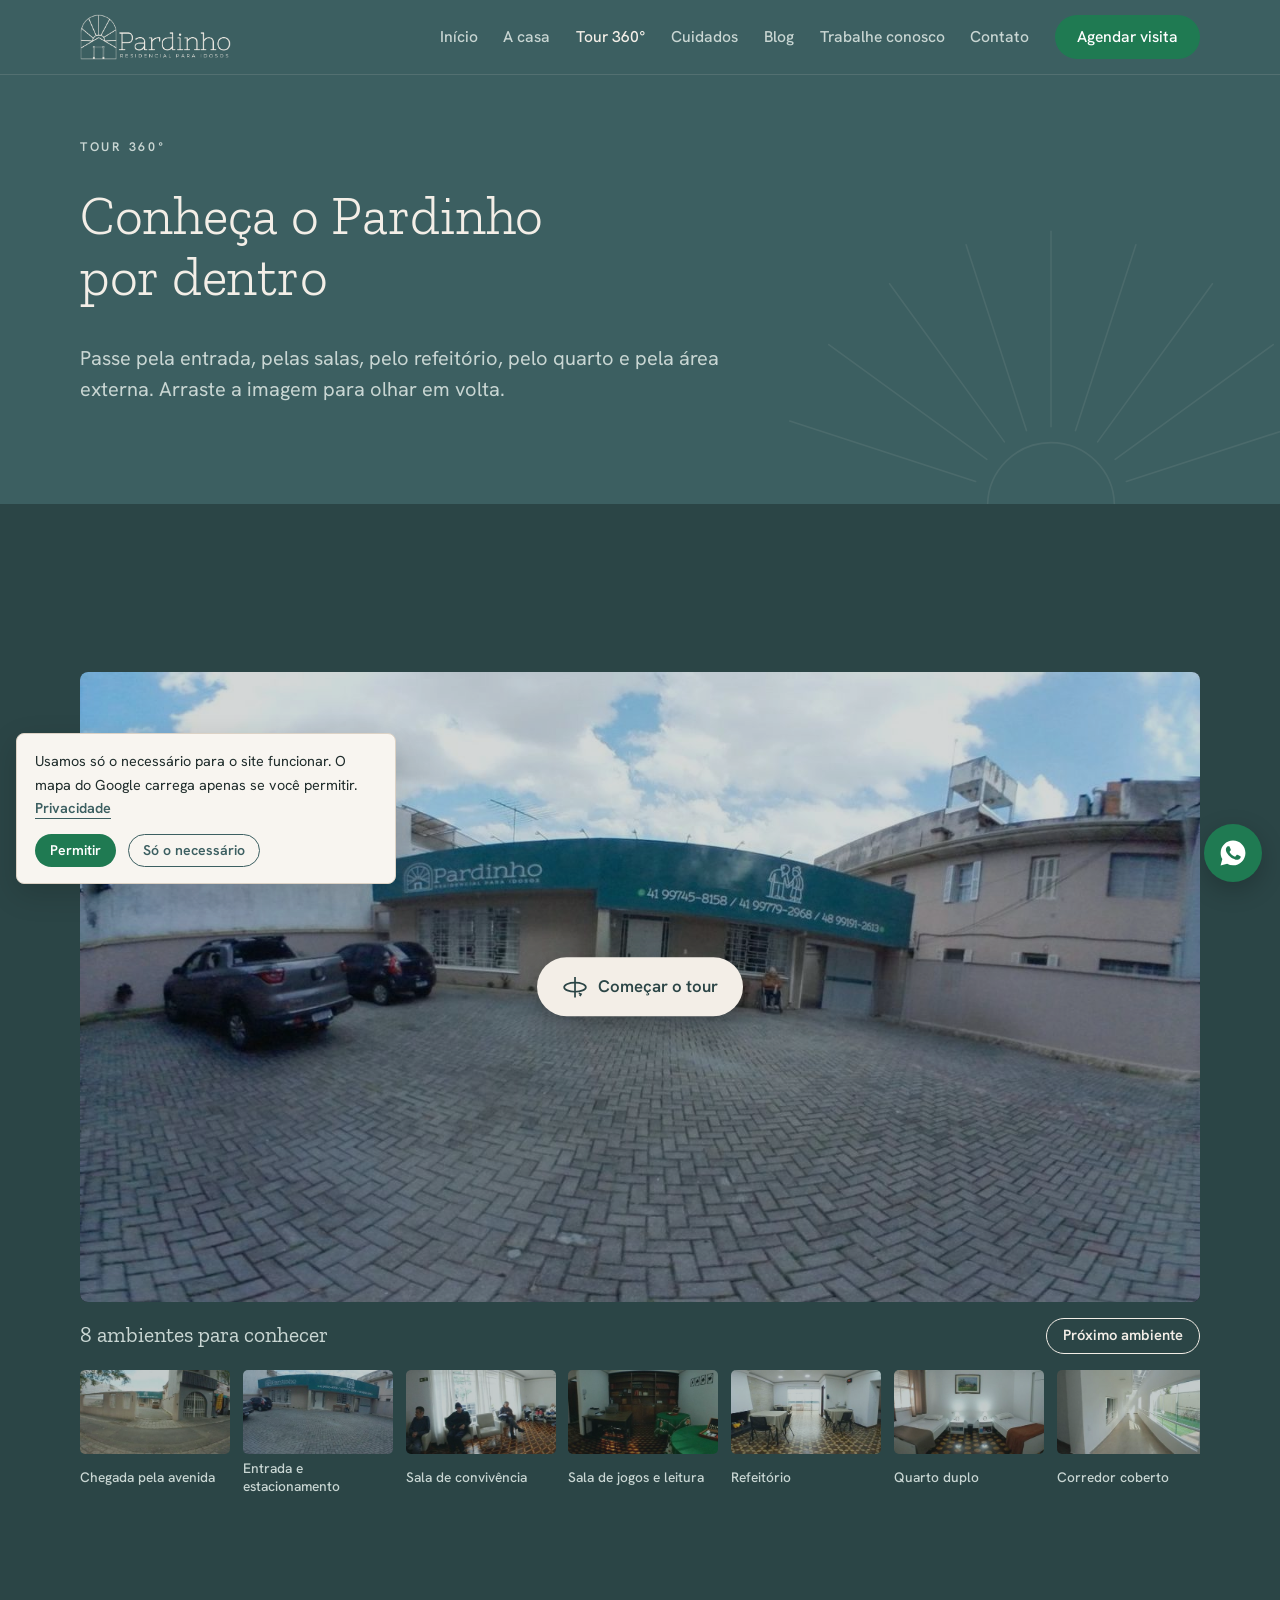
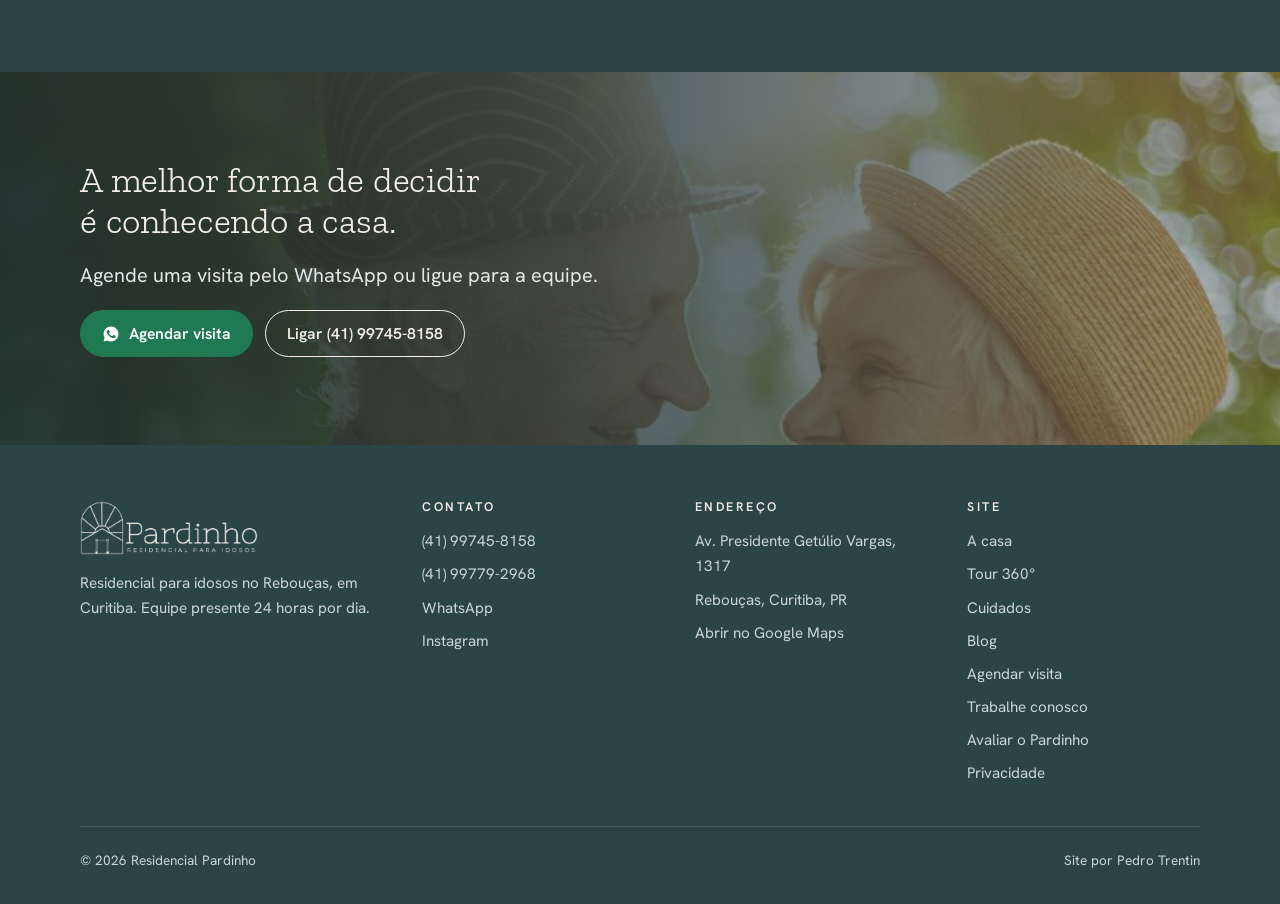
<file: tour.html>
<!doctype html><html lang="pt-BR"><head><meta charset="utf-8"><meta name="viewport" content="width=device-width,initial-scale=1,viewport-fit=cover">
<title>Tour 360° | Residencial Pardinho, casa de repouso no Rebouças</title><meta name="description" content="Faça um tour 360° pelo Residencial Pardinho, casa de repouso no Rebouças, Curitiba: entrada, salas, refeitório, quarto e área externa."><link rel="canonical" href="https://residencialpardinho.com.br/tour">
<meta property="og:type" content="website"><meta property="og:locale" content="pt_BR"><meta property="og:title" content="Tour 360° | Residencial Pardinho, casa de repouso no Rebouças"><meta property="og:description" content="Faça um tour 360° pelo Residencial Pardinho, casa de repouso no Rebouças, Curitiba: entrada, salas, refeitório, quarto e área externa."><meta property="og:url" content="https://residencialpardinho.com.br/tour"><meta property="og:image" content="https://residencialpardinho.com.br/img/og.jpg">
<meta name="theme-color" content="#3C5F61"><link rel="icon" href="/img/icone.png"><link rel="preconnect" href="https://fonts.googleapis.com"><link rel="preconnect" href="https://fonts.gstatic.com" crossorigin><link rel="stylesheet" href="https://fonts.googleapis.com/css2?family=Hanken+Grotesk:wght@400;500;600&family=Zilla+Slab:wght@300;400;500&display=swap"><link rel="stylesheet" href="/assets/site.css?v=202610271644"><link rel="stylesheet" href="/assets/pannellum.css?v=202610271644"><script type="application/ld+json">{"@context": "https://schema.org", "@type": "LocalBusiness", "name": "Residencial Pardinho", "alternateName": "Residencial Pardinho Casa de Repouso", "description": "Casa de repouso e residencial para idosos no Rebouças, Curitiba, com equipe 24 horas, fisioterapia e educador físico.", "url": "https://residencialpardinho.com.br/", "logo": "https://residencialpardinho.com.br/img/icone.png", "image": "https://residencialpardinho.com.br/img/og.jpg", "telephone": "+5541997458158", "address": {"@type": "PostalAddress", "streetAddress": "Av. Presidente Getúlio Vargas, 1317", "addressLocality": "Curitiba", "addressRegion": "PR", "addressCountry": "BR"}, "areaServed": "Curitiba", "sameAs": ["https://www.instagram.com/resindecial_pardinho/"], "openingHours": "Mo-Su 00:00-23:59"}</script></head>
<body><header class="top"><div class="wrap">
<a class="brand" href="/" aria-label="Residencial Pardinho, página inicial"><img src="/img/logo-claro.png?v=5b5de55d" alt="Residencial Pardinho, residencial para idosos" width="300" height="91"></a>
<button class="menu-btn" type="button" aria-expanded="false" aria-controls="nav">Menu</button>
<nav class="nav" id="nav" aria-label="Principal"><a href="/">Início</a><a href="/a-casa">A casa</a><a href="/tour" aria-current="page">Tour 360°</a><a href="/cuidados">Cuidados</a><a href="/blog">Blog</a><a href="/trabalhe-conosco">Trabalhe conosco</a><a href="/contato">Contato</a><a class="btn btn-wa" href="/visita">Agendar visita</a></nav>
</div></header><main><section class="band hero page-head"><svg class="rays" viewBox="-30 -30 1060 530" aria-hidden="true" fill="none" stroke="currentColor" stroke-width="3" stroke-linecap="round"><path d="M 380 500 A 120 120 0 0 1 620 500" /><line x1="650.0" y1="500.0" x2="1020.0" y2="500.0" /><line x1="642.7" y1="453.6" x2="994.5" y2="339.3" /><line x1="621.4" y1="411.8" x2="920.7" y2="194.4" /><line x1="588.2" y1="378.6" x2="805.6" y2="79.3" /><line x1="546.4" y1="357.3" x2="660.7" y2="5.5" /><line x1="500.0" y1="350.0" x2="500.0" y2="-20.0" /><line x1="453.6" y1="357.3" x2="339.3" y2="5.5" /><line x1="411.8" y1="378.6" x2="194.4" y2="79.3" /><line x1="378.6" y1="411.8" x2="79.3" y2="194.4" /><line x1="357.3" y1="453.6" x2="5.5" y2="339.3" /><line x1="350.0" y1="500.0" x2="-20.0" y2="500.0" /></svg><div class="wrap"><span class="eyebrow">Tour 360°</span><h1>Conheça o Pardinho por dentro</h1><p class="lead">Passe pela entrada, pelas salas, pelo refeitório, pelo quarto e pela área externa. Arraste a imagem para olhar em volta.</p></div></section>
<section class="sec tour tour-page"><div class="wrap tour-wrap"><div class="tour-box" data-tour data-base="/img/tour/">
<div class="pano"><div class="pano-stage" id="pano-page"></div>
<button class="pano-start" type="button"><img src="/img/tour/capa.jpg?v=f6b8b936" alt="Entrada do Residencial Pardinho" width="1280" height="720"><span class="pano-play"><svg viewBox="0 0 24 24" fill="none" stroke="currentColor" stroke-width="1.6" aria-hidden="true"><ellipse cx="12" cy="12" rx="10" ry="4.2"/><path d="M12 2.5v19"/><path d="M15.5 17.6l2 .8-1 1.8"/></svg>Começar o tour</span></button></div>
<div class="pano-bar"><p class="pano-now" aria-live="polite">8 ambientes para conhecer</p><button class="btn btn-line pano-next" type="button">Próximo ambiente</button></div>
<div class="chips"><button class="chip" type="button" data-scene="avenida" aria-pressed="false"><img src="/img/tour/avenida-mini.jpg?v=6a464729" alt="" loading="lazy" width="400" height="225"><span>Chegada pela avenida</span></button><button class="chip" type="button" data-scene="entrada" aria-pressed="false"><img src="/img/tour/entrada-mini.jpg?v=dae4143c" alt="" loading="lazy" width="400" height="225"><span>Entrada e estacionamento</span></button><button class="chip" type="button" data-scene="sala" aria-pressed="false"><img src="/img/tour/sala-mini.jpg?v=c5044bf4" alt="" loading="lazy" width="400" height="225"><span>Sala de convivência</span></button><button class="chip" type="button" data-scene="jogos" aria-pressed="false"><img src="/img/tour/jogos-mini.jpg?v=6ed606ad" alt="" loading="lazy" width="400" height="225"><span>Sala de jogos e leitura</span></button><button class="chip" type="button" data-scene="refeitorio" aria-pressed="false"><img src="/img/tour/refeitorio-mini.jpg?v=13eb957e" alt="" loading="lazy" width="400" height="225"><span>Refeitório</span></button><button class="chip" type="button" data-scene="quarto" aria-pressed="false"><img src="/img/tour/quarto-mini.jpg?v=b9413397" alt="" loading="lazy" width="400" height="225"><span>Quarto duplo</span></button><button class="chip" type="button" data-scene="corredor" aria-pressed="false"><img src="/img/tour/corredor-mini.jpg?v=0584eb4f" alt="" loading="lazy" width="400" height="225"><span>Corredor coberto</span></button><button class="chip" type="button" data-scene="quintal" aria-pressed="false"><img src="/img/tour/quintal-mini.jpg?v=9ae2f4d9" alt="" loading="lazy" width="400" height="225"><span>Área externa</span></button></div>
</div></div></section>
<section class="cta-photo"><img class="hero-bg" src="/img/casal-flores.jpg?v=e35f05a2" alt="" loading="lazy"><div class="hero-shade"></div><div class="wrap"><div class="hero-text"><h2>A melhor forma de decidir é conhecendo a casa.</h2><p class="lead">Agende uma visita pelo WhatsApp ou ligue para a equipe.</p>
<div class="actions"><a class="btn btn-wa" href="https://wa.me/5541997458158?text=Ol%C3%A1!%20Vim%20pelo%20site%20e%20gostaria%20de%20agendar%20uma%20visita%20ao%20Residencial%20Pardinho." target="_blank" rel="noopener"><svg viewBox="0 0 24 24" aria-hidden="true" fill="currentColor"><path d="M12.04 2C6.58 2 2.13 6.45 2.13 11.91c0 1.75.46 3.45 1.32 4.95L2.05 22l5.25-1.38a9.9 9.9 0 0 0 4.74 1.21c5.46 0 9.91-4.45 9.91-9.91C21.95 6.45 17.5 2 12.04 2Zm5.8 14.06c-.24.68-1.42 1.3-1.95 1.36-.5.06-1.13.09-1.83-.12-.42-.13-.96-.31-1.65-.61-2.9-1.25-4.8-4.17-4.94-4.36-.14-.2-1.18-1.57-1.18-3 0-1.42.75-2.12 1.01-2.41.27-.29.58-.36.78-.36h.56c.18 0 .42-.07.66.5.24.58.82 2 .89 2.14.07.15.12.32.02.51-.1.2-.15.32-.29.49-.15.17-.31.38-.44.51-.15.15-.3.3-.13.6.17.29.76 1.25 1.63 2.03 1.12 1 2.07 1.31 2.36 1.46.29.14.46.12.63-.08.17-.19.73-.85.92-1.14.2-.29.39-.24.66-.15.27.1 1.7.8 2 .95.29.14.48.22.55.34.07.12.07.7-.17 1.38Z"/></svg>Agendar visita</a><a class="btn btn-line" href="tel:+5541997458158">Ligar (41) 99745-8158</a></div></div></div></section></main><footer class="foot"><div class="wrap">
<div><img src="/img/logo-claro.png?v=5b5de55d" alt="Residencial Pardinho" width="300" height="91" loading="lazy">
<p>Residencial para idosos no Rebouças, em Curitiba. Equipe presente 24 horas por dia.</p></div>
<div><h4>Contato</h4><ul><li><a href="tel:+5541997458158">(41) 99745-8158</a></li><li><a href="tel:+5541997792968">(41) 99779-2968</a></li>
<li><a href="https://wa.me/5541997458158?text=Ol%C3%A1!%20Vim%20pelo%20site%20e%20gostaria%20de%20saber%20mais%20sobre%20o%20Residencial%20Pardinho." target="_blank" rel="noopener">WhatsApp</a></li><li><a href="https://www.instagram.com/resindecial_pardinho/" target="_blank" rel="noopener">Instagram</a></li></ul></div>
<div><h4>Endereço</h4><ul><li>Av. Presidente Getúlio Vargas, 1317</li><li>Rebouças, Curitiba, PR</li><li><a href="https://maps.google.com/?cid=12011427755984380105" target="_blank" rel="noopener">Abrir no Google Maps</a></li></ul></div>
<div><h4>Site</h4><ul><li><a href="/a-casa">A casa</a></li><li><a href="/tour">Tour 360°</a></li><li><a href="/cuidados">Cuidados</a></li><li><a href="/blog">Blog</a></li><li><a href="/visita">Agendar visita</a></li><li><a href="/trabalhe-conosco">Trabalhe conosco</a></li><li><a href="/avaliar">Avaliar o Pardinho</a></li><li><a href="/privacidade">Privacidade</a></li></ul></div>
<div class="legal"><span>© 2026 Residencial Pardinho</span><span>Site por Pedro Trentin</span></div>
</div></footer>
<a class="wa-float" href="https://wa.me/5541997458158?text=Ol%C3%A1!%20Vim%20pelo%20site%20e%20gostaria%20de%20saber%20mais%20sobre%20o%20Residencial%20Pardinho." target="_blank" rel="noopener" aria-label="Conversar pelo WhatsApp"><svg viewBox="0 0 24 24" aria-hidden="true" fill="currentColor"><path d="M12.04 2C6.58 2 2.13 6.45 2.13 11.91c0 1.75.46 3.45 1.32 4.95L2.05 22l5.25-1.38a9.9 9.9 0 0 0 4.74 1.21c5.46 0 9.91-4.45 9.91-9.91C21.95 6.45 17.5 2 12.04 2Zm5.8 14.06c-.24.68-1.42 1.3-1.95 1.36-.5.06-1.13.09-1.83-.12-.42-.13-.96-.31-1.65-.61-2.9-1.25-4.8-4.17-4.94-4.36-.14-.2-1.18-1.57-1.18-3 0-1.42.75-2.12 1.01-2.41.27-.29.58-.36.78-.36h.56c.18 0 .42-.07.66.5.24.58.82 2 .89 2.14.07.15.12.32.02.51-.1.2-.15.32-.29.49-.15.17-.31.38-.44.51-.15.15-.3.3-.13.6.17.29.76 1.25 1.63 2.03 1.12 1 2.07 1.31 2.36 1.46.29.14.46.12.63-.08.17-.19.73-.85.92-1.14.2-.29.39-.24.66-.15.27.1 1.7.8 2 .95.29.14.48.22.55.34.07.12.07.7-.17 1.38Z"/></svg></a>
<div class="cookies" hidden><p>Usamos só o necessário para o site funcionar. O mapa do Google carrega apenas se você permitir. <a class="link" href="/privacidade">Privacidade</a></p>
<div class="actions"><button class="btn btn-wa" type="button" data-ck="all">Permitir</button><button class="btn btn-line" type="button" data-ck="min">Só o necessário</button></div></div><script src="/assets/site.js?v=202610271644" defer></script><script>window.PDH_TOUR=[{"id": "avenida", "title": "Chegada pela avenida", "yaw": 0, "v": "e9a0ec64", "links": [{"to": "entrada", "yaw": -4, "pitch": -4, "text": "Entrar no Pardinho"}]}, {"id": "entrada", "title": "Entrada e estacionamento", "yaw": 0, "v": "7c051ca8", "links": [{"to": "sala", "yaw": 0, "pitch": 4, "text": "Entrar na casa"}, {"to": "avenida", "yaw": 155, "pitch": -10, "text": "Voltar para a avenida"}]}, {"id": "sala", "title": "Sala de convivência", "yaw": -55, "v": "63a5e9e4", "links": [{"to": "jogos", "yaw": -168, "pitch": -3, "text": "Sala de jogos e leitura"}]}, {"id": "jogos", "title": "Sala de jogos e leitura", "yaw": 0, "v": "32523b69", "links": [{"to": "sala", "yaw": -59, "pitch": 0, "text": "Voltar para a sala de convivência"}]}, {"id": "refeitorio", "title": "Refeitório", "yaw": 0, "v": "32297ffa", "links": []}, {"id": "quarto", "title": "Quarto duplo", "yaw": 0, "v": "3b8cd479", "links": []}, {"id": "corredor", "title": "Corredor coberto", "yaw": 0, "v": "3649bc2b", "links": []}, {"id": "quintal", "title": "Área externa", "yaw": 0, "v": "67b018d2", "links": []}];</script><script src="/assets/pannellum.js?v=202610271644" defer></script><script src="/assets/tour.js?v=202610271644" defer></script></body></html>
</file>
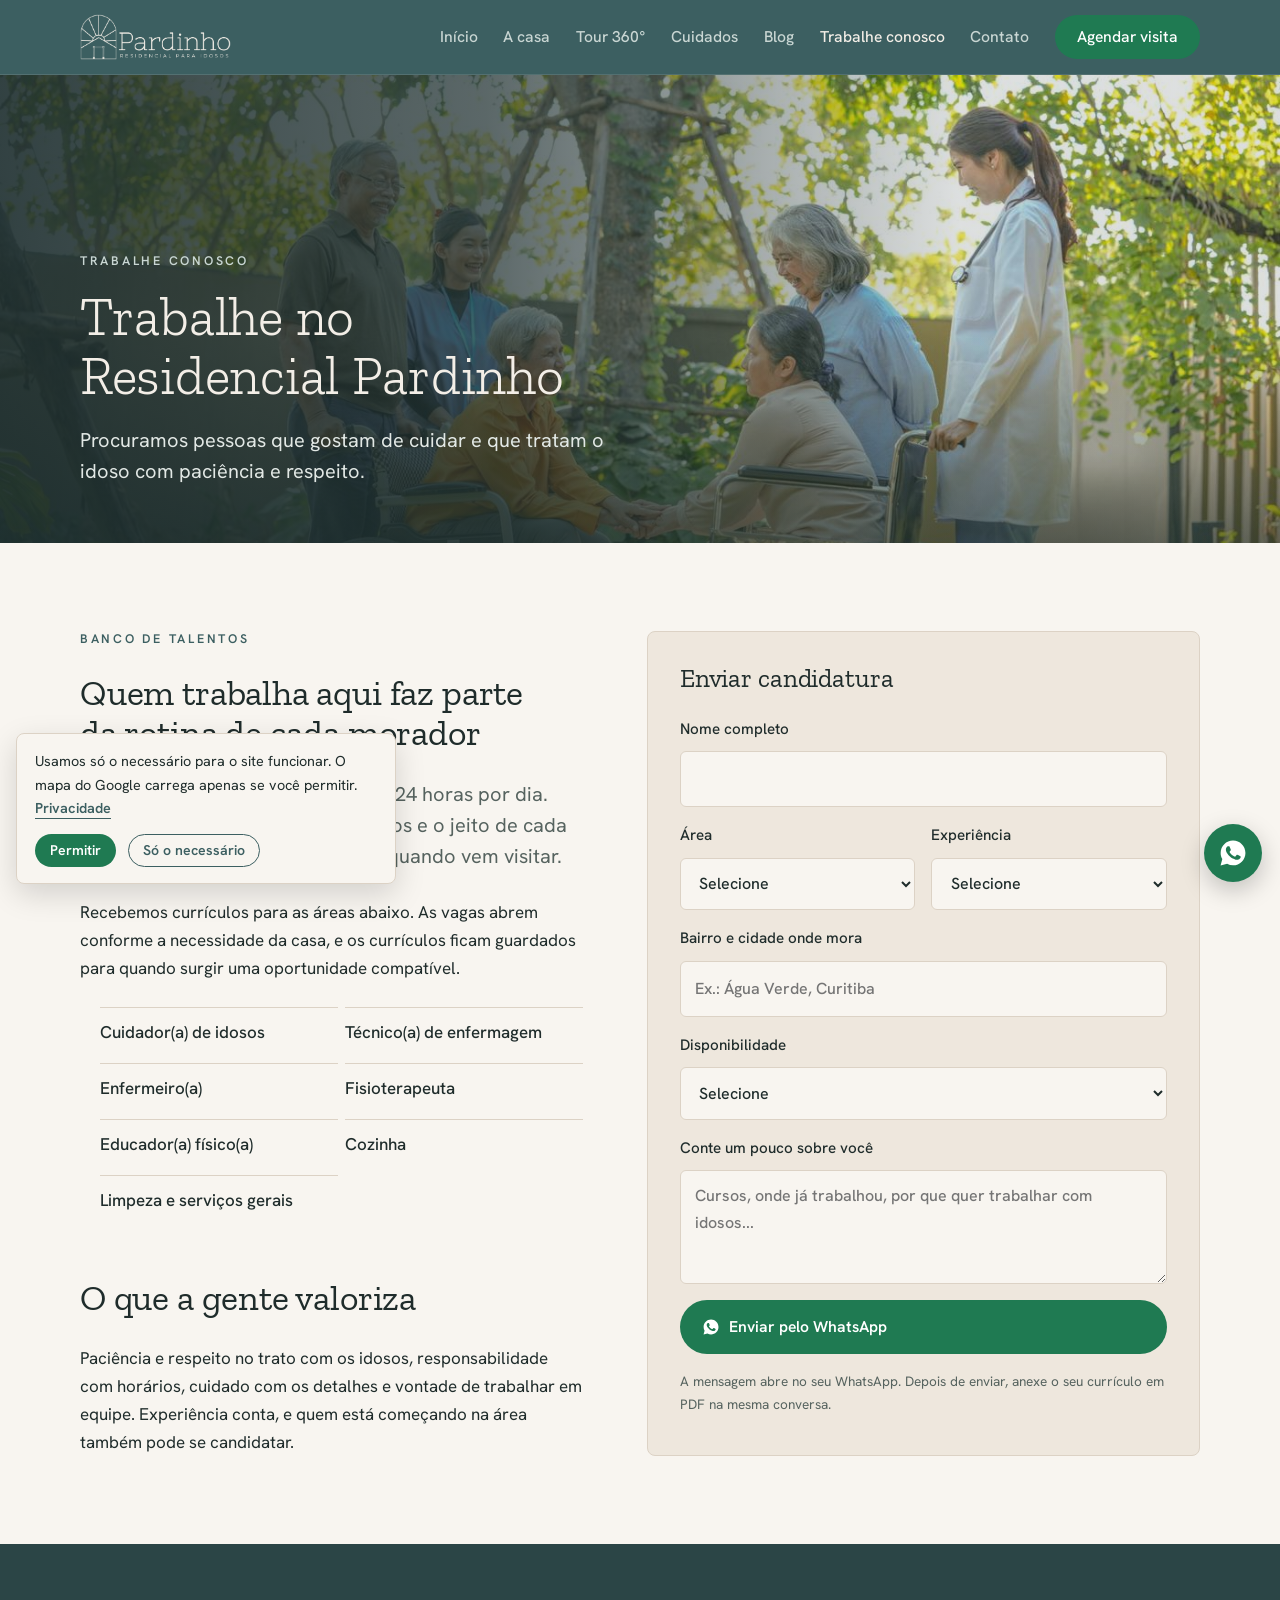
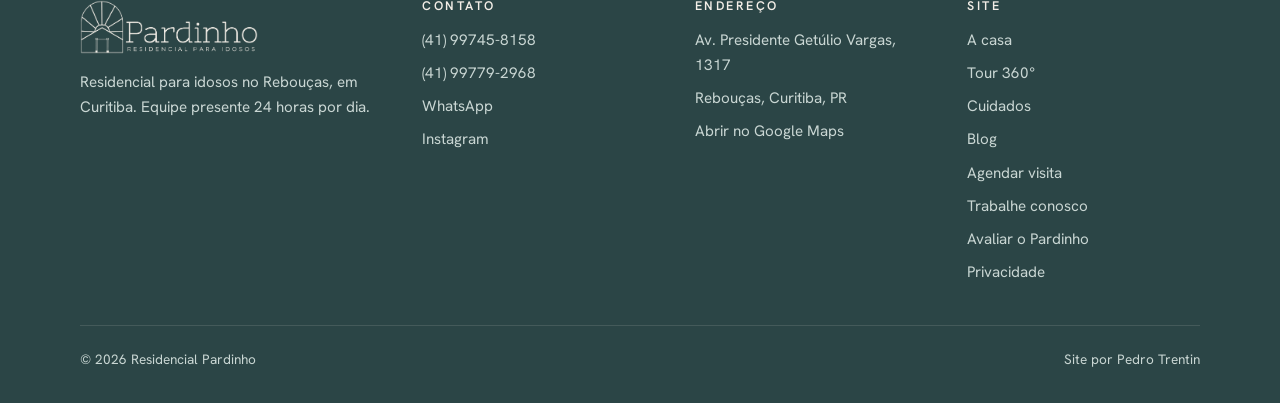
<file: trabalhe-conosco.html>
<!doctype html><html lang="pt-BR"><head><meta charset="utf-8"><meta name="viewport" content="width=device-width,initial-scale=1,viewport-fit=cover">
<title>Trabalhe conosco | Residencial Pardinho, vagas para cuidador de idosos em Curitiba</title><meta name="description" content="Envie sua candidatura para trabalhar no Residencial Pardinho, casa de repouso no Rebouças, Curitiba. Cuidador de idosos, enfermagem, fisioterapia e mais."><link rel="canonical" href="https://residencialpardinho.com.br/trabalhe-conosco">
<meta property="og:type" content="website"><meta property="og:locale" content="pt_BR"><meta property="og:title" content="Trabalhe conosco | Residencial Pardinho, vagas para cuidador de idosos em Curitiba"><meta property="og:description" content="Envie sua candidatura para trabalhar no Residencial Pardinho, casa de repouso no Rebouças, Curitiba. Cuidador de idosos, enfermagem, fisioterapia e mais."><meta property="og:url" content="https://residencialpardinho.com.br/trabalhe-conosco"><meta property="og:image" content="https://residencialpardinho.com.br/img/og.jpg">
<meta name="theme-color" content="#3C5F61"><link rel="icon" href="/img/icone.png"><link rel="preconnect" href="https://fonts.googleapis.com"><link rel="preconnect" href="https://fonts.gstatic.com" crossorigin><link rel="stylesheet" href="https://fonts.googleapis.com/css2?family=Hanken+Grotesk:wght@400;500;600&family=Zilla+Slab:wght@300;400;500&display=swap"><link rel="stylesheet" href="/assets/site.css?v=202610271644"><script type="application/ld+json">{"@context": "https://schema.org", "@type": "LocalBusiness", "name": "Residencial Pardinho", "alternateName": "Residencial Pardinho Casa de Repouso", "description": "Casa de repouso e residencial para idosos no Rebouças, Curitiba, com equipe 24 horas, fisioterapia e educador físico.", "url": "https://residencialpardinho.com.br/", "logo": "https://residencialpardinho.com.br/img/icone.png", "image": "https://residencialpardinho.com.br/img/og.jpg", "telephone": "+5541997458158", "address": {"@type": "PostalAddress", "streetAddress": "Av. Presidente Getúlio Vargas, 1317", "addressLocality": "Curitiba", "addressRegion": "PR", "addressCountry": "BR"}, "areaServed": "Curitiba", "sameAs": ["https://www.instagram.com/resindecial_pardinho/"], "openingHours": "Mo-Su 00:00-23:59"}</script></head>
<body><header class="top"><div class="wrap">
<a class="brand" href="/" aria-label="Residencial Pardinho, página inicial"><img src="/img/logo-claro.png?v=5b5de55d" alt="Residencial Pardinho, residencial para idosos" width="300" height="91"></a>
<button class="menu-btn" type="button" aria-expanded="false" aria-controls="nav">Menu</button>
<nav class="nav" id="nav" aria-label="Principal"><a href="/">Início</a><a href="/a-casa">A casa</a><a href="/tour">Tour 360°</a><a href="/cuidados">Cuidados</a><a href="/blog">Blog</a><a href="/trabalhe-conosco" aria-current="page">Trabalhe conosco</a><a href="/contato">Contato</a><a class="btn btn-wa" href="/visita">Agendar visita</a></nav>
</div></header><main><section class="hero-full hero-page"><img class="hero-bg" src="/img/grupo-jardim.jpg?v=b1de0f7a" alt="Equipe de cuidado com idosos" width="1600" height="1066"><div class="hero-shade"></div><div class="wrap"><div class="hero-text"><span class="eyebrow">Trabalhe conosco</span><h1>Trabalhe no Residencial Pardinho</h1><p class="lead">Procuramos pessoas que gostam de cuidar e que tratam o idoso com paciência e respeito.</p></div></div></section>
<section class="sec"><div class="wrap contact">
<div class="info prose">
<span class="eyebrow">Banco de talentos</span>
<h2 style="font-size:var(--step-3);margin-top:0">Quem trabalha aqui faz parte da rotina de cada morador</h2>
<p class="lead">A equipe do Pardinho está na casa 24 horas por dia. Quem cuida sabe o nome, os hábitos e o jeito de cada idoso, e é isso que a família sente quando vem visitar.</p>
<p>Recebemos currículos para as áreas abaixo. As vagas abrem conforme a necessidade da casa, e os currículos ficam guardados para quando surgir uma oportunidade compatível.</p>
<ul class="areas"><li>Cuidador(a) de idosos</li><li>Técnico(a) de enfermagem</li><li>Enfermeiro(a)</li><li>Fisioterapeuta</li><li>Educador(a) físico(a)</li><li>Cozinha</li><li>Limpeza e serviços gerais</li></ul>
<h2>O que a gente valoriza</h2>
<p>Paciência e respeito no trato com os idosos, responsabilidade com horários, cuidado com os detalhes e vontade de trabalhar em equipe. Experiência conta, e quem está começando na área também pode se candidatar.</p>
</div>
<form class="wa vaga">
<h2>Enviar candidatura</h2>
<label for="t-nome">Nome completo<input id="t-nome" name="nome" autocomplete="name" required></label>
<div class="two"><label for="t-area">Área<select id="t-area" name="area" required><option value="">Selecione</option><option>Cuidador(a) de idosos</option><option>Técnico(a) de enfermagem</option><option>Enfermeiro(a)</option><option>Fisioterapeuta</option><option>Educador(a) físico(a)</option><option>Cozinha</option><option>Limpeza e serviços gerais</option><option>Outra área</option></select></label>
<label for="t-exp">Experiência<select id="t-exp" name="exp"><option value="">Selecione</option><option>sem experiência</option><option>até 1 ano</option><option>de 1 a 3 anos</option><option>mais de 3 anos</option></select></label></div>
<label for="t-bairro">Bairro e cidade onde mora<input id="t-bairro" name="bairro" placeholder="Ex.: Água Verde, Curitiba"></label>
<label for="t-turno">Disponibilidade<select id="t-turno" name="turno"><option value="">Selecione</option><option>diurno</option><option>noturno</option><option>plantão 12x36</option><option>qualquer turno</option></select></label>
<label for="t-msg">Conte um pouco sobre você<textarea id="t-msg" name="msg" placeholder="Cursos, onde já trabalhou, por que quer trabalhar com idosos..."></textarea></label>
<button class="btn btn-wa" type="submit"><svg viewBox="0 0 24 24" aria-hidden="true" fill="currentColor"><path d="M12.04 2C6.58 2 2.13 6.45 2.13 11.91c0 1.75.46 3.45 1.32 4.95L2.05 22l5.25-1.38a9.9 9.9 0 0 0 4.74 1.21c5.46 0 9.91-4.45 9.91-9.91C21.95 6.45 17.5 2 12.04 2Zm5.8 14.06c-.24.68-1.42 1.3-1.95 1.36-.5.06-1.13.09-1.83-.12-.42-.13-.96-.31-1.65-.61-2.9-1.25-4.8-4.17-4.94-4.36-.14-.2-1.18-1.57-1.18-3 0-1.42.75-2.12 1.01-2.41.27-.29.58-.36.78-.36h.56c.18 0 .42-.07.66.5.24.58.82 2 .89 2.14.07.15.12.32.02.51-.1.2-.15.32-.29.49-.15.17-.31.38-.44.51-.15.15-.3.3-.13.6.17.29.76 1.25 1.63 2.03 1.12 1 2.07 1.31 2.36 1.46.29.14.46.12.63-.08.17-.19.73-.85.92-1.14.2-.29.39-.24.66-.15.27.1 1.7.8 2 .95.29.14.48.22.55.34.07.12.07.7-.17 1.38Z"/></svg>Enviar pelo WhatsApp</button>
<small>A mensagem abre no seu WhatsApp. Depois de enviar, anexe o seu currículo em PDF na mesma conversa.</small>
</form>
</div></section></main><footer class="foot"><div class="wrap">
<div><img src="/img/logo-claro.png?v=5b5de55d" alt="Residencial Pardinho" width="300" height="91" loading="lazy">
<p>Residencial para idosos no Rebouças, em Curitiba. Equipe presente 24 horas por dia.</p></div>
<div><h4>Contato</h4><ul><li><a href="tel:+5541997458158">(41) 99745-8158</a></li><li><a href="tel:+5541997792968">(41) 99779-2968</a></li>
<li><a href="https://wa.me/5541997458158?text=Ol%C3%A1!%20Vim%20pelo%20site%20e%20gostaria%20de%20saber%20mais%20sobre%20o%20Residencial%20Pardinho." target="_blank" rel="noopener">WhatsApp</a></li><li><a href="https://www.instagram.com/resindecial_pardinho/" target="_blank" rel="noopener">Instagram</a></li></ul></div>
<div><h4>Endereço</h4><ul><li>Av. Presidente Getúlio Vargas, 1317</li><li>Rebouças, Curitiba, PR</li><li><a href="https://maps.google.com/?cid=12011427755984380105" target="_blank" rel="noopener">Abrir no Google Maps</a></li></ul></div>
<div><h4>Site</h4><ul><li><a href="/a-casa">A casa</a></li><li><a href="/tour">Tour 360°</a></li><li><a href="/cuidados">Cuidados</a></li><li><a href="/blog">Blog</a></li><li><a href="/visita">Agendar visita</a></li><li><a href="/trabalhe-conosco">Trabalhe conosco</a></li><li><a href="/avaliar">Avaliar o Pardinho</a></li><li><a href="/privacidade">Privacidade</a></li></ul></div>
<div class="legal"><span>© 2026 Residencial Pardinho</span><span>Site por Pedro Trentin</span></div>
</div></footer>
<a class="wa-float" href="https://wa.me/5541997458158?text=Ol%C3%A1!%20Vim%20pelo%20site%20e%20gostaria%20de%20saber%20mais%20sobre%20o%20Residencial%20Pardinho." target="_blank" rel="noopener" aria-label="Conversar pelo WhatsApp"><svg viewBox="0 0 24 24" aria-hidden="true" fill="currentColor"><path d="M12.04 2C6.58 2 2.13 6.45 2.13 11.91c0 1.75.46 3.45 1.32 4.95L2.05 22l5.25-1.38a9.9 9.9 0 0 0 4.74 1.21c5.46 0 9.91-4.45 9.91-9.91C21.95 6.45 17.5 2 12.04 2Zm5.8 14.06c-.24.68-1.42 1.3-1.95 1.36-.5.06-1.13.09-1.83-.12-.42-.13-.96-.31-1.65-.61-2.9-1.25-4.8-4.17-4.94-4.36-.14-.2-1.18-1.57-1.18-3 0-1.42.75-2.12 1.01-2.41.27-.29.58-.36.78-.36h.56c.18 0 .42-.07.66.5.24.58.82 2 .89 2.14.07.15.12.32.02.51-.1.2-.15.32-.29.49-.15.17-.31.38-.44.51-.15.15-.3.3-.13.6.17.29.76 1.25 1.63 2.03 1.12 1 2.07 1.31 2.36 1.46.29.14.46.12.63-.08.17-.19.73-.85.92-1.14.2-.29.39-.24.66-.15.27.1 1.7.8 2 .95.29.14.48.22.55.34.07.12.07.7-.17 1.38Z"/></svg></a>
<div class="cookies" hidden><p>Usamos só o necessário para o site funcionar. O mapa do Google carrega apenas se você permitir. <a class="link" href="/privacidade">Privacidade</a></p>
<div class="actions"><button class="btn btn-wa" type="button" data-ck="all">Permitir</button><button class="btn btn-line" type="button" data-ck="min">Só o necessário</button></div></div><script src="/assets/site.js?v=202610271644" defer></script></body></html>
</file>
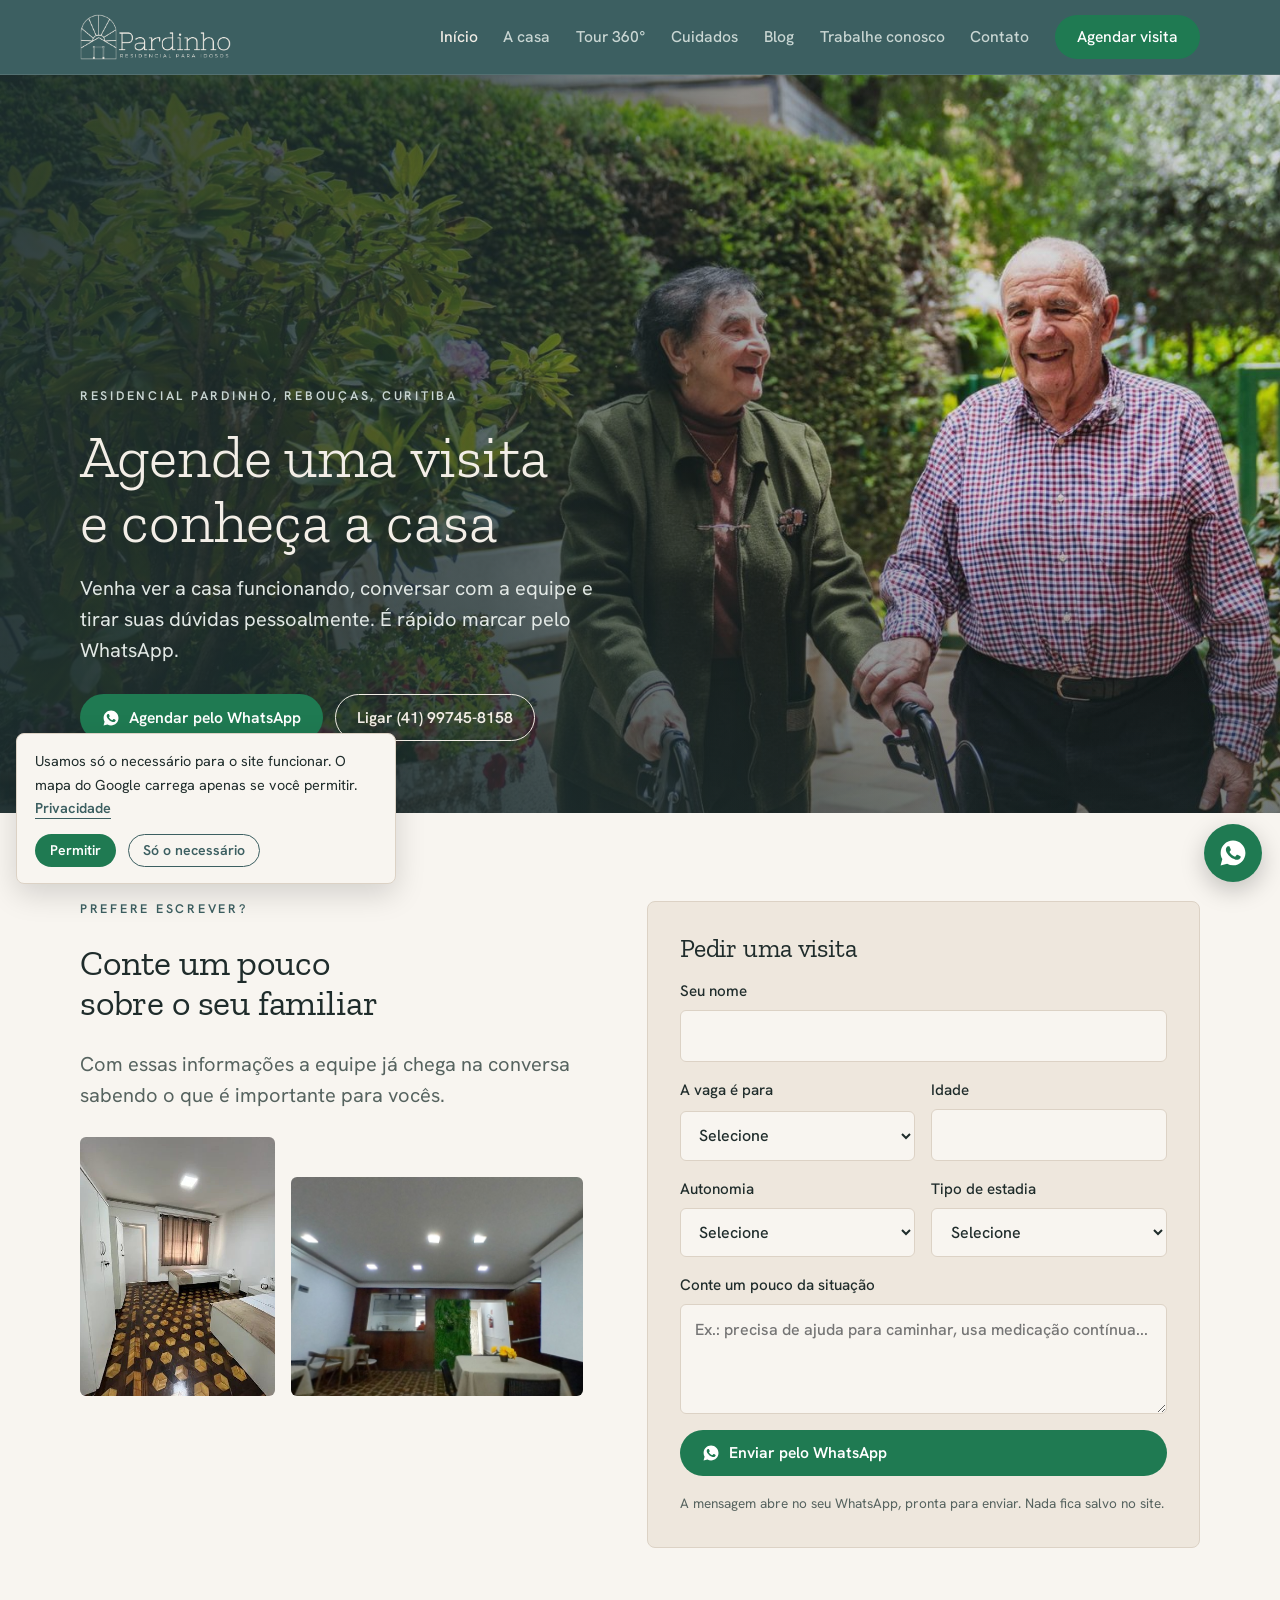
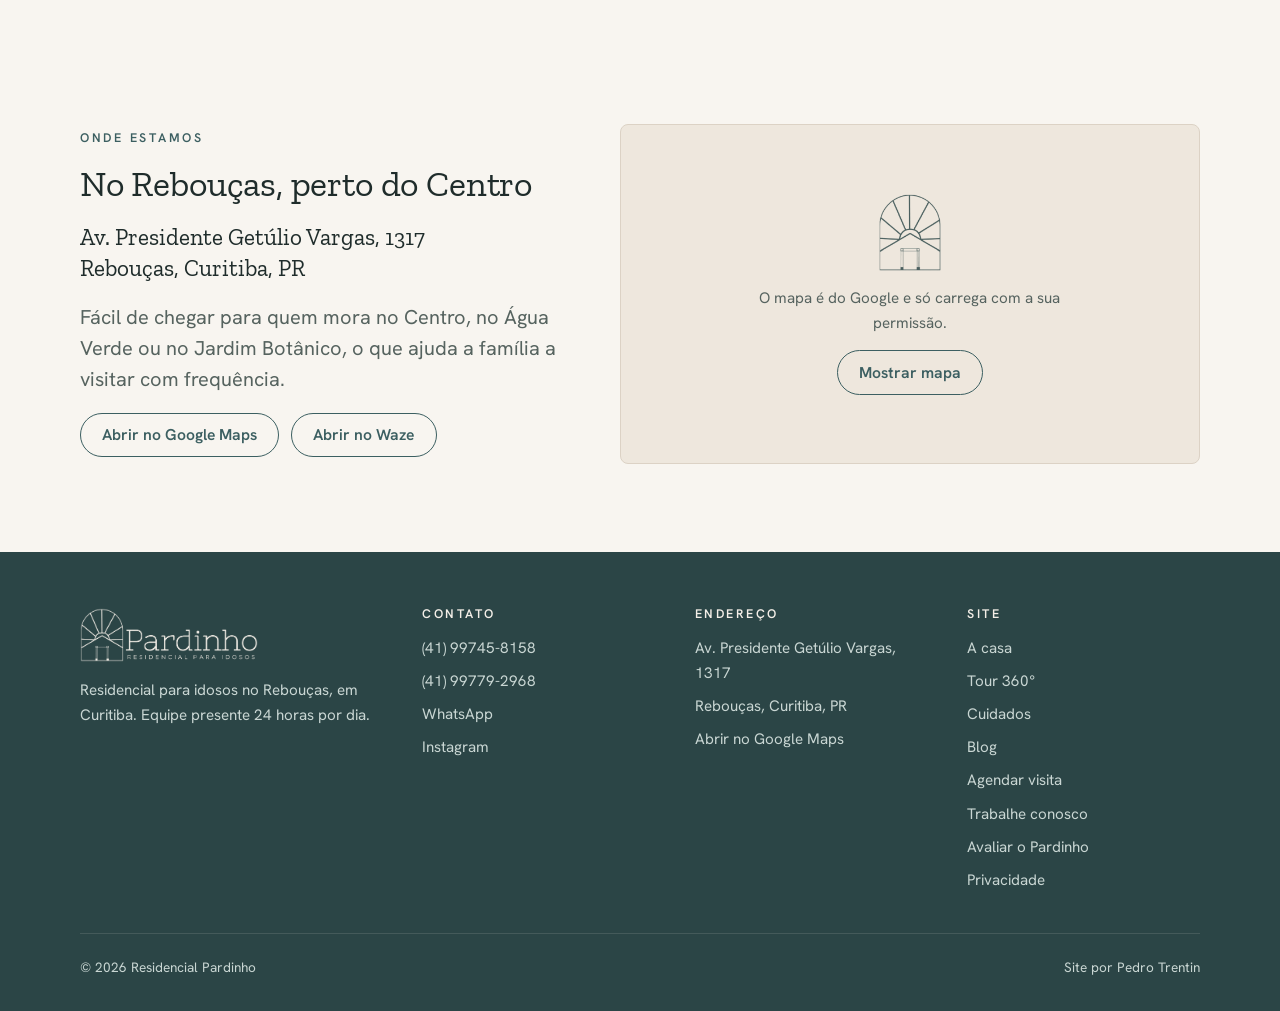
<file: visita.html>
<!doctype html><html lang="pt-BR"><head><meta charset="utf-8"><meta name="viewport" content="width=device-width,initial-scale=1,viewport-fit=cover">
<title>Agende uma visita | Residencial Pardinho, Rebouças</title><meta name="description" content="Agende uma visita ao Residencial Pardinho, casa de repouso no Rebouças, Curitiba. Atendimento pelo WhatsApp."><link rel="canonical" href="https://residencialpardinho.com.br/visita">
<meta property="og:type" content="website"><meta property="og:locale" content="pt_BR"><meta property="og:title" content="Agende uma visita | Residencial Pardinho, Rebouças"><meta property="og:description" content="Agende uma visita ao Residencial Pardinho, casa de repouso no Rebouças, Curitiba. Atendimento pelo WhatsApp."><meta property="og:url" content="https://residencialpardinho.com.br/visita"><meta property="og:image" content="https://residencialpardinho.com.br/img/og.jpg">
<meta name="theme-color" content="#3C5F61"><link rel="icon" href="/img/icone.png"><link rel="preconnect" href="https://fonts.googleapis.com"><link rel="preconnect" href="https://fonts.gstatic.com" crossorigin><link rel="stylesheet" href="https://fonts.googleapis.com/css2?family=Hanken+Grotesk:wght@400;500;600&family=Zilla+Slab:wght@300;400;500&display=swap"><link rel="stylesheet" href="/assets/site.css?v=202610271644"><script type="application/ld+json">{"@context": "https://schema.org", "@type": "LocalBusiness", "name": "Residencial Pardinho", "alternateName": "Residencial Pardinho Casa de Repouso", "description": "Casa de repouso e residencial para idosos no Rebouças, Curitiba, com equipe 24 horas, fisioterapia e educador físico.", "url": "https://residencialpardinho.com.br/", "logo": "https://residencialpardinho.com.br/img/icone.png", "image": "https://residencialpardinho.com.br/img/og.jpg", "telephone": "+5541997458158", "address": {"@type": "PostalAddress", "streetAddress": "Av. Presidente Getúlio Vargas, 1317", "addressLocality": "Curitiba", "addressRegion": "PR", "addressCountry": "BR"}, "areaServed": "Curitiba", "sameAs": ["https://www.instagram.com/resindecial_pardinho/"], "openingHours": "Mo-Su 00:00-23:59"}</script></head>
<body><header class="top"><div class="wrap">
<a class="brand" href="/" aria-label="Residencial Pardinho, página inicial"><img src="/img/logo-claro.png?v=5b5de55d" alt="Residencial Pardinho, residencial para idosos" width="300" height="91"></a>
<button class="menu-btn" type="button" aria-expanded="false" aria-controls="nav">Menu</button>
<nav class="nav" id="nav" aria-label="Principal"><a href="/" aria-current="page">Início</a><a href="/a-casa">A casa</a><a href="/tour">Tour 360°</a><a href="/cuidados">Cuidados</a><a href="/blog">Blog</a><a href="/trabalhe-conosco">Trabalhe conosco</a><a href="/contato">Contato</a><a class="btn btn-wa" href="/visita">Agendar visita</a></nav>
</div></header><main><section class="hero-full"><img class="hero-bg" src="/img/casal-andador.jpg?v=7914b395" alt="Casal de idosos caminhando com andador em um jardim" width="1600" height="900"><div class="hero-shade"></div>
<div class="wrap"><div class="hero-text"><span class="eyebrow">Residencial Pardinho, Rebouças, Curitiba</span><h1>Agende uma visita e conheça a casa</h1><p class="lead">Venha ver a casa funcionando, conversar com a equipe e tirar suas dúvidas pessoalmente. É rápido marcar pelo WhatsApp.</p><div class="actions"><a class="btn btn-wa" href="https://wa.me/5541997458158?text=Ol%C3%A1!%20Vim%20pelo%20site%20e%20gostaria%20de%20agendar%20uma%20visita%20ao%20Residencial%20Pardinho." target="_blank" rel="noopener"><svg viewBox="0 0 24 24" aria-hidden="true" fill="currentColor"><path d="M12.04 2C6.58 2 2.13 6.45 2.13 11.91c0 1.75.46 3.45 1.32 4.95L2.05 22l5.25-1.38a9.9 9.9 0 0 0 4.74 1.21c5.46 0 9.91-4.45 9.91-9.91C21.95 6.45 17.5 2 12.04 2Zm5.8 14.06c-.24.68-1.42 1.3-1.95 1.36-.5.06-1.13.09-1.83-.12-.42-.13-.96-.31-1.65-.61-2.9-1.25-4.8-4.17-4.94-4.36-.14-.2-1.18-1.57-1.18-3 0-1.42.75-2.12 1.01-2.41.27-.29.58-.36.78-.36h.56c.18 0 .42-.07.66.5.24.58.82 2 .89 2.14.07.15.12.32.02.51-.1.2-.15.32-.29.49-.15.17-.31.38-.44.51-.15.15-.3.3-.13.6.17.29.76 1.25 1.63 2.03 1.12 1 2.07 1.31 2.36 1.46.29.14.46.12.63-.08.17-.19.73-.85.92-1.14.2-.29.39-.24.66-.15.27.1 1.7.8 2 .95.29.14.48.22.55.34.07.12.07.7-.17 1.38Z"/></svg>Agendar pelo WhatsApp</a><a class="btn btn-line" href="tel:+5541997458158">Ligar (41) 99745-8158</a></div></div></div></section>
<section class="sec"><div class="wrap contact">
<div class="info"><span class="eyebrow">Prefere escrever?</span><h2 style="font-size:var(--step-3)">Conte um pouco sobre o seu familiar</h2>
<p class="lead">Com essas informações a equipe já chega na conversa sabendo o que é importante para vocês.</p>
<div class="pair"><img src="/img/quarto.jpg?v=93800f30" alt="Quarto" loading="lazy"><img src="/img/refeitorio.jpg?v=3f4ec59a" alt="Refeitório" loading="lazy"></div></div>
<form class="wa" data-visita>
<h2>Pedir uma visita</h2>
<label for="f-nome-v">Seu nome<input id="f-nome-v" name="nome" autocomplete="name" required></label>
<div class="two"><label for="f-para-v">A vaga é para<select id="f-para-v" name="para"><option value="">Selecione</option><option>minha mãe</option><option>meu pai</option><option>minha avó</option><option>meu avô</option><option>outro familiar</option><option>mim</option></select></label>
<label for="f-idade-v">Idade<input id="f-idade-v" name="idade" inputmode="numeric" maxlength="3"></label></div>
<div class="two"><label for="f-aut-v">Autonomia<select id="f-aut-v" name="aut"><option value="">Selecione</option><option>independente</option><option>precisa de ajuda em algumas atividades</option><option>precisa de ajuda em quase tudo</option></select></label>
<label for="f-est-v">Tipo de estadia<select id="f-est-v" name="est"><option value="">Selecione</option><option>moradia permanente</option><option>temporária</option><option>recuperação pós-cirurgia</option><option>ainda não sei</option></select></label></div>
<label for="f-msg-v">Conte um pouco da situação<textarea id="f-msg-v" name="msg" placeholder="Ex.: precisa de ajuda para caminhar, usa medicação contínua..."></textarea></label>
<button class="btn btn-wa" type="submit"><svg viewBox="0 0 24 24" aria-hidden="true" fill="currentColor"><path d="M12.04 2C6.58 2 2.13 6.45 2.13 11.91c0 1.75.46 3.45 1.32 4.95L2.05 22l5.25-1.38a9.9 9.9 0 0 0 4.74 1.21c5.46 0 9.91-4.45 9.91-9.91C21.95 6.45 17.5 2 12.04 2Zm5.8 14.06c-.24.68-1.42 1.3-1.95 1.36-.5.06-1.13.09-1.83-.12-.42-.13-.96-.31-1.65-.61-2.9-1.25-4.8-4.17-4.94-4.36-.14-.2-1.18-1.57-1.18-3 0-1.42.75-2.12 1.01-2.41.27-.29.58-.36.78-.36h.56c.18 0 .42-.07.66.5.24.58.82 2 .89 2.14.07.15.12.32.02.51-.1.2-.15.32-.29.49-.15.17-.31.38-.44.51-.15.15-.3.3-.13.6.17.29.76 1.25 1.63 2.03 1.12 1 2.07 1.31 2.36 1.46.29.14.46.12.63-.08.17-.19.73-.85.92-1.14.2-.29.39-.24.66-.15.27.1 1.7.8 2 .95.29.14.48.22.55.34.07.12.07.7-.17 1.38Z"/></svg>Enviar pelo WhatsApp</button>
<small>A mensagem abre no seu WhatsApp, pronta para enviar. Nada fica salvo no site.</small>
</form>
</div></section>
<section class="sec"><div class="wrap where">
<div class="text"><span class="eyebrow">Onde estamos</span><h2>No Rebouças, perto do Centro</h2>
<p class="addr">Av. Presidente Getúlio Vargas, 1317<br>Rebouças, Curitiba, PR</p>
<p class="lead">Fácil de chegar para quem mora no Centro, no Água Verde ou no Jardim Botânico, o que ajuda a família a visitar com frequência.</p>
<div class="actions"><a class="btn btn-line" href="https://maps.google.com/?cid=12011427755984380105" target="_blank" rel="noopener">Abrir no Google Maps</a><a class="btn btn-line" href="https://waze.com/ul?q=Av.%20Presidente%20Get%C3%BAlio%20Vargas%201317%20Curitiba" target="_blank" rel="noopener">Abrir no Waze</a></div></div>
<div class="map" data-src="https://www.google.com/maps?q=Av.+Presidente+Get%C3%BAlio+Vargas,+1317+-+Rebou%C3%A7as,+Curitiba+-+PR&output=embed"><div class="map-cta"><img src="/img/marca-escura.png?v=23795fe1" alt="" width="64" height="79"><p>O mapa é do Google e só carrega com a sua permissão.</p><button class="btn btn-line" type="button" data-load-map>Mostrar mapa</button></div></div>
</div></section></main><footer class="foot"><div class="wrap">
<div><img src="/img/logo-claro.png?v=5b5de55d" alt="Residencial Pardinho" width="300" height="91" loading="lazy">
<p>Residencial para idosos no Rebouças, em Curitiba. Equipe presente 24 horas por dia.</p></div>
<div><h4>Contato</h4><ul><li><a href="tel:+5541997458158">(41) 99745-8158</a></li><li><a href="tel:+5541997792968">(41) 99779-2968</a></li>
<li><a href="https://wa.me/5541997458158?text=Ol%C3%A1!%20Vim%20pelo%20site%20e%20gostaria%20de%20saber%20mais%20sobre%20o%20Residencial%20Pardinho." target="_blank" rel="noopener">WhatsApp</a></li><li><a href="https://www.instagram.com/resindecial_pardinho/" target="_blank" rel="noopener">Instagram</a></li></ul></div>
<div><h4>Endereço</h4><ul><li>Av. Presidente Getúlio Vargas, 1317</li><li>Rebouças, Curitiba, PR</li><li><a href="https://maps.google.com/?cid=12011427755984380105" target="_blank" rel="noopener">Abrir no Google Maps</a></li></ul></div>
<div><h4>Site</h4><ul><li><a href="/a-casa">A casa</a></li><li><a href="/tour">Tour 360°</a></li><li><a href="/cuidados">Cuidados</a></li><li><a href="/blog">Blog</a></li><li><a href="/visita">Agendar visita</a></li><li><a href="/trabalhe-conosco">Trabalhe conosco</a></li><li><a href="/avaliar">Avaliar o Pardinho</a></li><li><a href="/privacidade">Privacidade</a></li></ul></div>
<div class="legal"><span>© 2026 Residencial Pardinho</span><span>Site por Pedro Trentin</span></div>
</div></footer>
<a class="wa-float" href="https://wa.me/5541997458158?text=Ol%C3%A1!%20Vim%20pelo%20site%20e%20gostaria%20de%20saber%20mais%20sobre%20o%20Residencial%20Pardinho." target="_blank" rel="noopener" aria-label="Conversar pelo WhatsApp"><svg viewBox="0 0 24 24" aria-hidden="true" fill="currentColor"><path d="M12.04 2C6.58 2 2.13 6.45 2.13 11.91c0 1.75.46 3.45 1.32 4.95L2.05 22l5.25-1.38a9.9 9.9 0 0 0 4.74 1.21c5.46 0 9.91-4.45 9.91-9.91C21.95 6.45 17.5 2 12.04 2Zm5.8 14.06c-.24.68-1.42 1.3-1.95 1.36-.5.06-1.13.09-1.83-.12-.42-.13-.96-.31-1.65-.61-2.9-1.25-4.8-4.17-4.94-4.36-.14-.2-1.18-1.57-1.18-3 0-1.42.75-2.12 1.01-2.41.27-.29.58-.36.78-.36h.56c.18 0 .42-.07.66.5.24.58.82 2 .89 2.14.07.15.12.32.02.51-.1.2-.15.32-.29.49-.15.17-.31.38-.44.51-.15.15-.3.3-.13.6.17.29.76 1.25 1.63 2.03 1.12 1 2.07 1.31 2.36 1.46.29.14.46.12.63-.08.17-.19.73-.85.92-1.14.2-.29.39-.24.66-.15.27.1 1.7.8 2 .95.29.14.48.22.55.34.07.12.07.7-.17 1.38Z"/></svg></a>
<div class="cookies" hidden><p>Usamos só o necessário para o site funcionar. O mapa do Google carrega apenas se você permitir. <a class="link" href="/privacidade">Privacidade</a></p>
<div class="actions"><button class="btn btn-wa" type="button" data-ck="all">Permitir</button><button class="btn btn-line" type="button" data-ck="min">Só o necessário</button></div></div><script src="/assets/site.js?v=202610271644" defer></script></body></html>
</file>
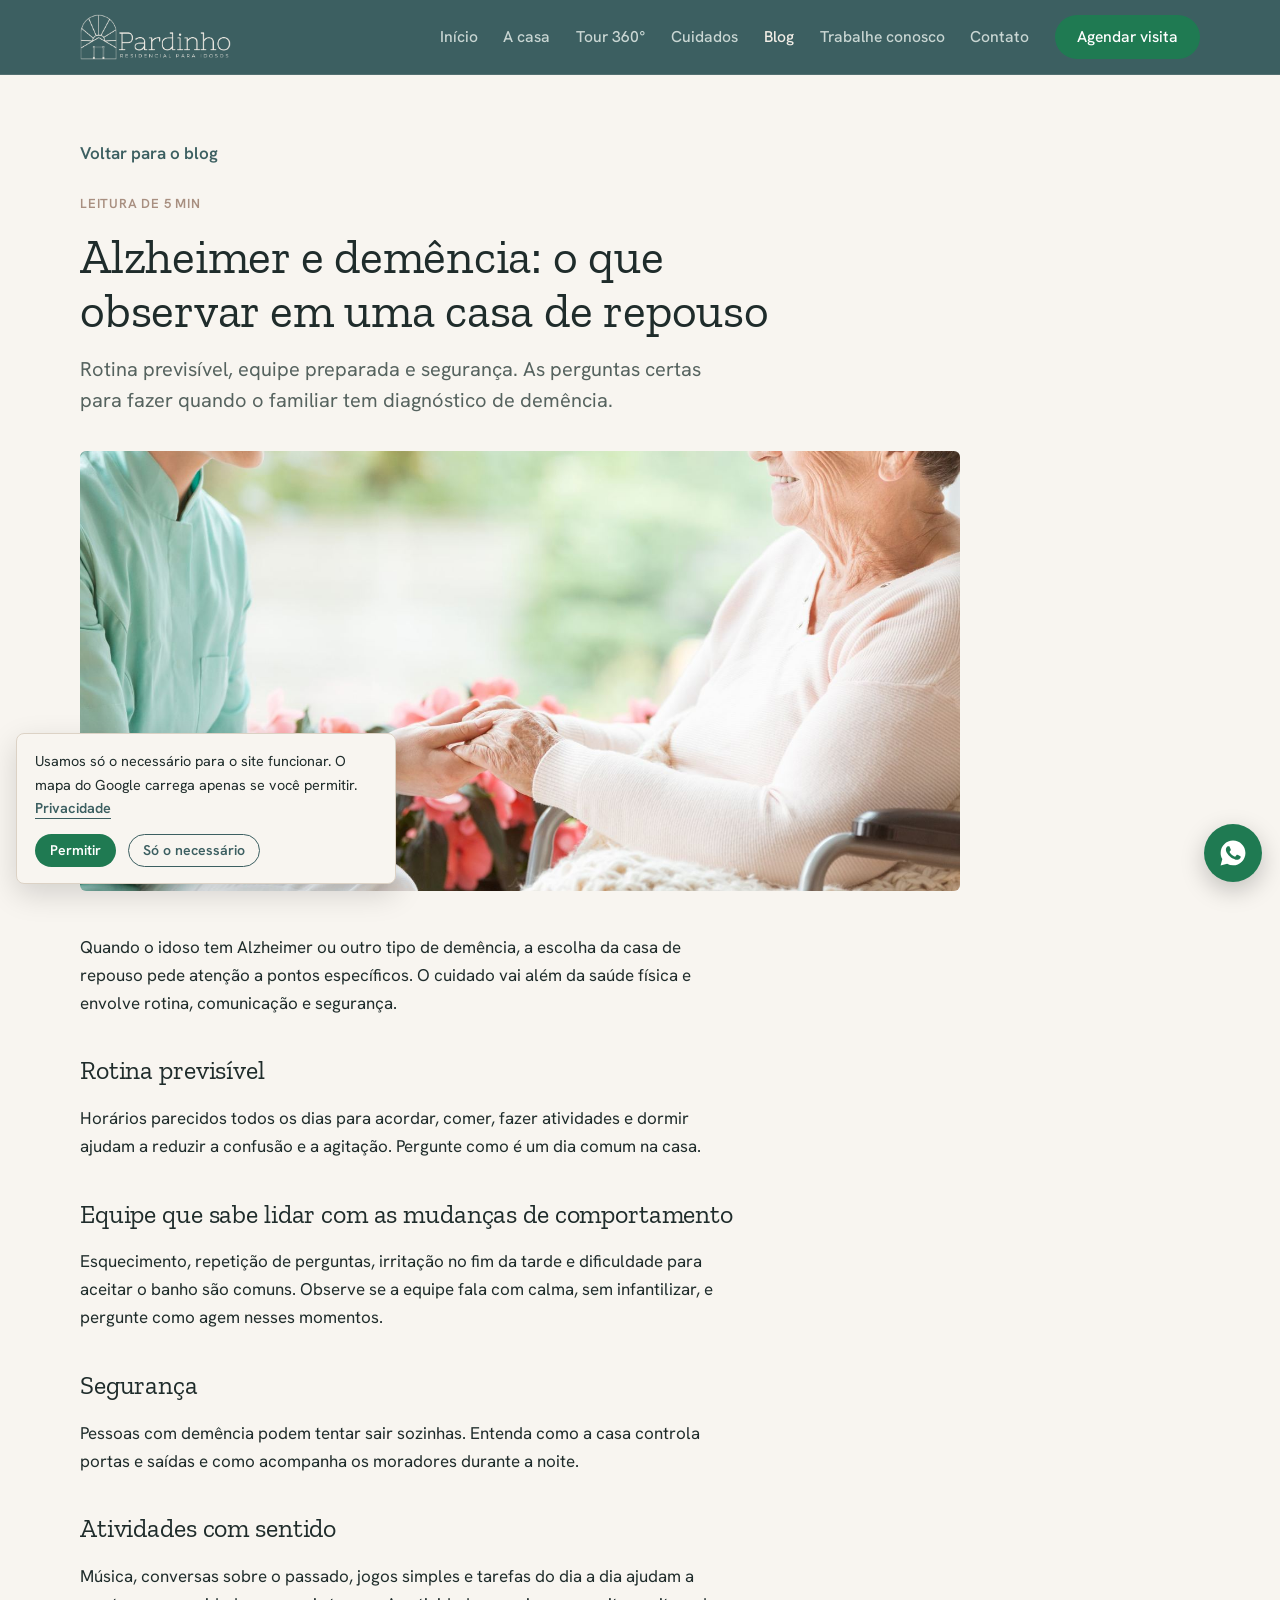
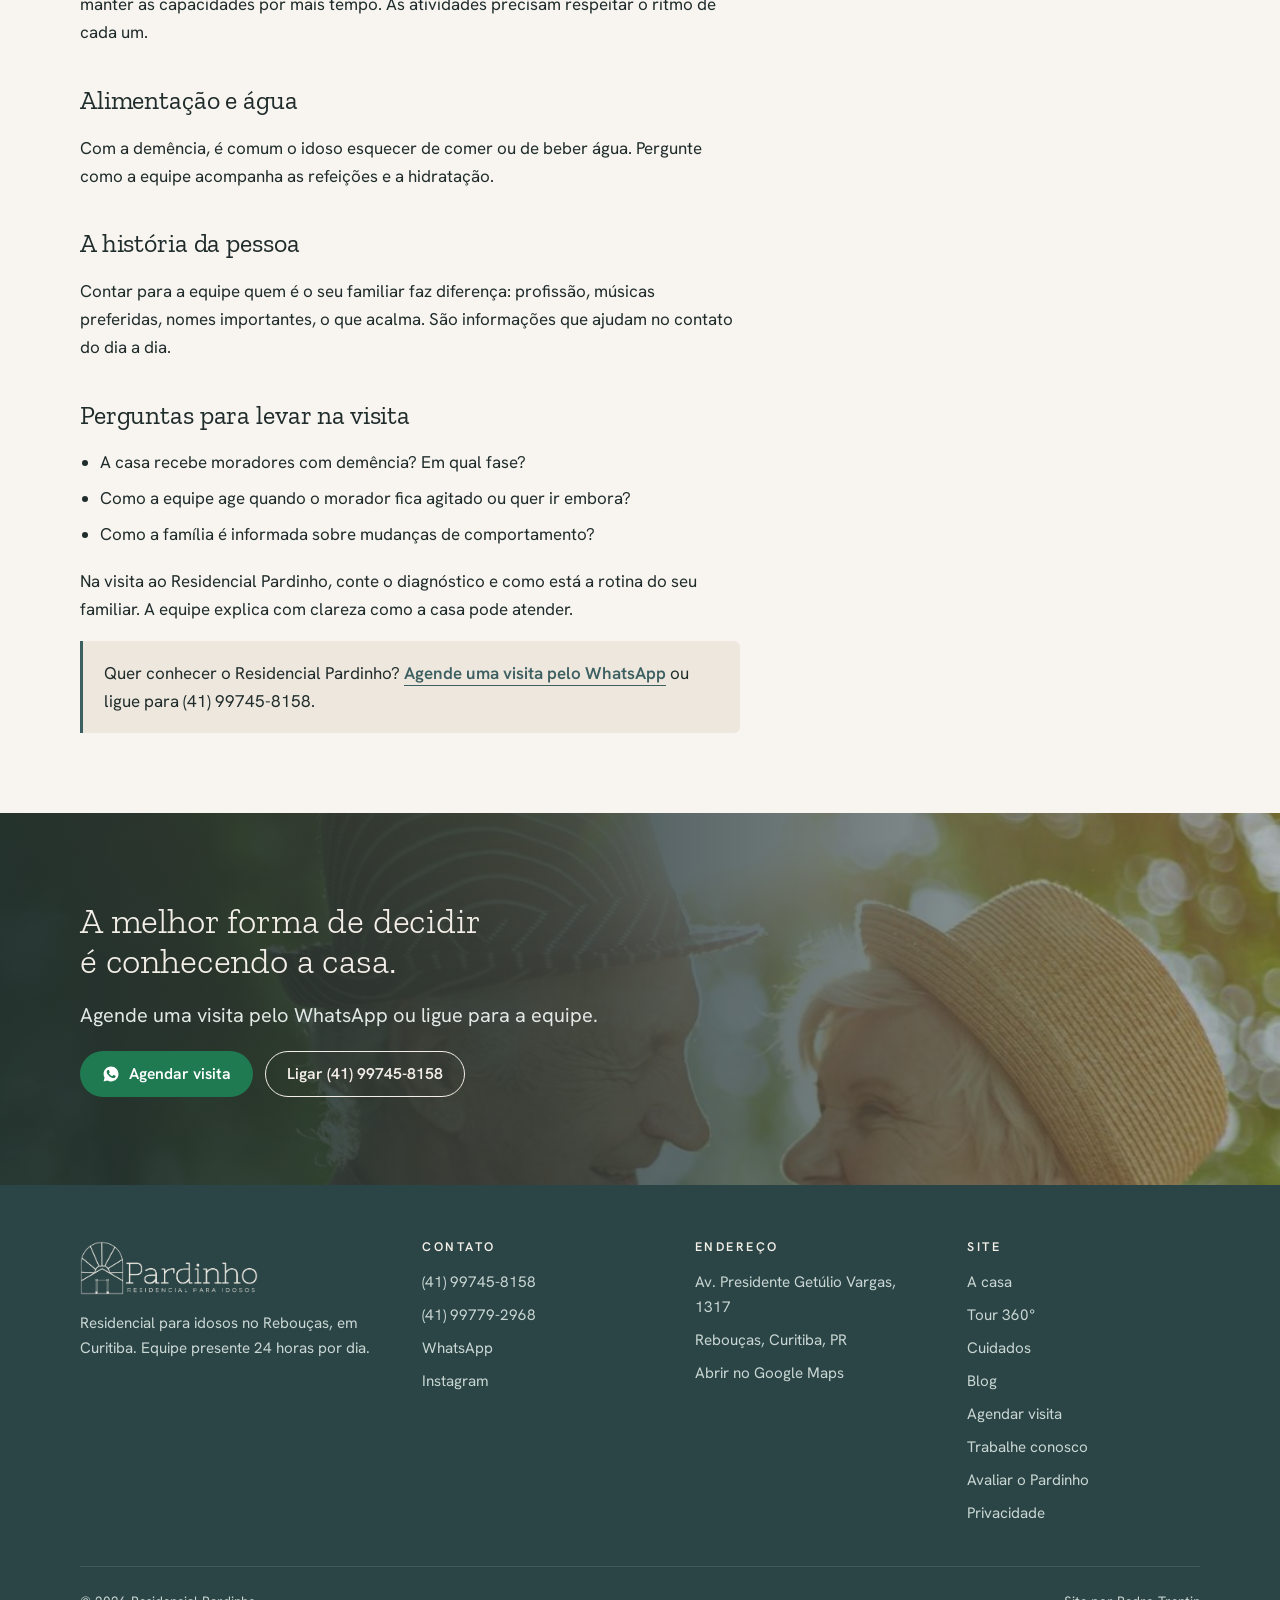
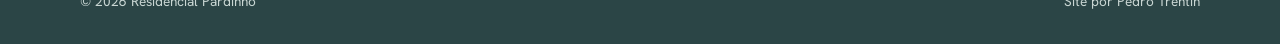
<file: blog/alzheimer-demencia-casa-de-repouso.html>
<!doctype html><html lang="pt-BR"><head><meta charset="utf-8"><meta name="viewport" content="width=device-width,initial-scale=1,viewport-fit=cover">
<title>Alzheimer e demência: o que observar em uma casa de repouso | Residencial Pardinho</title><meta name="description" content="Rotina previsível, equipe preparada e segurança. As perguntas certas para fazer quando o familiar tem diagnóstico de demência."><link rel="canonical" href="https://residencialpardinho.com.br/blog/alzheimer-demencia-casa-de-repouso">
<meta property="og:type" content="website"><meta property="og:locale" content="pt_BR"><meta property="og:title" content="Alzheimer e demência: o que observar em uma casa de repouso | Residencial Pardinho"><meta property="og:description" content="Rotina previsível, equipe preparada e segurança. As perguntas certas para fazer quando o familiar tem diagnóstico de demência."><meta property="og:url" content="https://residencialpardinho.com.br/blog/alzheimer-demencia-casa-de-repouso"><meta property="og:image" content="https://residencialpardinho.com.br/img/og.jpg">
<meta name="theme-color" content="#3C5F61"><link rel="icon" href="/img/icone.png"><link rel="preconnect" href="https://fonts.googleapis.com"><link rel="preconnect" href="https://fonts.gstatic.com" crossorigin><link rel="stylesheet" href="https://fonts.googleapis.com/css2?family=Hanken+Grotesk:wght@400;500;600&family=Zilla+Slab:wght@300;400;500&display=swap"><link rel="stylesheet" href="/assets/site.css?v=202610271644"><script type="application/ld+json">{"@context": "https://schema.org", "@type": "LocalBusiness", "name": "Residencial Pardinho", "alternateName": "Residencial Pardinho Casa de Repouso", "description": "Casa de repouso e residencial para idosos no Rebouças, Curitiba, com equipe 24 horas, fisioterapia e educador físico.", "url": "https://residencialpardinho.com.br/", "logo": "https://residencialpardinho.com.br/img/icone.png", "image": "https://residencialpardinho.com.br/img/og.jpg", "telephone": "+5541997458158", "address": {"@type": "PostalAddress", "streetAddress": "Av. Presidente Getúlio Vargas, 1317", "addressLocality": "Curitiba", "addressRegion": "PR", "addressCountry": "BR"}, "areaServed": "Curitiba", "sameAs": ["https://www.instagram.com/resindecial_pardinho/"], "openingHours": "Mo-Su 00:00-23:59"}</script><script type="application/ld+json">{"@context": "https://schema.org", "@type": "Article", "headline": "Alzheimer e demência: o que observar em uma casa de repouso", "description": "Rotina previsível, equipe preparada e segurança. As perguntas certas para fazer quando o familiar tem diagnóstico de demência.", "image": "https://residencialpardinho.com.br/img/maos.jpg", "datePublished": "2026-10-27", "author": {"@type": "Organization", "name": "Residencial Pardinho"}}</script></head>
<body><header class="top"><div class="wrap">
<a class="brand" href="/" aria-label="Residencial Pardinho, página inicial"><img src="/img/logo-claro.png?v=5b5de55d" alt="Residencial Pardinho, residencial para idosos" width="300" height="91"></a>
<button class="menu-btn" type="button" aria-expanded="false" aria-controls="nav">Menu</button>
<nav class="nav" id="nav" aria-label="Principal"><a href="/">Início</a><a href="/a-casa">A casa</a><a href="/tour">Tour 360°</a><a href="/cuidados">Cuidados</a><a href="/blog" aria-current="page">Blog</a><a href="/trabalhe-conosco">Trabalhe conosco</a><a href="/contato">Contato</a><a class="btn btn-wa" href="/visita">Agendar visita</a></nav>
</div></header><main><article class="article"><div class="wrap">
<a class="back" href="/blog">Voltar para o blog</a>
<header><span class="meta">Leitura de 5 min</span><h1>Alzheimer e demência: o que observar em uma casa de repouso</h1><p class="lead">Rotina previsível, equipe preparada e segurança. As perguntas certas para fazer quando o familiar tem diagnóstico de demência.</p></header>
<img class="cover" src="/img/maos.jpg?v=5414c47d" alt="" loading="lazy">
<div class="prose">
<p>Quando o idoso tem Alzheimer ou outro tipo de demência, a escolha da casa de repouso pede atenção a pontos específicos. O cuidado vai além da saúde física e envolve rotina, comunicação e segurança.</p>
<h2>Rotina previsível</h2>
<p>Horários parecidos todos os dias para acordar, comer, fazer atividades e dormir ajudam a reduzir a confusão e a agitação. Pergunte como é um dia comum na casa.</p>
<h2>Equipe que sabe lidar com as mudanças de comportamento</h2>
<p>Esquecimento, repetição de perguntas, irritação no fim da tarde e dificuldade para aceitar o banho são comuns. Observe se a equipe fala com calma, sem infantilizar, e pergunte como agem nesses momentos.</p>
<h2>Segurança</h2>
<p>Pessoas com demência podem tentar sair sozinhas. Entenda como a casa controla portas e saídas e como acompanha os moradores durante a noite.</p>
<h2>Atividades com sentido</h2>
<p>Música, conversas sobre o passado, jogos simples e tarefas do dia a dia ajudam a manter as capacidades por mais tempo. As atividades precisam respeitar o ritmo de cada um.</p>
<h2>Alimentação e água</h2>
<p>Com a demência, é comum o idoso esquecer de comer ou de beber água. Pergunte como a equipe acompanha as refeições e a hidratação.</p>
<h2>A história da pessoa</h2>
<p>Contar para a equipe quem é o seu familiar faz diferença: profissão, músicas preferidas, nomes importantes, o que acalma. São informações que ajudam no contato do dia a dia.</p>
<h2>Perguntas para levar na visita</h2>
<ul>
<li>A casa recebe moradores com demência? Em qual fase?</li>
<li>Como a equipe age quando o morador fica agitado ou quer ir embora?</li>
<li>Como a família é informada sobre mudanças de comportamento?</li>
</ul>
<p>Na visita ao Residencial Pardinho, conte o diagnóstico e como está a rotina do seu familiar. A equipe explica com clareza como a casa pode atender.</p>

<p class="note">Quer conhecer o Residencial Pardinho? <a class="link" href="https://wa.me/5541997458158?text=Ol%C3%A1!%20Vim%20pelo%20site%20e%20gostaria%20de%20agendar%20uma%20visita%20ao%20Residencial%20Pardinho." target="_blank" rel="noopener">Agende uma visita pelo WhatsApp</a> ou ligue para (41) 99745-8158.</p></div>
</div></article>
<section class="cta-photo"><img class="hero-bg" src="/img/casal-flores.jpg?v=e35f05a2" alt="" loading="lazy"><div class="hero-shade"></div><div class="wrap"><div class="hero-text"><h2>A melhor forma de decidir é conhecendo a casa.</h2><p class="lead">Agende uma visita pelo WhatsApp ou ligue para a equipe.</p>
<div class="actions"><a class="btn btn-wa" href="https://wa.me/5541997458158?text=Ol%C3%A1!%20Vim%20pelo%20site%20e%20gostaria%20de%20agendar%20uma%20visita%20ao%20Residencial%20Pardinho." target="_blank" rel="noopener"><svg viewBox="0 0 24 24" aria-hidden="true" fill="currentColor"><path d="M12.04 2C6.58 2 2.13 6.45 2.13 11.91c0 1.75.46 3.45 1.32 4.95L2.05 22l5.25-1.38a9.9 9.9 0 0 0 4.74 1.21c5.46 0 9.91-4.45 9.91-9.91C21.95 6.45 17.5 2 12.04 2Zm5.8 14.06c-.24.68-1.42 1.3-1.95 1.36-.5.06-1.13.09-1.83-.12-.42-.13-.96-.31-1.65-.61-2.9-1.25-4.8-4.17-4.94-4.36-.14-.2-1.18-1.57-1.18-3 0-1.42.75-2.12 1.01-2.41.27-.29.58-.36.78-.36h.56c.18 0 .42-.07.66.5.24.58.82 2 .89 2.14.07.15.12.32.02.51-.1.2-.15.32-.29.49-.15.17-.31.38-.44.51-.15.15-.3.3-.13.6.17.29.76 1.25 1.63 2.03 1.12 1 2.07 1.31 2.36 1.46.29.14.46.12.63-.08.17-.19.73-.85.92-1.14.2-.29.39-.24.66-.15.27.1 1.7.8 2 .95.29.14.48.22.55.34.07.12.07.7-.17 1.38Z"/></svg>Agendar visita</a><a class="btn btn-line" href="tel:+5541997458158">Ligar (41) 99745-8158</a></div></div></div></section></main><footer class="foot"><div class="wrap">
<div><img src="/img/logo-claro.png?v=5b5de55d" alt="Residencial Pardinho" width="300" height="91" loading="lazy">
<p>Residencial para idosos no Rebouças, em Curitiba. Equipe presente 24 horas por dia.</p></div>
<div><h4>Contato</h4><ul><li><a href="tel:+5541997458158">(41) 99745-8158</a></li><li><a href="tel:+5541997792968">(41) 99779-2968</a></li>
<li><a href="https://wa.me/5541997458158?text=Ol%C3%A1!%20Vim%20pelo%20site%20e%20gostaria%20de%20saber%20mais%20sobre%20o%20Residencial%20Pardinho." target="_blank" rel="noopener">WhatsApp</a></li><li><a href="https://www.instagram.com/resindecial_pardinho/" target="_blank" rel="noopener">Instagram</a></li></ul></div>
<div><h4>Endereço</h4><ul><li>Av. Presidente Getúlio Vargas, 1317</li><li>Rebouças, Curitiba, PR</li><li><a href="https://maps.google.com/?cid=12011427755984380105" target="_blank" rel="noopener">Abrir no Google Maps</a></li></ul></div>
<div><h4>Site</h4><ul><li><a href="/a-casa">A casa</a></li><li><a href="/tour">Tour 360°</a></li><li><a href="/cuidados">Cuidados</a></li><li><a href="/blog">Blog</a></li><li><a href="/visita">Agendar visita</a></li><li><a href="/trabalhe-conosco">Trabalhe conosco</a></li><li><a href="/avaliar">Avaliar o Pardinho</a></li><li><a href="/privacidade">Privacidade</a></li></ul></div>
<div class="legal"><span>© 2026 Residencial Pardinho</span><span>Site por Pedro Trentin</span></div>
</div></footer>
<a class="wa-float" href="https://wa.me/5541997458158?text=Ol%C3%A1!%20Vim%20pelo%20site%20e%20gostaria%20de%20saber%20mais%20sobre%20o%20Residencial%20Pardinho." target="_blank" rel="noopener" aria-label="Conversar pelo WhatsApp"><svg viewBox="0 0 24 24" aria-hidden="true" fill="currentColor"><path d="M12.04 2C6.58 2 2.13 6.45 2.13 11.91c0 1.75.46 3.45 1.32 4.95L2.05 22l5.25-1.38a9.9 9.9 0 0 0 4.74 1.21c5.46 0 9.91-4.45 9.91-9.91C21.95 6.45 17.5 2 12.04 2Zm5.8 14.06c-.24.68-1.42 1.3-1.95 1.36-.5.06-1.13.09-1.83-.12-.42-.13-.96-.31-1.65-.61-2.9-1.25-4.8-4.17-4.94-4.36-.14-.2-1.18-1.57-1.18-3 0-1.42.75-2.12 1.01-2.41.27-.29.58-.36.78-.36h.56c.18 0 .42-.07.66.5.24.58.82 2 .89 2.14.07.15.12.32.02.51-.1.2-.15.32-.29.49-.15.17-.31.38-.44.51-.15.15-.3.3-.13.6.17.29.76 1.25 1.63 2.03 1.12 1 2.07 1.31 2.36 1.46.29.14.46.12.63-.08.17-.19.73-.85.92-1.14.2-.29.39-.24.66-.15.27.1 1.7.8 2 .95.29.14.48.22.55.34.07.12.07.7-.17 1.38Z"/></svg></a>
<div class="cookies" hidden><p>Usamos só o necessário para o site funcionar. O mapa do Google carrega apenas se você permitir. <a class="link" href="/privacidade">Privacidade</a></p>
<div class="actions"><button class="btn btn-wa" type="button" data-ck="all">Permitir</button><button class="btn btn-line" type="button" data-ck="min">Só o necessário</button></div></div><script src="/assets/site.js?v=202610271644" defer></script></body></html>
</file>
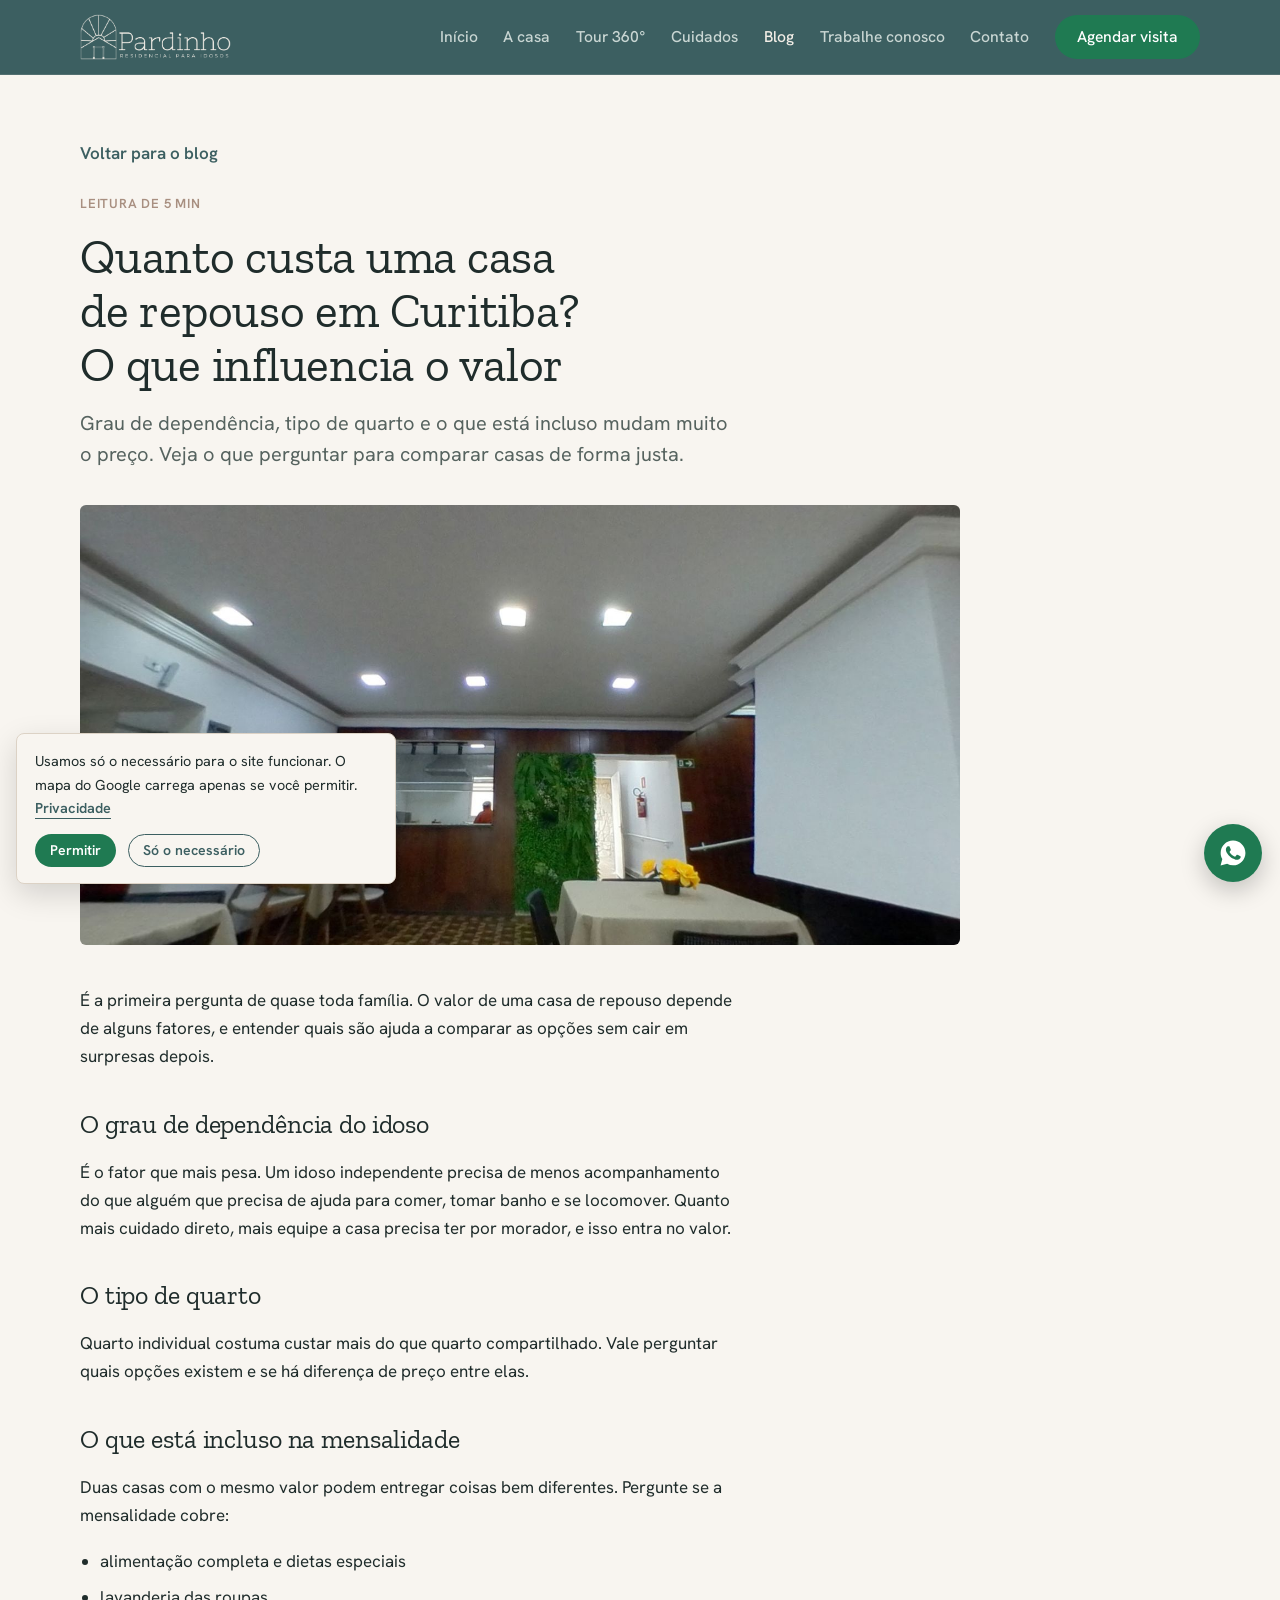
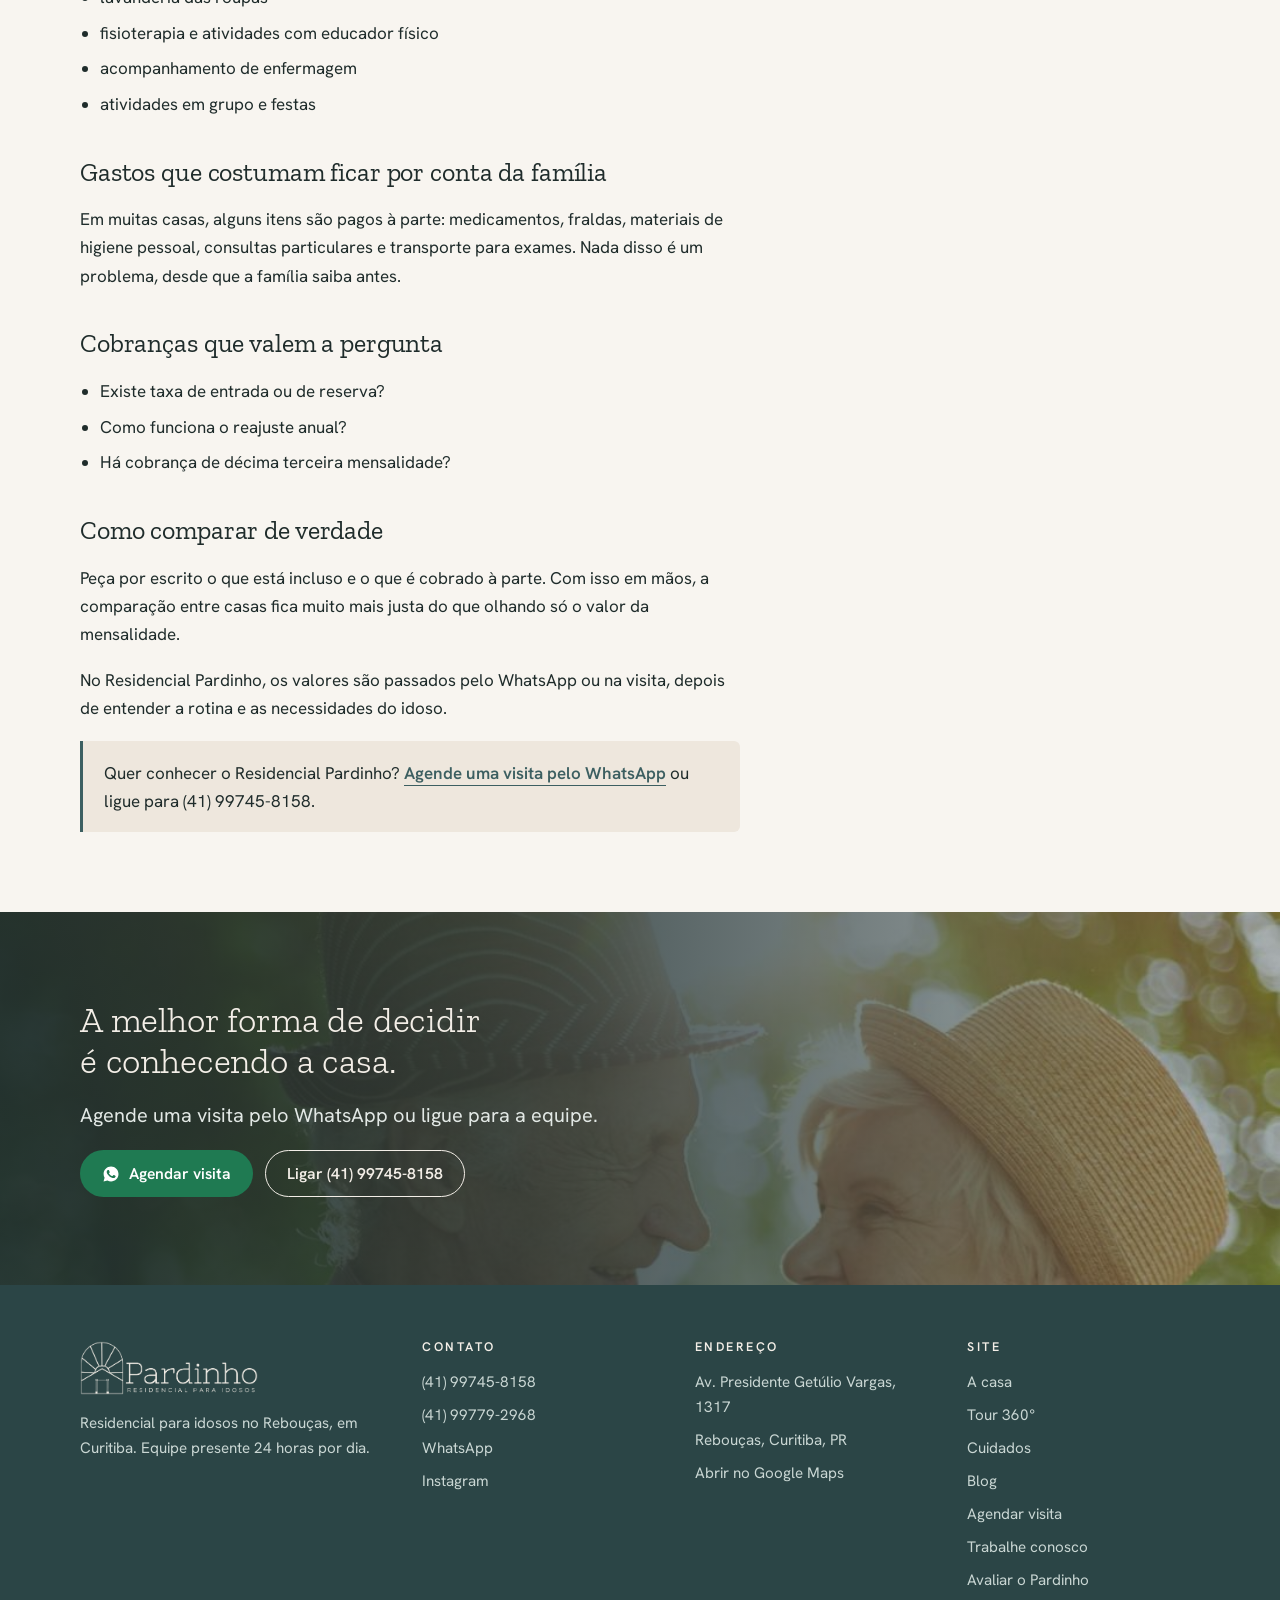
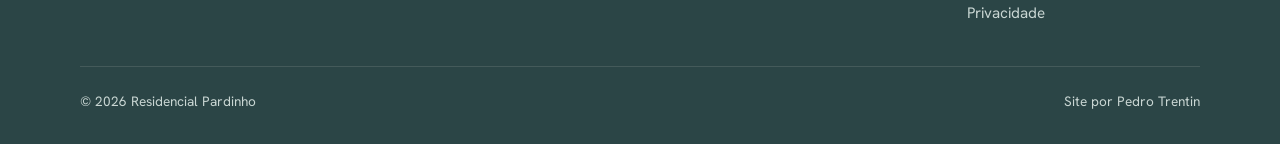
<file: blog/quanto-custa-casa-de-repouso-curitiba.html>
<!doctype html><html lang="pt-BR"><head><meta charset="utf-8"><meta name="viewport" content="width=device-width,initial-scale=1,viewport-fit=cover">
<title>Quanto custa uma casa de repouso em Curitiba? O que influencia o valor | Residencial Pardinho</title><meta name="description" content="Grau de dependência, tipo de quarto e o que está incluso mudam muito o preço. Veja o que perguntar para comparar casas de forma justa."><link rel="canonical" href="https://residencialpardinho.com.br/blog/quanto-custa-casa-de-repouso-curitiba">
<meta property="og:type" content="website"><meta property="og:locale" content="pt_BR"><meta property="og:title" content="Quanto custa uma casa de repouso em Curitiba? O que influencia o valor | Residencial Pardinho"><meta property="og:description" content="Grau de dependência, tipo de quarto e o que está incluso mudam muito o preço. Veja o que perguntar para comparar casas de forma justa."><meta property="og:url" content="https://residencialpardinho.com.br/blog/quanto-custa-casa-de-repouso-curitiba"><meta property="og:image" content="https://residencialpardinho.com.br/img/og.jpg">
<meta name="theme-color" content="#3C5F61"><link rel="icon" href="/img/icone.png"><link rel="preconnect" href="https://fonts.googleapis.com"><link rel="preconnect" href="https://fonts.gstatic.com" crossorigin><link rel="stylesheet" href="https://fonts.googleapis.com/css2?family=Hanken+Grotesk:wght@400;500;600&family=Zilla+Slab:wght@300;400;500&display=swap"><link rel="stylesheet" href="/assets/site.css?v=202610271644"><script type="application/ld+json">{"@context": "https://schema.org", "@type": "LocalBusiness", "name": "Residencial Pardinho", "alternateName": "Residencial Pardinho Casa de Repouso", "description": "Casa de repouso e residencial para idosos no Rebouças, Curitiba, com equipe 24 horas, fisioterapia e educador físico.", "url": "https://residencialpardinho.com.br/", "logo": "https://residencialpardinho.com.br/img/icone.png", "image": "https://residencialpardinho.com.br/img/og.jpg", "telephone": "+5541997458158", "address": {"@type": "PostalAddress", "streetAddress": "Av. Presidente Getúlio Vargas, 1317", "addressLocality": "Curitiba", "addressRegion": "PR", "addressCountry": "BR"}, "areaServed": "Curitiba", "sameAs": ["https://www.instagram.com/resindecial_pardinho/"], "openingHours": "Mo-Su 00:00-23:59"}</script><script type="application/ld+json">{"@context": "https://schema.org", "@type": "Article", "headline": "Quanto custa uma casa de repouso em Curitiba? O que influencia o valor", "description": "Grau de dependência, tipo de quarto e o que está incluso mudam muito o preço. Veja o que perguntar para comparar casas de forma justa.", "image": "https://residencialpardinho.com.br/img/refeitorio.jpg", "datePublished": "2026-10-27", "author": {"@type": "Organization", "name": "Residencial Pardinho"}}</script></head>
<body><header class="top"><div class="wrap">
<a class="brand" href="/" aria-label="Residencial Pardinho, página inicial"><img src="/img/logo-claro.png?v=5b5de55d" alt="Residencial Pardinho, residencial para idosos" width="300" height="91"></a>
<button class="menu-btn" type="button" aria-expanded="false" aria-controls="nav">Menu</button>
<nav class="nav" id="nav" aria-label="Principal"><a href="/">Início</a><a href="/a-casa">A casa</a><a href="/tour">Tour 360°</a><a href="/cuidados">Cuidados</a><a href="/blog" aria-current="page">Blog</a><a href="/trabalhe-conosco">Trabalhe conosco</a><a href="/contato">Contato</a><a class="btn btn-wa" href="/visita">Agendar visita</a></nav>
</div></header><main><article class="article"><div class="wrap">
<a class="back" href="/blog">Voltar para o blog</a>
<header><span class="meta">Leitura de 5 min</span><h1>Quanto custa uma casa de repouso em Curitiba? O que influencia o valor</h1><p class="lead">Grau de dependência, tipo de quarto e o que está incluso mudam muito o preço. Veja o que perguntar para comparar casas de forma justa.</p></header>
<img class="cover" src="/img/refeitorio.jpg?v=3f4ec59a" alt="" loading="lazy">
<div class="prose">
<p>É a primeira pergunta de quase toda família. O valor de uma casa de repouso depende de alguns fatores, e entender quais são ajuda a comparar as opções sem cair em surpresas depois.</p>
<h2>O grau de dependência do idoso</h2>
<p>É o fator que mais pesa. Um idoso independente precisa de menos acompanhamento do que alguém que precisa de ajuda para comer, tomar banho e se locomover. Quanto mais cuidado direto, mais equipe a casa precisa ter por morador, e isso entra no valor.</p>
<h2>O tipo de quarto</h2>
<p>Quarto individual costuma custar mais do que quarto compartilhado. Vale perguntar quais opções existem e se há diferença de preço entre elas.</p>
<h2>O que está incluso na mensalidade</h2>
<p>Duas casas com o mesmo valor podem entregar coisas bem diferentes. Pergunte se a mensalidade cobre:</p>
<ul>
<li>alimentação completa e dietas especiais</li>
<li>lavanderia das roupas</li>
<li>fisioterapia e atividades com educador físico</li>
<li>acompanhamento de enfermagem</li>
<li>atividades em grupo e festas</li>
</ul>
<h2>Gastos que costumam ficar por conta da família</h2>
<p>Em muitas casas, alguns itens são pagos à parte: medicamentos, fraldas, materiais de higiene pessoal, consultas particulares e transporte para exames. Nada disso é um problema, desde que a família saiba antes.</p>
<h2>Cobranças que valem a pergunta</h2>
<ul>
<li>Existe taxa de entrada ou de reserva?</li>
<li>Como funciona o reajuste anual?</li>
<li>Há cobrança de décima terceira mensalidade?</li>
</ul>
<h2>Como comparar de verdade</h2>
<p>Peça por escrito o que está incluso e o que é cobrado à parte. Com isso em mãos, a comparação entre casas fica muito mais justa do que olhando só o valor da mensalidade.</p>
<p>No Residencial Pardinho, os valores são passados pelo WhatsApp ou na visita, depois de entender a rotina e as necessidades do idoso.</p>

<p class="note">Quer conhecer o Residencial Pardinho? <a class="link" href="https://wa.me/5541997458158?text=Ol%C3%A1!%20Vim%20pelo%20site%20e%20gostaria%20de%20agendar%20uma%20visita%20ao%20Residencial%20Pardinho." target="_blank" rel="noopener">Agende uma visita pelo WhatsApp</a> ou ligue para (41) 99745-8158.</p></div>
</div></article>
<section class="cta-photo"><img class="hero-bg" src="/img/casal-flores.jpg?v=e35f05a2" alt="" loading="lazy"><div class="hero-shade"></div><div class="wrap"><div class="hero-text"><h2>A melhor forma de decidir é conhecendo a casa.</h2><p class="lead">Agende uma visita pelo WhatsApp ou ligue para a equipe.</p>
<div class="actions"><a class="btn btn-wa" href="https://wa.me/5541997458158?text=Ol%C3%A1!%20Vim%20pelo%20site%20e%20gostaria%20de%20agendar%20uma%20visita%20ao%20Residencial%20Pardinho." target="_blank" rel="noopener"><svg viewBox="0 0 24 24" aria-hidden="true" fill="currentColor"><path d="M12.04 2C6.58 2 2.13 6.45 2.13 11.91c0 1.75.46 3.45 1.32 4.95L2.05 22l5.25-1.38a9.9 9.9 0 0 0 4.74 1.21c5.46 0 9.91-4.45 9.91-9.91C21.95 6.45 17.5 2 12.04 2Zm5.8 14.06c-.24.68-1.42 1.3-1.95 1.36-.5.06-1.13.09-1.83-.12-.42-.13-.96-.31-1.65-.61-2.9-1.25-4.8-4.17-4.94-4.36-.14-.2-1.18-1.57-1.18-3 0-1.42.75-2.12 1.01-2.41.27-.29.58-.36.78-.36h.56c.18 0 .42-.07.66.5.24.58.82 2 .89 2.14.07.15.12.32.02.51-.1.2-.15.32-.29.49-.15.17-.31.38-.44.51-.15.15-.3.3-.13.6.17.29.76 1.25 1.63 2.03 1.12 1 2.07 1.31 2.36 1.46.29.14.46.12.63-.08.17-.19.73-.85.92-1.14.2-.29.39-.24.66-.15.27.1 1.7.8 2 .95.29.14.48.22.55.34.07.12.07.7-.17 1.38Z"/></svg>Agendar visita</a><a class="btn btn-line" href="tel:+5541997458158">Ligar (41) 99745-8158</a></div></div></div></section></main><footer class="foot"><div class="wrap">
<div><img src="/img/logo-claro.png?v=5b5de55d" alt="Residencial Pardinho" width="300" height="91" loading="lazy">
<p>Residencial para idosos no Rebouças, em Curitiba. Equipe presente 24 horas por dia.</p></div>
<div><h4>Contato</h4><ul><li><a href="tel:+5541997458158">(41) 99745-8158</a></li><li><a href="tel:+5541997792968">(41) 99779-2968</a></li>
<li><a href="https://wa.me/5541997458158?text=Ol%C3%A1!%20Vim%20pelo%20site%20e%20gostaria%20de%20saber%20mais%20sobre%20o%20Residencial%20Pardinho." target="_blank" rel="noopener">WhatsApp</a></li><li><a href="https://www.instagram.com/resindecial_pardinho/" target="_blank" rel="noopener">Instagram</a></li></ul></div>
<div><h4>Endereço</h4><ul><li>Av. Presidente Getúlio Vargas, 1317</li><li>Rebouças, Curitiba, PR</li><li><a href="https://maps.google.com/?cid=12011427755984380105" target="_blank" rel="noopener">Abrir no Google Maps</a></li></ul></div>
<div><h4>Site</h4><ul><li><a href="/a-casa">A casa</a></li><li><a href="/tour">Tour 360°</a></li><li><a href="/cuidados">Cuidados</a></li><li><a href="/blog">Blog</a></li><li><a href="/visita">Agendar visita</a></li><li><a href="/trabalhe-conosco">Trabalhe conosco</a></li><li><a href="/avaliar">Avaliar o Pardinho</a></li><li><a href="/privacidade">Privacidade</a></li></ul></div>
<div class="legal"><span>© 2026 Residencial Pardinho</span><span>Site por Pedro Trentin</span></div>
</div></footer>
<a class="wa-float" href="https://wa.me/5541997458158?text=Ol%C3%A1!%20Vim%20pelo%20site%20e%20gostaria%20de%20saber%20mais%20sobre%20o%20Residencial%20Pardinho." target="_blank" rel="noopener" aria-label="Conversar pelo WhatsApp"><svg viewBox="0 0 24 24" aria-hidden="true" fill="currentColor"><path d="M12.04 2C6.58 2 2.13 6.45 2.13 11.91c0 1.75.46 3.45 1.32 4.95L2.05 22l5.25-1.38a9.9 9.9 0 0 0 4.74 1.21c5.46 0 9.91-4.45 9.91-9.91C21.95 6.45 17.5 2 12.04 2Zm5.8 14.06c-.24.68-1.42 1.3-1.95 1.36-.5.06-1.13.09-1.83-.12-.42-.13-.96-.31-1.65-.61-2.9-1.25-4.8-4.17-4.94-4.36-.14-.2-1.18-1.57-1.18-3 0-1.42.75-2.12 1.01-2.41.27-.29.58-.36.78-.36h.56c.18 0 .42-.07.66.5.24.58.82 2 .89 2.14.07.15.12.32.02.51-.1.2-.15.32-.29.49-.15.17-.31.38-.44.51-.15.15-.3.3-.13.6.17.29.76 1.25 1.63 2.03 1.12 1 2.07 1.31 2.36 1.46.29.14.46.12.63-.08.17-.19.73-.85.92-1.14.2-.29.39-.24.66-.15.27.1 1.7.8 2 .95.29.14.48.22.55.34.07.12.07.7-.17 1.38Z"/></svg></a>
<div class="cookies" hidden><p>Usamos só o necessário para o site funcionar. O mapa do Google carrega apenas se você permitir. <a class="link" href="/privacidade">Privacidade</a></p>
<div class="actions"><button class="btn btn-wa" type="button" data-ck="all">Permitir</button><button class="btn btn-line" type="button" data-ck="min">Só o necessário</button></div></div><script src="/assets/site.js?v=202610271644" defer></script></body></html>
</file>
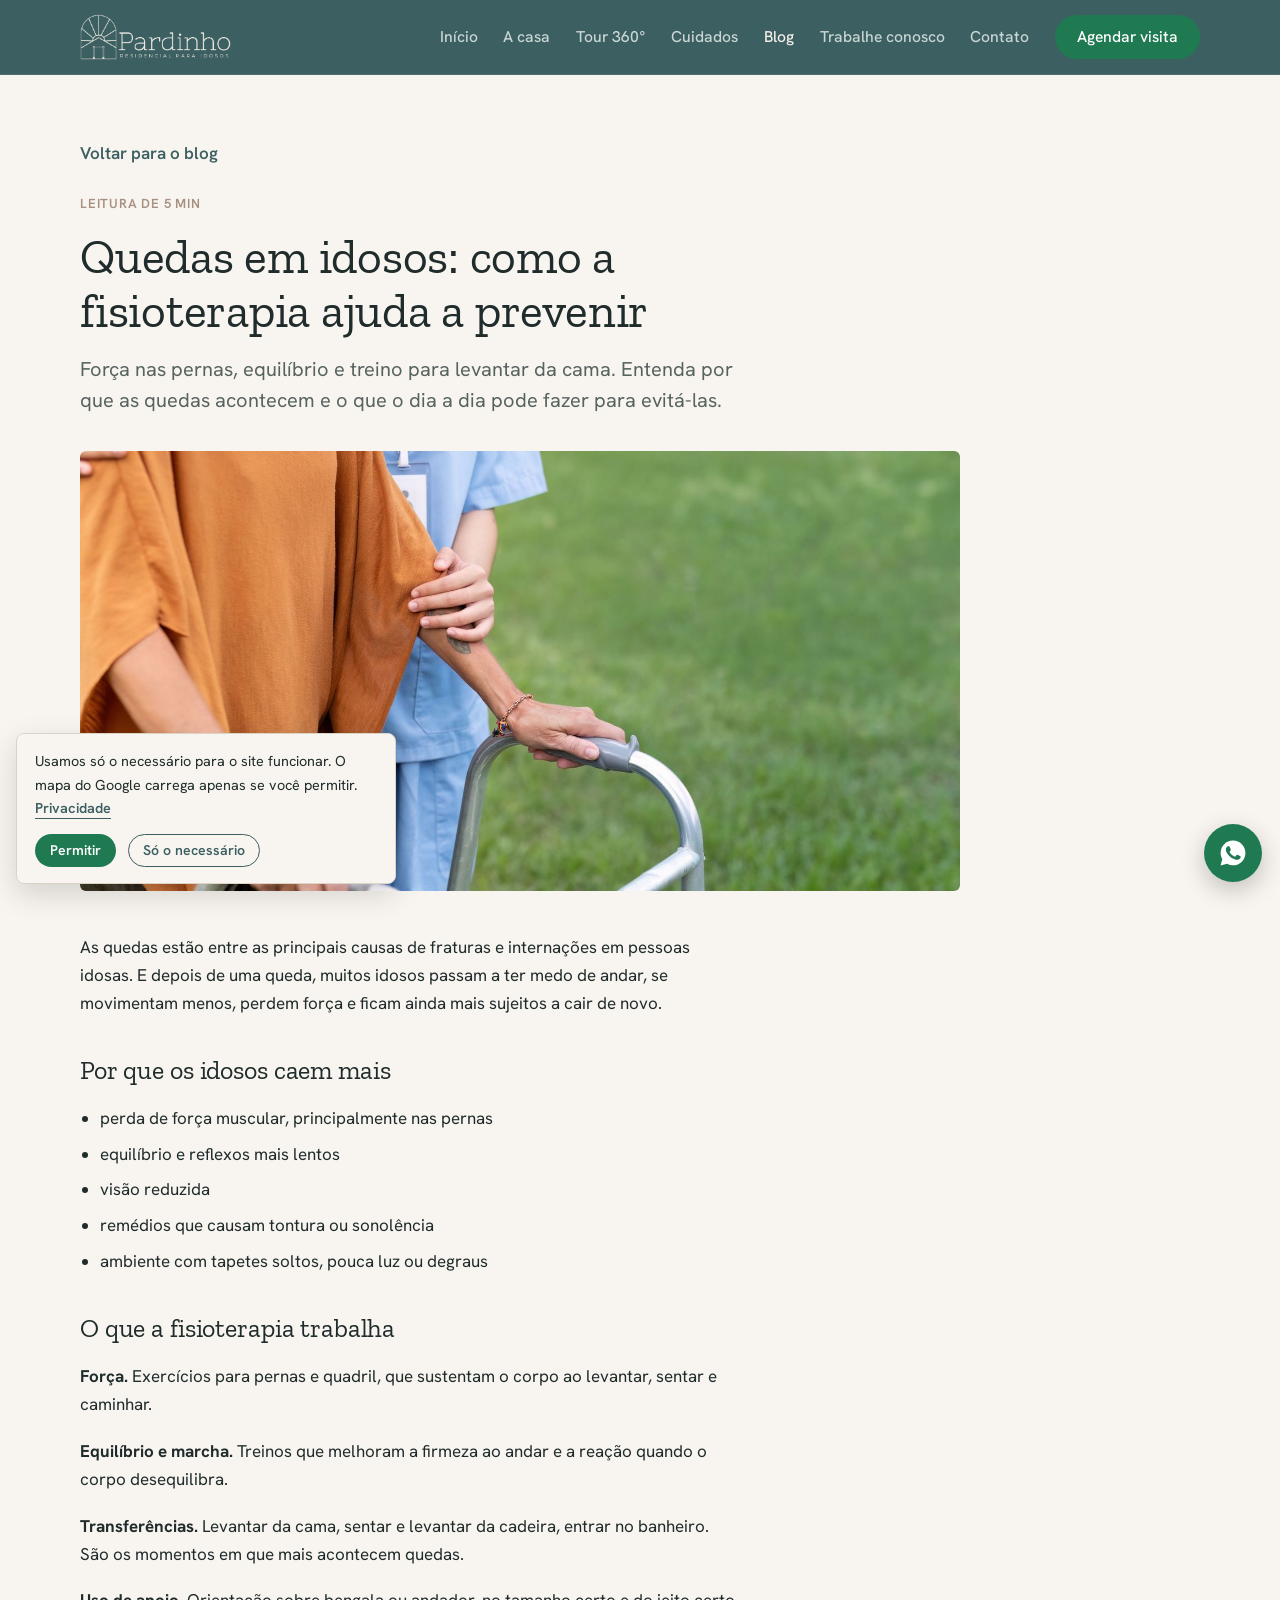
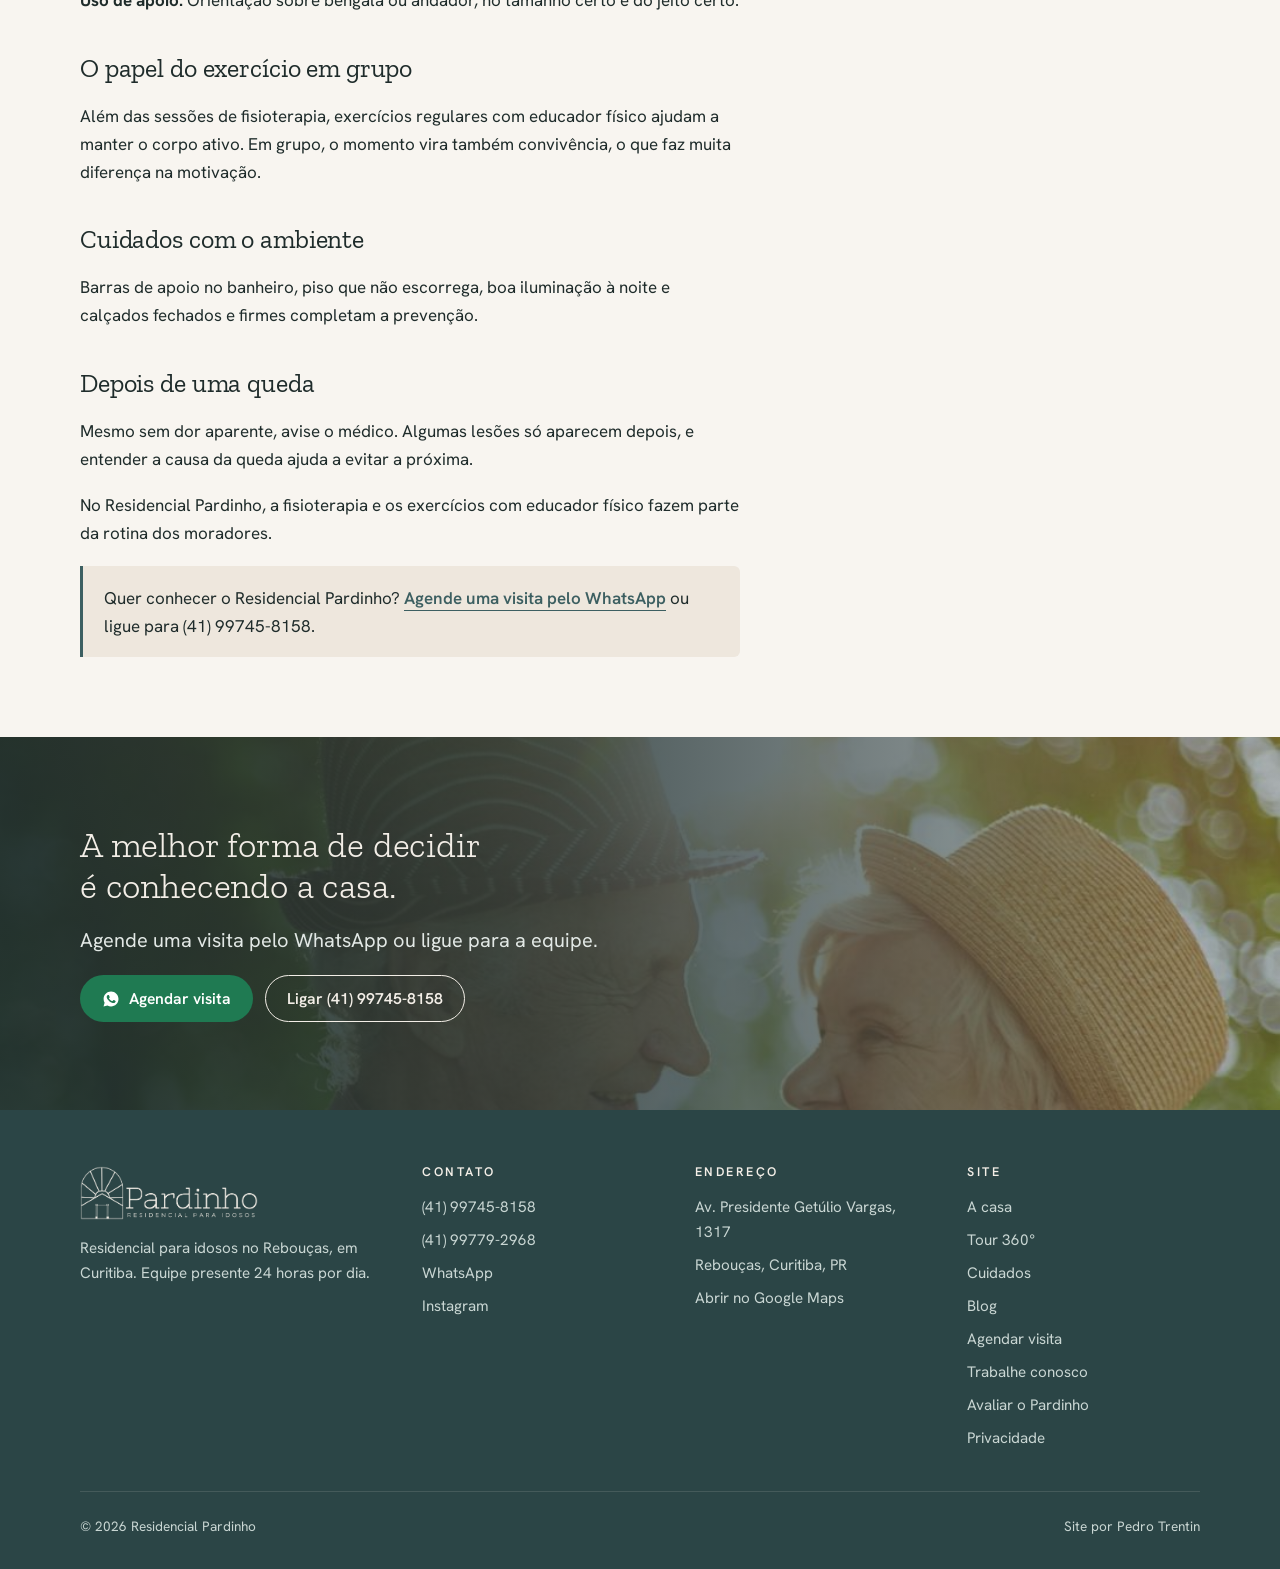
<file: blog/quedas-em-idosos-fisioterapia.html>
<!doctype html><html lang="pt-BR"><head><meta charset="utf-8"><meta name="viewport" content="width=device-width,initial-scale=1,viewport-fit=cover">
<title>Quedas em idosos: como a fisioterapia ajuda a prevenir | Residencial Pardinho</title><meta name="description" content="Força nas pernas, equilíbrio e treino para levantar da cama. Entenda por que as quedas acontecem e o que o dia a dia pode fazer para evitá-las."><link rel="canonical" href="https://residencialpardinho.com.br/blog/quedas-em-idosos-fisioterapia">
<meta property="og:type" content="website"><meta property="og:locale" content="pt_BR"><meta property="og:title" content="Quedas em idosos: como a fisioterapia ajuda a prevenir | Residencial Pardinho"><meta property="og:description" content="Força nas pernas, equilíbrio e treino para levantar da cama. Entenda por que as quedas acontecem e o que o dia a dia pode fazer para evitá-las."><meta property="og:url" content="https://residencialpardinho.com.br/blog/quedas-em-idosos-fisioterapia"><meta property="og:image" content="https://residencialpardinho.com.br/img/og.jpg">
<meta name="theme-color" content="#3C5F61"><link rel="icon" href="/img/icone.png"><link rel="preconnect" href="https://fonts.googleapis.com"><link rel="preconnect" href="https://fonts.gstatic.com" crossorigin><link rel="stylesheet" href="https://fonts.googleapis.com/css2?family=Hanken+Grotesk:wght@400;500;600&family=Zilla+Slab:wght@300;400;500&display=swap"><link rel="stylesheet" href="/assets/site.css?v=202610271644"><script type="application/ld+json">{"@context": "https://schema.org", "@type": "LocalBusiness", "name": "Residencial Pardinho", "alternateName": "Residencial Pardinho Casa de Repouso", "description": "Casa de repouso e residencial para idosos no Rebouças, Curitiba, com equipe 24 horas, fisioterapia e educador físico.", "url": "https://residencialpardinho.com.br/", "logo": "https://residencialpardinho.com.br/img/icone.png", "image": "https://residencialpardinho.com.br/img/og.jpg", "telephone": "+5541997458158", "address": {"@type": "PostalAddress", "streetAddress": "Av. Presidente Getúlio Vargas, 1317", "addressLocality": "Curitiba", "addressRegion": "PR", "addressCountry": "BR"}, "areaServed": "Curitiba", "sameAs": ["https://www.instagram.com/resindecial_pardinho/"], "openingHours": "Mo-Su 00:00-23:59"}</script><script type="application/ld+json">{"@context": "https://schema.org", "@type": "Article", "headline": "Quedas em idosos: como a fisioterapia ajuda a prevenir", "description": "Força nas pernas, equilíbrio e treino para levantar da cama. Entenda por que as quedas acontecem e o que o dia a dia pode fazer para evitá-las.", "image": "https://residencialpardinho.com.br/img/andador-maos.jpg", "datePublished": "2026-10-27", "author": {"@type": "Organization", "name": "Residencial Pardinho"}}</script></head>
<body><header class="top"><div class="wrap">
<a class="brand" href="/" aria-label="Residencial Pardinho, página inicial"><img src="/img/logo-claro.png?v=5b5de55d" alt="Residencial Pardinho, residencial para idosos" width="300" height="91"></a>
<button class="menu-btn" type="button" aria-expanded="false" aria-controls="nav">Menu</button>
<nav class="nav" id="nav" aria-label="Principal"><a href="/">Início</a><a href="/a-casa">A casa</a><a href="/tour">Tour 360°</a><a href="/cuidados">Cuidados</a><a href="/blog" aria-current="page">Blog</a><a href="/trabalhe-conosco">Trabalhe conosco</a><a href="/contato">Contato</a><a class="btn btn-wa" href="/visita">Agendar visita</a></nav>
</div></header><main><article class="article"><div class="wrap">
<a class="back" href="/blog">Voltar para o blog</a>
<header><span class="meta">Leitura de 5 min</span><h1>Quedas em idosos: como a fisioterapia ajuda a prevenir</h1><p class="lead">Força nas pernas, equilíbrio e treino para levantar da cama. Entenda por que as quedas acontecem e o que o dia a dia pode fazer para evitá-las.</p></header>
<img class="cover" src="/img/andador-maos.jpg?v=65764f02" alt="" loading="lazy">
<div class="prose">
<p>As quedas estão entre as principais causas de fraturas e internações em pessoas idosas. E depois de uma queda, muitos idosos passam a ter medo de andar, se movimentam menos, perdem força e ficam ainda mais sujeitos a cair de novo.</p>
<h2>Por que os idosos caem mais</h2>
<ul>
<li>perda de força muscular, principalmente nas pernas</li>
<li>equilíbrio e reflexos mais lentos</li>
<li>visão reduzida</li>
<li>remédios que causam tontura ou sonolência</li>
<li>ambiente com tapetes soltos, pouca luz ou degraus</li>
</ul>
<h2>O que a fisioterapia trabalha</h2>
<p><strong>Força.</strong> Exercícios para pernas e quadril, que sustentam o corpo ao levantar, sentar e caminhar.</p>
<p><strong>Equilíbrio e marcha.</strong> Treinos que melhoram a firmeza ao andar e a reação quando o corpo desequilibra.</p>
<p><strong>Transferências.</strong> Levantar da cama, sentar e levantar da cadeira, entrar no banheiro. São os momentos em que mais acontecem quedas.</p>
<p><strong>Uso de apoio.</strong> Orientação sobre bengala ou andador, no tamanho certo e do jeito certo.</p>
<h2>O papel do exercício em grupo</h2>
<p>Além das sessões de fisioterapia, exercícios regulares com educador físico ajudam a manter o corpo ativo. Em grupo, o momento vira também convivência, o que faz muita diferença na motivação.</p>
<h2>Cuidados com o ambiente</h2>
<p>Barras de apoio no banheiro, piso que não escorrega, boa iluminação à noite e calçados fechados e firmes completam a prevenção.</p>
<h2>Depois de uma queda</h2>
<p>Mesmo sem dor aparente, avise o médico. Algumas lesões só aparecem depois, e entender a causa da queda ajuda a evitar a próxima.</p>
<p>No Residencial Pardinho, a fisioterapia e os exercícios com educador físico fazem parte da rotina dos moradores.</p>

<p class="note">Quer conhecer o Residencial Pardinho? <a class="link" href="https://wa.me/5541997458158?text=Ol%C3%A1!%20Vim%20pelo%20site%20e%20gostaria%20de%20agendar%20uma%20visita%20ao%20Residencial%20Pardinho." target="_blank" rel="noopener">Agende uma visita pelo WhatsApp</a> ou ligue para (41) 99745-8158.</p></div>
</div></article>
<section class="cta-photo"><img class="hero-bg" src="/img/casal-flores.jpg?v=e35f05a2" alt="" loading="lazy"><div class="hero-shade"></div><div class="wrap"><div class="hero-text"><h2>A melhor forma de decidir é conhecendo a casa.</h2><p class="lead">Agende uma visita pelo WhatsApp ou ligue para a equipe.</p>
<div class="actions"><a class="btn btn-wa" href="https://wa.me/5541997458158?text=Ol%C3%A1!%20Vim%20pelo%20site%20e%20gostaria%20de%20agendar%20uma%20visita%20ao%20Residencial%20Pardinho." target="_blank" rel="noopener"><svg viewBox="0 0 24 24" aria-hidden="true" fill="currentColor"><path d="M12.04 2C6.58 2 2.13 6.45 2.13 11.91c0 1.75.46 3.45 1.32 4.95L2.05 22l5.25-1.38a9.9 9.9 0 0 0 4.74 1.21c5.46 0 9.91-4.45 9.91-9.91C21.95 6.45 17.5 2 12.04 2Zm5.8 14.06c-.24.68-1.42 1.3-1.95 1.36-.5.06-1.13.09-1.83-.12-.42-.13-.96-.31-1.65-.61-2.9-1.25-4.8-4.17-4.94-4.36-.14-.2-1.18-1.57-1.18-3 0-1.42.75-2.12 1.01-2.41.27-.29.58-.36.78-.36h.56c.18 0 .42-.07.66.5.24.58.82 2 .89 2.14.07.15.12.32.02.51-.1.2-.15.32-.29.49-.15.17-.31.38-.44.51-.15.15-.3.3-.13.6.17.29.76 1.25 1.63 2.03 1.12 1 2.07 1.31 2.36 1.46.29.14.46.12.63-.08.17-.19.73-.85.92-1.14.2-.29.39-.24.66-.15.27.1 1.7.8 2 .95.29.14.48.22.55.34.07.12.07.7-.17 1.38Z"/></svg>Agendar visita</a><a class="btn btn-line" href="tel:+5541997458158">Ligar (41) 99745-8158</a></div></div></div></section></main><footer class="foot"><div class="wrap">
<div><img src="/img/logo-claro.png?v=5b5de55d" alt="Residencial Pardinho" width="300" height="91" loading="lazy">
<p>Residencial para idosos no Rebouças, em Curitiba. Equipe presente 24 horas por dia.</p></div>
<div><h4>Contato</h4><ul><li><a href="tel:+5541997458158">(41) 99745-8158</a></li><li><a href="tel:+5541997792968">(41) 99779-2968</a></li>
<li><a href="https://wa.me/5541997458158?text=Ol%C3%A1!%20Vim%20pelo%20site%20e%20gostaria%20de%20saber%20mais%20sobre%20o%20Residencial%20Pardinho." target="_blank" rel="noopener">WhatsApp</a></li><li><a href="https://www.instagram.com/resindecial_pardinho/" target="_blank" rel="noopener">Instagram</a></li></ul></div>
<div><h4>Endereço</h4><ul><li>Av. Presidente Getúlio Vargas, 1317</li><li>Rebouças, Curitiba, PR</li><li><a href="https://maps.google.com/?cid=12011427755984380105" target="_blank" rel="noopener">Abrir no Google Maps</a></li></ul></div>
<div><h4>Site</h4><ul><li><a href="/a-casa">A casa</a></li><li><a href="/tour">Tour 360°</a></li><li><a href="/cuidados">Cuidados</a></li><li><a href="/blog">Blog</a></li><li><a href="/visita">Agendar visita</a></li><li><a href="/trabalhe-conosco">Trabalhe conosco</a></li><li><a href="/avaliar">Avaliar o Pardinho</a></li><li><a href="/privacidade">Privacidade</a></li></ul></div>
<div class="legal"><span>© 2026 Residencial Pardinho</span><span>Site por Pedro Trentin</span></div>
</div></footer>
<a class="wa-float" href="https://wa.me/5541997458158?text=Ol%C3%A1!%20Vim%20pelo%20site%20e%20gostaria%20de%20saber%20mais%20sobre%20o%20Residencial%20Pardinho." target="_blank" rel="noopener" aria-label="Conversar pelo WhatsApp"><svg viewBox="0 0 24 24" aria-hidden="true" fill="currentColor"><path d="M12.04 2C6.58 2 2.13 6.45 2.13 11.91c0 1.75.46 3.45 1.32 4.95L2.05 22l5.25-1.38a9.9 9.9 0 0 0 4.74 1.21c5.46 0 9.91-4.45 9.91-9.91C21.95 6.45 17.5 2 12.04 2Zm5.8 14.06c-.24.68-1.42 1.3-1.95 1.36-.5.06-1.13.09-1.83-.12-.42-.13-.96-.31-1.65-.61-2.9-1.25-4.8-4.17-4.94-4.36-.14-.2-1.18-1.57-1.18-3 0-1.42.75-2.12 1.01-2.41.27-.29.58-.36.78-.36h.56c.18 0 .42-.07.66.5.24.58.82 2 .89 2.14.07.15.12.32.02.51-.1.2-.15.32-.29.49-.15.17-.31.38-.44.51-.15.15-.3.3-.13.6.17.29.76 1.25 1.63 2.03 1.12 1 2.07 1.31 2.36 1.46.29.14.46.12.63-.08.17-.19.73-.85.92-1.14.2-.29.39-.24.66-.15.27.1 1.7.8 2 .95.29.14.48.22.55.34.07.12.07.7-.17 1.38Z"/></svg></a>
<div class="cookies" hidden><p>Usamos só o necessário para o site funcionar. O mapa do Google carrega apenas se você permitir. <a class="link" href="/privacidade">Privacidade</a></p>
<div class="actions"><button class="btn btn-wa" type="button" data-ck="all">Permitir</button><button class="btn btn-line" type="button" data-ck="min">Só o necessário</button></div></div><script src="/assets/site.js?v=202610271644" defer></script></body></html>
</file>
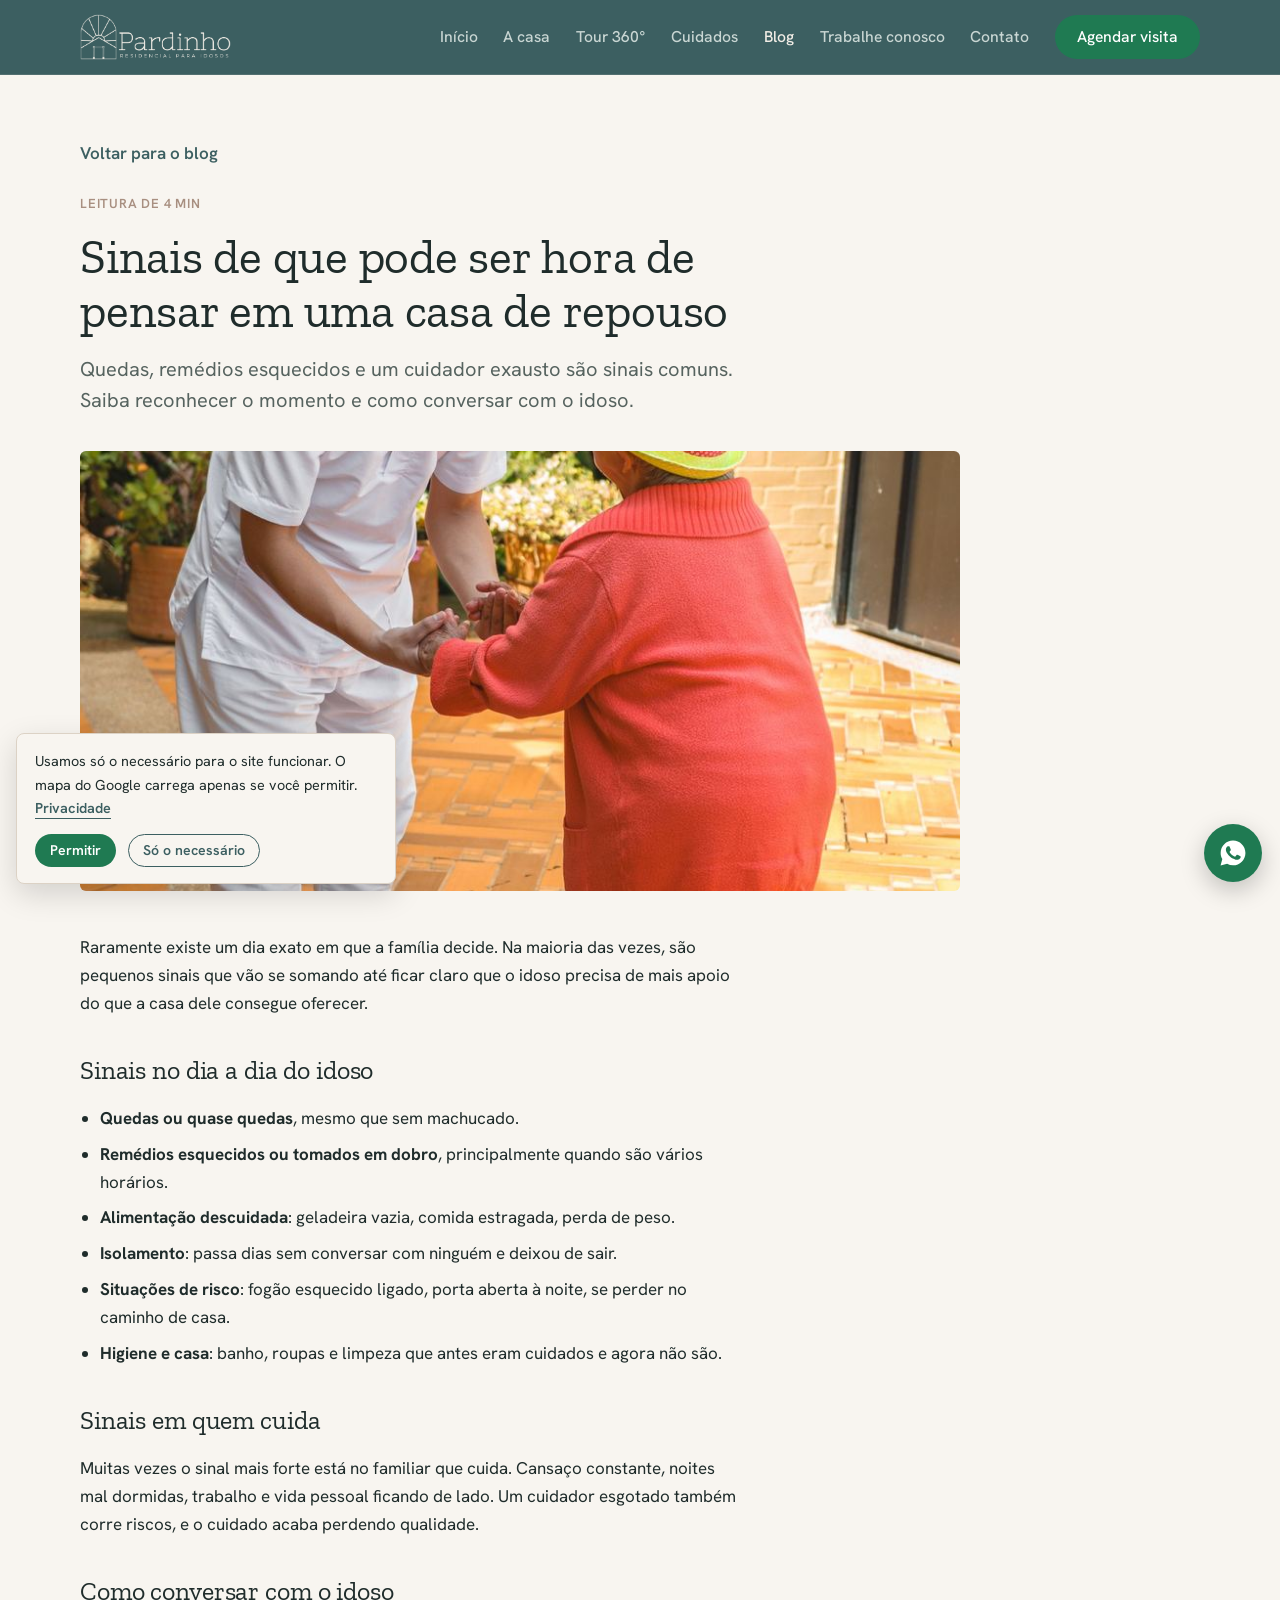
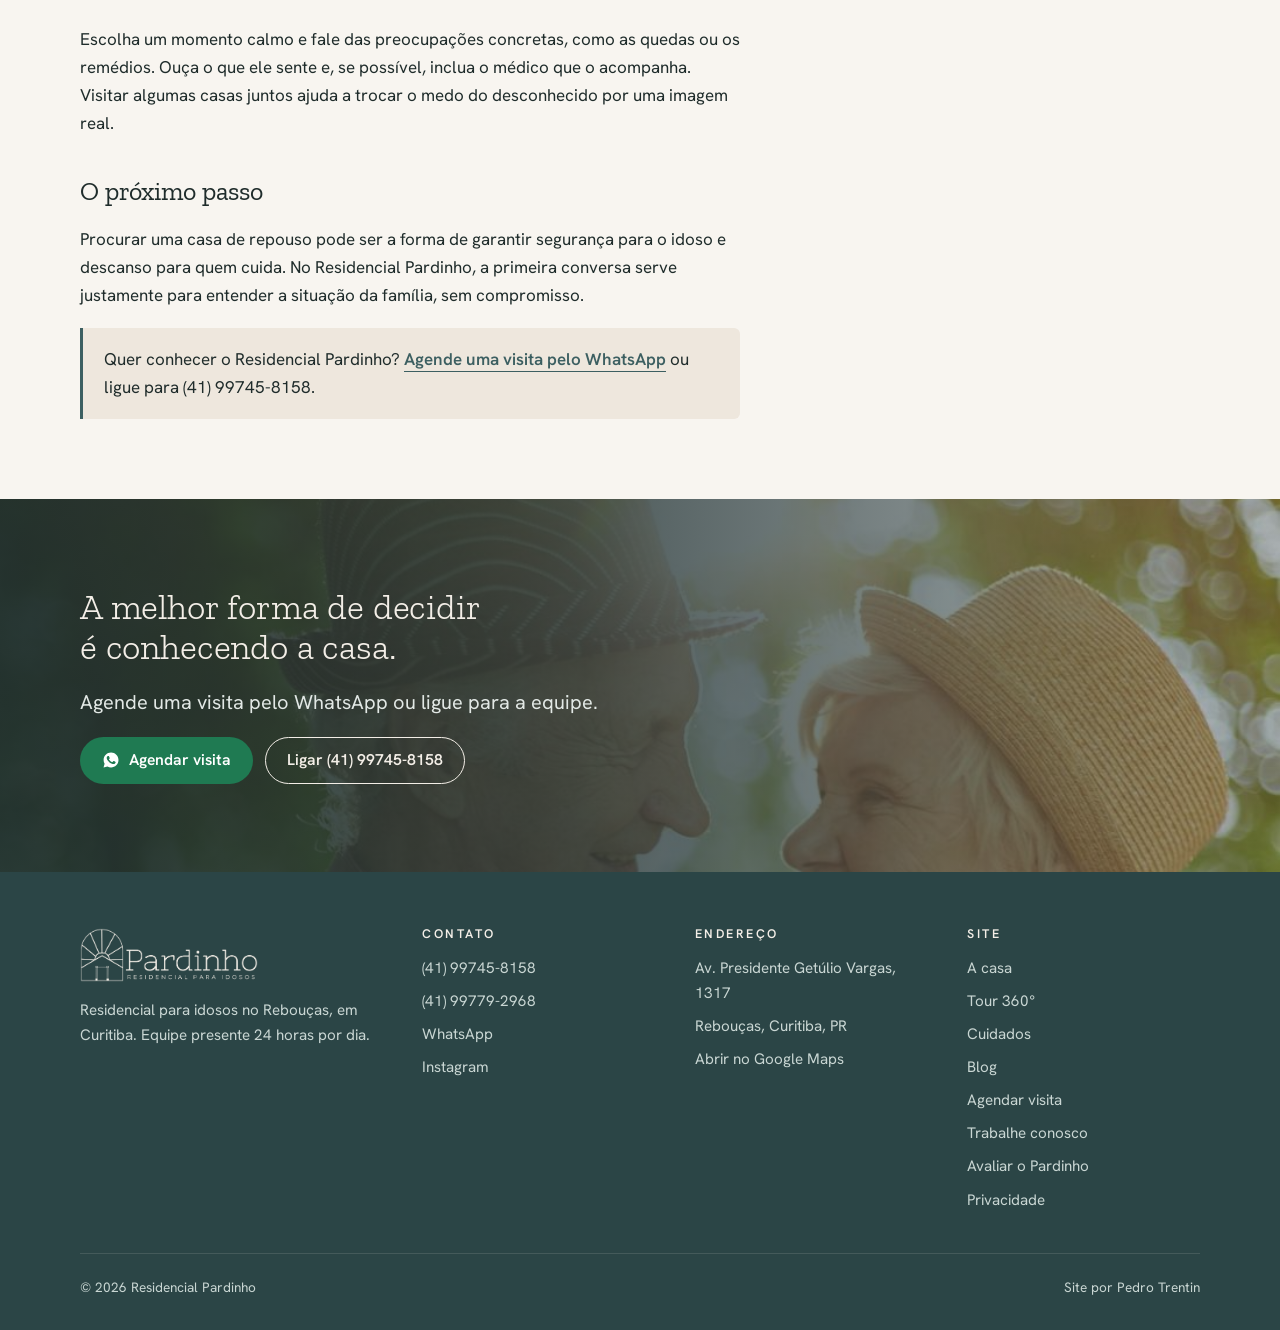
<file: blog/sinais-hora-de-casa-de-repouso.html>
<!doctype html><html lang="pt-BR"><head><meta charset="utf-8"><meta name="viewport" content="width=device-width,initial-scale=1,viewport-fit=cover">
<title>Sinais de que pode ser hora de pensar em uma casa de repouso | Residencial Pardinho</title><meta name="description" content="Quedas, remédios esquecidos e um cuidador exausto são sinais comuns. Saiba reconhecer o momento e como conversar com o idoso."><link rel="canonical" href="https://residencialpardinho.com.br/blog/sinais-hora-de-casa-de-repouso">
<meta property="og:type" content="website"><meta property="og:locale" content="pt_BR"><meta property="og:title" content="Sinais de que pode ser hora de pensar em uma casa de repouso | Residencial Pardinho"><meta property="og:description" content="Quedas, remédios esquecidos e um cuidador exausto são sinais comuns. Saiba reconhecer o momento e como conversar com o idoso."><meta property="og:url" content="https://residencialpardinho.com.br/blog/sinais-hora-de-casa-de-repouso"><meta property="og:image" content="https://residencialpardinho.com.br/img/og.jpg">
<meta name="theme-color" content="#3C5F61"><link rel="icon" href="/img/icone.png"><link rel="preconnect" href="https://fonts.googleapis.com"><link rel="preconnect" href="https://fonts.gstatic.com" crossorigin><link rel="stylesheet" href="https://fonts.googleapis.com/css2?family=Hanken+Grotesk:wght@400;500;600&family=Zilla+Slab:wght@300;400;500&display=swap"><link rel="stylesheet" href="/assets/site.css?v=202610271644"><script type="application/ld+json">{"@context": "https://schema.org", "@type": "LocalBusiness", "name": "Residencial Pardinho", "alternateName": "Residencial Pardinho Casa de Repouso", "description": "Casa de repouso e residencial para idosos no Rebouças, Curitiba, com equipe 24 horas, fisioterapia e educador físico.", "url": "https://residencialpardinho.com.br/", "logo": "https://residencialpardinho.com.br/img/icone.png", "image": "https://residencialpardinho.com.br/img/og.jpg", "telephone": "+5541997458158", "address": {"@type": "PostalAddress", "streetAddress": "Av. Presidente Getúlio Vargas, 1317", "addressLocality": "Curitiba", "addressRegion": "PR", "addressCountry": "BR"}, "areaServed": "Curitiba", "sameAs": ["https://www.instagram.com/resindecial_pardinho/"], "openingHours": "Mo-Su 00:00-23:59"}</script><script type="application/ld+json">{"@context": "https://schema.org", "@type": "Article", "headline": "Sinais de que pode ser hora de pensar em uma casa de repouso", "description": "Quedas, remédios esquecidos e um cuidador exausto são sinais comuns. Saiba reconhecer o momento e como conversar com o idoso.", "image": "https://residencialpardinho.com.br/img/cumprimento.jpg", "datePublished": "2026-10-27", "author": {"@type": "Organization", "name": "Residencial Pardinho"}}</script></head>
<body><header class="top"><div class="wrap">
<a class="brand" href="/" aria-label="Residencial Pardinho, página inicial"><img src="/img/logo-claro.png?v=5b5de55d" alt="Residencial Pardinho, residencial para idosos" width="300" height="91"></a>
<button class="menu-btn" type="button" aria-expanded="false" aria-controls="nav">Menu</button>
<nav class="nav" id="nav" aria-label="Principal"><a href="/">Início</a><a href="/a-casa">A casa</a><a href="/tour">Tour 360°</a><a href="/cuidados">Cuidados</a><a href="/blog" aria-current="page">Blog</a><a href="/trabalhe-conosco">Trabalhe conosco</a><a href="/contato">Contato</a><a class="btn btn-wa" href="/visita">Agendar visita</a></nav>
</div></header><main><article class="article"><div class="wrap">
<a class="back" href="/blog">Voltar para o blog</a>
<header><span class="meta">Leitura de 4 min</span><h1>Sinais de que pode ser hora de pensar em uma casa de repouso</h1><p class="lead">Quedas, remédios esquecidos e um cuidador exausto são sinais comuns. Saiba reconhecer o momento e como conversar com o idoso.</p></header>
<img class="cover" src="/img/cumprimento.jpg?v=9499a8d5" alt="" loading="lazy">
<div class="prose">
<p>Raramente existe um dia exato em que a família decide. Na maioria das vezes, são pequenos sinais que vão se somando até ficar claro que o idoso precisa de mais apoio do que a casa dele consegue oferecer.</p>
<h2>Sinais no dia a dia do idoso</h2>
<ul>
<li><strong>Quedas ou quase quedas</strong>, mesmo que sem machucado.</li>
<li><strong>Remédios esquecidos ou tomados em dobro</strong>, principalmente quando são vários horários.</li>
<li><strong>Alimentação descuidada</strong>: geladeira vazia, comida estragada, perda de peso.</li>
<li><strong>Isolamento</strong>: passa dias sem conversar com ninguém e deixou de sair.</li>
<li><strong>Situações de risco</strong>: fogão esquecido ligado, porta aberta à noite, se perder no caminho de casa.</li>
<li><strong>Higiene e casa</strong>: banho, roupas e limpeza que antes eram cuidados e agora não são.</li>
</ul>
<h2>Sinais em quem cuida</h2>
<p>Muitas vezes o sinal mais forte está no familiar que cuida. Cansaço constante, noites mal dormidas, trabalho e vida pessoal ficando de lado. Um cuidador esgotado também corre riscos, e o cuidado acaba perdendo qualidade.</p>
<h2>Como conversar com o idoso</h2>
<p>Escolha um momento calmo e fale das preocupações concretas, como as quedas ou os remédios. Ouça o que ele sente e, se possível, inclua o médico que o acompanha. Visitar algumas casas juntos ajuda a trocar o medo do desconhecido por uma imagem real.</p>
<h2>O próximo passo</h2>
<p>Procurar uma casa de repouso pode ser a forma de garantir segurança para o idoso e descanso para quem cuida. No Residencial Pardinho, a primeira conversa serve justamente para entender a situação da família, sem compromisso.</p>

<p class="note">Quer conhecer o Residencial Pardinho? <a class="link" href="https://wa.me/5541997458158?text=Ol%C3%A1!%20Vim%20pelo%20site%20e%20gostaria%20de%20agendar%20uma%20visita%20ao%20Residencial%20Pardinho." target="_blank" rel="noopener">Agende uma visita pelo WhatsApp</a> ou ligue para (41) 99745-8158.</p></div>
</div></article>
<section class="cta-photo"><img class="hero-bg" src="/img/casal-flores.jpg?v=e35f05a2" alt="" loading="lazy"><div class="hero-shade"></div><div class="wrap"><div class="hero-text"><h2>A melhor forma de decidir é conhecendo a casa.</h2><p class="lead">Agende uma visita pelo WhatsApp ou ligue para a equipe.</p>
<div class="actions"><a class="btn btn-wa" href="https://wa.me/5541997458158?text=Ol%C3%A1!%20Vim%20pelo%20site%20e%20gostaria%20de%20agendar%20uma%20visita%20ao%20Residencial%20Pardinho." target="_blank" rel="noopener"><svg viewBox="0 0 24 24" aria-hidden="true" fill="currentColor"><path d="M12.04 2C6.58 2 2.13 6.45 2.13 11.91c0 1.75.46 3.45 1.32 4.95L2.05 22l5.25-1.38a9.9 9.9 0 0 0 4.74 1.21c5.46 0 9.91-4.45 9.91-9.91C21.95 6.45 17.5 2 12.04 2Zm5.8 14.06c-.24.68-1.42 1.3-1.95 1.36-.5.06-1.13.09-1.83-.12-.42-.13-.96-.31-1.65-.61-2.9-1.25-4.8-4.17-4.94-4.36-.14-.2-1.18-1.57-1.18-3 0-1.42.75-2.12 1.01-2.41.27-.29.58-.36.78-.36h.56c.18 0 .42-.07.66.5.24.58.82 2 .89 2.14.07.15.12.32.02.51-.1.2-.15.32-.29.49-.15.17-.31.38-.44.51-.15.15-.3.3-.13.6.17.29.76 1.25 1.63 2.03 1.12 1 2.07 1.31 2.36 1.46.29.14.46.12.63-.08.17-.19.73-.85.92-1.14.2-.29.39-.24.66-.15.27.1 1.7.8 2 .95.29.14.48.22.55.34.07.12.07.7-.17 1.38Z"/></svg>Agendar visita</a><a class="btn btn-line" href="tel:+5541997458158">Ligar (41) 99745-8158</a></div></div></div></section></main><footer class="foot"><div class="wrap">
<div><img src="/img/logo-claro.png?v=5b5de55d" alt="Residencial Pardinho" width="300" height="91" loading="lazy">
<p>Residencial para idosos no Rebouças, em Curitiba. Equipe presente 24 horas por dia.</p></div>
<div><h4>Contato</h4><ul><li><a href="tel:+5541997458158">(41) 99745-8158</a></li><li><a href="tel:+5541997792968">(41) 99779-2968</a></li>
<li><a href="https://wa.me/5541997458158?text=Ol%C3%A1!%20Vim%20pelo%20site%20e%20gostaria%20de%20saber%20mais%20sobre%20o%20Residencial%20Pardinho." target="_blank" rel="noopener">WhatsApp</a></li><li><a href="https://www.instagram.com/resindecial_pardinho/" target="_blank" rel="noopener">Instagram</a></li></ul></div>
<div><h4>Endereço</h4><ul><li>Av. Presidente Getúlio Vargas, 1317</li><li>Rebouças, Curitiba, PR</li><li><a href="https://maps.google.com/?cid=12011427755984380105" target="_blank" rel="noopener">Abrir no Google Maps</a></li></ul></div>
<div><h4>Site</h4><ul><li><a href="/a-casa">A casa</a></li><li><a href="/tour">Tour 360°</a></li><li><a href="/cuidados">Cuidados</a></li><li><a href="/blog">Blog</a></li><li><a href="/visita">Agendar visita</a></li><li><a href="/trabalhe-conosco">Trabalhe conosco</a></li><li><a href="/avaliar">Avaliar o Pardinho</a></li><li><a href="/privacidade">Privacidade</a></li></ul></div>
<div class="legal"><span>© 2026 Residencial Pardinho</span><span>Site por Pedro Trentin</span></div>
</div></footer>
<a class="wa-float" href="https://wa.me/5541997458158?text=Ol%C3%A1!%20Vim%20pelo%20site%20e%20gostaria%20de%20saber%20mais%20sobre%20o%20Residencial%20Pardinho." target="_blank" rel="noopener" aria-label="Conversar pelo WhatsApp"><svg viewBox="0 0 24 24" aria-hidden="true" fill="currentColor"><path d="M12.04 2C6.58 2 2.13 6.45 2.13 11.91c0 1.75.46 3.45 1.32 4.95L2.05 22l5.25-1.38a9.9 9.9 0 0 0 4.74 1.21c5.46 0 9.91-4.45 9.91-9.91C21.95 6.45 17.5 2 12.04 2Zm5.8 14.06c-.24.68-1.42 1.3-1.95 1.36-.5.06-1.13.09-1.83-.12-.42-.13-.96-.31-1.65-.61-2.9-1.25-4.8-4.17-4.94-4.36-.14-.2-1.18-1.57-1.18-3 0-1.42.75-2.12 1.01-2.41.27-.29.58-.36.78-.36h.56c.18 0 .42-.07.66.5.24.58.82 2 .89 2.14.07.15.12.32.02.51-.1.2-.15.32-.29.49-.15.17-.31.38-.44.51-.15.15-.3.3-.13.6.17.29.76 1.25 1.63 2.03 1.12 1 2.07 1.31 2.36 1.46.29.14.46.12.63-.08.17-.19.73-.85.92-1.14.2-.29.39-.24.66-.15.27.1 1.7.8 2 .95.29.14.48.22.55.34.07.12.07.7-.17 1.38Z"/></svg></a>
<div class="cookies" hidden><p>Usamos só o necessário para o site funcionar. O mapa do Google carrega apenas se você permitir. <a class="link" href="/privacidade">Privacidade</a></p>
<div class="actions"><button class="btn btn-wa" type="button" data-ck="all">Permitir</button><button class="btn btn-line" type="button" data-ck="min">Só o necessário</button></div></div><script src="/assets/site.js?v=202610271644" defer></script></body></html>
</file>
<file: assets/site.css>
/* Residencial Pardinho
   Layout: faixas verde-petróleo (cabeçalho, abertura, tour, rodapé) intercaladas com papel claro;
   raios do sol do logo como único ornamento; listas com filetes no lugar de cards. */
:root{
  --band:#3C5F61; --band-deep:#2B4546; --on:#F3EEE7; --on-soft:#C9D6D3;
  --paper:#F8F5F0; --cream:#EEE7DD; --ink:#1F2C2B; --muted:#56635F; --line:#DCD2C5;
  --accent:#3C5F61; --sand:#A88F80; --cacau:#5B4034; --wa:#1F7A52;
  --display:"Zilla Slab", "Rockwell", Georgia, serif;
  --body:"Hanken Grotesk", "Segoe UI", system-ui, sans-serif;
  --step-0:1.0625rem; --step-1:1.25rem; --step-2:1.625rem; --step-3:2.25rem; --step-4:clamp(2.4rem,5.2vw,3.75rem);
  --wrap:1160px;
}
@media (prefers-color-scheme: dark){:root:not([data-theme="light"]){
  --band:#2A4344; --band-deep:#1C2E2F; --on:#F1ECE4; --on-soft:#B7C6C2;
  --paper:#141B1B; --cream:#1C2525; --ink:#E9E4DC; --muted:#A5B0AC; --line:#2F3B3A;
  --accent:#93BDB7; --sand:#C2AA9B; --cacau:#D5B9A8; --wa:#2E9B6A; color-scheme:dark}}
:root[data-theme="dark"]{
  --band:#2A4344; --band-deep:#1C2E2F; --on:#F1ECE4; --on-soft:#B7C6C2;
  --paper:#141B1B; --cream:#1C2525; --ink:#E9E4DC; --muted:#A5B0AC; --line:#2F3B3A;
  --accent:#93BDB7; --sand:#C2AA9B; --cacau:#D5B9A8; --wa:#2E9B6A; color-scheme:dark}

*{box-sizing:border-box}
[hidden]{display:none!important}
html{scroll-behavior:smooth}
body{margin:0;background:var(--paper);color:var(--ink);font:400 var(--step-0)/1.65 var(--body);-webkit-font-smoothing:antialiased}
body::before{content:"";position:fixed;inset:0 0 auto;height:env(safe-area-inset-top,0px);z-index:60;background:var(--band)}
img{max-width:100%;display:block}
a{color:inherit}
h1,h2,h3{font-family:var(--display);font-weight:400;line-height:1.12;margin:0;text-wrap:balance;letter-spacing:-.005em}
p{margin:0}
.wrap{max-width:var(--wrap);margin:0 auto;padding-left:max(20px,env(safe-area-inset-left,0px));padding-right:max(20px,env(safe-area-inset-right,0px))}
.eyebrow{font:600 .78rem/1.3 var(--body);letter-spacing:.22em;text-transform:uppercase;color:var(--accent)}
.band .eyebrow{color:var(--on-soft)}
.lead{font-size:var(--step-1);line-height:1.55;color:var(--muted);max-width:60ch}
.band .lead{color:var(--on-soft)}
.prose{max-width:66ch;display:grid;gap:1.1em}
.prose h2{font-size:var(--step-2);margin-top:.8em}
.prose ul,.prose ol{margin:0;padding-left:1.2em;display:grid;gap:.45em}
:focus-visible{outline:2px solid var(--sand);outline-offset:3px}

/* botões */
.btn{display:inline-flex;align-items:center;gap:.55em;padding:.85em 1.35em;border-radius:999px;font:600 .98rem/1 var(--body);text-decoration:none;border:1.5px solid transparent;cursor:pointer;transition:background .2s,color .2s,border-color .2s}
.btn-wa{background:var(--wa);color:#fff}
.btn-wa:hover{filter:brightness(1.08)}
.btn-line{border-color:currentColor;color:var(--accent)}
.band .btn-line{color:var(--on)}
.btn-line:hover{background:var(--accent);color:var(--paper);border-color:var(--accent)}
.band .btn-line:hover{background:var(--on);color:var(--band);border-color:var(--on)}
.btn svg{width:1.15em;height:1.15em;flex:none}
.actions{display:flex;flex-wrap:wrap;gap:.75rem}
.link{color:var(--accent);font-weight:600;text-decoration:none;border-bottom:1.5px solid currentColor;padding-bottom:1px}

/* cabeçalho */
.top{position:sticky;top:env(safe-area-inset-top,0px);z-index:50;background:var(--band);color:var(--on);border-bottom:1px solid color-mix(in srgb,var(--on) 12%,transparent)}
.top .wrap{display:flex;align-items:center;justify-content:space-between;gap:1rem;min-height:74px}
.brand img{height:46px;width:auto}
.nav{display:flex;align-items:center;gap:1.6rem}
.nav a{text-decoration:none;font-weight:500;font-size:.98rem;color:var(--on-soft)}
.nav a:hover,.nav a[aria-current="page"]{color:var(--on)}
.nav .btn{color:#fff}
.menu-btn{display:none;background:none;border:1.5px solid color-mix(in srgb,var(--on) 35%,transparent);color:var(--on);border-radius:10px;padding:.45rem .7rem;font:600 .9rem var(--body);cursor:pointer}
@media (max-width:1080px){
  .menu-btn{display:block}
  .nav{display:none;position:absolute;left:0;right:0;top:100%;background:var(--band);flex-direction:column;align-items:stretch;gap:0;padding:.5rem max(20px,env(safe-area-inset-right,0px)) 1.2rem max(20px,env(safe-area-inset-left,0px));border-bottom:1px solid color-mix(in srgb,var(--on) 15%,transparent)}
  .nav.open{display:flex}
  .nav a{padding:.8rem 0;border-bottom:1px solid color-mix(in srgb,var(--on) 10%,transparent)}
  .nav .btn{margin-top:.9rem;justify-content:center;border-bottom:0}
  .brand img{height:40px}
}

/* abertura */
.band{background:var(--band);color:var(--on)}
.hero{position:relative;overflow:hidden}
.hero .wrap{position:relative;display:grid;grid-template-columns:1.1fr .9fr;gap:3.5rem;align-items:center;padding-block:4.5rem 5rem}
.hero h1{font-size:var(--step-4);font-weight:300;margin:.9rem 0 1.2rem}
.hero h1 em{font-style:normal;font-weight:500}
.hero .lead{margin-bottom:2rem}
.rays{position:absolute;right:-6%;bottom:-2px;width:min(820px,80%);height:auto;color:var(--on);opacity:.09;pointer-events:none}
.hero-photo{position:relative;justify-self:end;width:100%;max-width:500px}
.hero-photo img{width:100%;aspect-ratio:4/3.4;object-fit:cover;border-radius:220px 220px 6px 6px}
.hero-photo figcaption{position:absolute;left:-1.4rem;bottom:1.6rem;background:var(--paper);color:var(--ink);padding:.85rem 1.1rem;border-radius:6px;font-size:.92rem;line-height:1.35;max-width:15rem;box-shadow:0 10px 30px rgba(0,0,0,.18)}
.hero-photo figcaption strong{display:block;font-family:var(--display);font-size:1.35rem;font-weight:500;color:var(--accent)}
@media (max-width:900px){
  .hero .wrap{grid-template-columns:1fr;padding-block:3rem 3.5rem;gap:2.4rem}
  .hero-photo{justify-self:start;max-width:440px}
  .hero-photo figcaption{left:.8rem}
}

/* faixa de fatos */
.facts{background:var(--cream);border-bottom:1px solid var(--line)}
.facts ul{list-style:none;margin:0;display:grid;grid-template-columns:repeat(4,1fr);padding-block:1.8rem}
.facts li{padding:0 1.4rem;border-left:1px solid var(--line);display:grid;gap:.15rem}
.facts li:first-child{border-left:0;padding-left:0}
.facts b{font-family:var(--display);font-weight:500;font-size:1.3rem;color:var(--accent)}
.facts span{color:var(--muted);font-size:.95rem;line-height:1.4}
@media (max-width:820px){.facts ul{grid-template-columns:1fr 1fr;row-gap:1.4rem}.facts li:nth-child(3){border-left:0;padding-left:0}}
@media (max-width:420px){.facts ul{grid-template-columns:1fr}.facts li{border-left:0;padding-left:0}}

/* seções */
.sec{padding-block:5.5rem}
.sec-alt{background:var(--cream)}
.sec h2{font-size:var(--step-3)}
.sec-head{display:grid;gap:.8rem;margin-bottom:2.8rem;max-width:44rem}
.split{display:grid;grid-template-columns:1fr 1fr;gap:4rem;align-items:center}
.split .text{display:grid;gap:1.2rem;min-width:0}
.pair{display:grid;grid-template-columns:.8fr 1.2fr;gap:1rem;align-items:end}
.pair img{width:100%;object-fit:cover;border-radius:6px}
.pair img:first-child{aspect-ratio:3/4}
.pair img:last-child{aspect-ratio:4/3}
@media (max-width:860px){.split{grid-template-columns:1fr;gap:2.5rem}.sec{padding-block:4rem}}

/* lista de cuidados (filetes, sem cards) */
.care{list-style:none;margin:0;padding:0;display:grid;grid-template-columns:repeat(3,1fr);column-gap:3rem}
.care li{border-top:1px solid var(--line);padding-block:1.4rem 1.8rem;display:grid;gap:.45rem;align-content:start}
.care h3{font-size:1.4rem;font-weight:500}
.care p{color:var(--muted)}
.care-long{grid-template-columns:repeat(2,1fr)}
@media (max-width:860px){.care,.care-long{grid-template-columns:1fr}}

/* tour */
.tour{position:relative;background:var(--band-deep);color:var(--on);overflow:hidden}
.tour .wrap{display:grid;grid-template-columns:1.25fr 1fr;gap:3rem;align-items:center;padding-block:5rem}
.tour-view{position:relative;border-radius:8px;overflow:hidden}
.tour-view img{width:100%;aspect-ratio:16/9;object-fit:cover}
.tour-view .badge360{position:absolute;inset:auto auto 1rem 1rem;display:flex;align-items:center;gap:.6rem;background:rgba(20,32,32,.72);color:#F3EEE7;padding:.55rem .9rem;border-radius:999px;font-weight:600;font-size:.9rem;backdrop-filter:blur(4px)}
.tour-view .badge360 svg{width:22px;height:22px}
.tour .text{display:grid;gap:1.1rem}
.tour h2{font-size:var(--step-3)}
.tour p{color:var(--on-soft)}
.soon{display:inline-block;justify-self:start;font:600 .75rem/1 var(--body);letter-spacing:.18em;text-transform:uppercase;padding:.5rem .8rem;border:1px solid color-mix(in srgb,var(--on) 35%,transparent);border-radius:999px;color:var(--on)}
@media (max-width:860px){.tour .wrap{grid-template-columns:1fr;padding-block:3.5rem}}

/* galeria */
.rows{display:grid;gap:12px}
.row{display:flex;gap:12px}
.row figure{margin:0;flex:var(--r) 1 0;min-width:0}
.row img{width:100%;height:100%;object-fit:cover;border-radius:5px;aspect-ratio:var(--ar)}
.row figcaption{font-size:.85rem;color:var(--muted);margin-top:.4rem}
@media (max-width:640px){.row{flex-direction:column}}

/* onde estamos */
.where{display:grid;grid-template-columns:1fr 1.2fr;gap:3.5rem;align-items:stretch}
.where .text{display:grid;gap:1.1rem;align-content:center}
.addr{font-family:var(--display);font-size:1.45rem;line-height:1.35}
.map{position:relative;min-height:340px;border-radius:8px;overflow:hidden;background:var(--cream);border:1px solid var(--line);display:grid;place-items:center;text-align:center}
.map iframe{position:absolute;inset:0;width:100%;height:100%;border:0}
.map-cta{display:grid;gap:.9rem;justify-items:center;padding:1.5rem;max-width:22rem;color:var(--muted);font-size:.95rem}
.map-cta img{width:64px;opacity:.85}
@media (max-width:860px){.where{grid-template-columns:1fr}}

/* blog */
.posts{list-style:none;margin:0;padding:0;display:grid;grid-template-columns:repeat(3,1fr);gap:2.5rem}
.posts a{text-decoration:none;display:grid;gap:.6rem}
.posts img{width:100%;aspect-ratio:3/2;object-fit:cover;border-radius:5px}
.posts h3{font-size:1.35rem;font-weight:500}
.posts a:hover h3{color:var(--accent)}
.posts p{color:var(--muted);font-size:.97rem}
.meta{font-size:.82rem;letter-spacing:.06em;text-transform:uppercase;color:var(--sand);font-weight:600}
@media (max-width:860px){.posts{grid-template-columns:1fr;gap:2rem}}
.article{padding-block:4rem 5rem}
.article header{display:grid;gap:1rem;max-width:46rem;margin-bottom:2.2rem}
.article h1{font-size:clamp(2rem,4.4vw,3rem);font-weight:400}
.article .cover{width:100%;max-width:880px;aspect-ratio:2/1;object-fit:cover;border-radius:6px;margin-bottom:2.6rem}
.back{display:inline-block;margin-bottom:1.6rem;font-weight:600;color:var(--accent);text-decoration:none}
.note{background:var(--cream);border-left:3px solid var(--accent);padding:1.1rem 1.3rem;border-radius:0 6px 6px 0}

/* cabeçalho de página interna */
.page-head .wrap{padding-block:4rem 4.2rem;display:grid;gap:1rem;position:relative}
.page-head h1{font-size:clamp(2.2rem,4.6vw,3.4rem);font-weight:300;max-width:20ch}
.page-head .rays{width:min(560px,70%);opacity:.08;right:-4%}

/* valores */
.values{display:grid;grid-template-columns:repeat(2,1fr);column-gap:3.5rem;margin:0}
.values div{border-top:1px solid var(--line);padding-block:1.2rem 1.4rem;display:grid;grid-template-columns:11rem 1fr;gap:1rem}
.values dt{font-family:var(--display);font-size:1.25rem;font-weight:500;color:var(--accent)}
.values dd{margin:0;color:var(--muted)}
@media (max-width:860px){.values{grid-template-columns:1fr}.values div{grid-template-columns:1fr;gap:.3rem}}
.quote{font-family:var(--display);font-weight:300;font-size:clamp(1.6rem,3vw,2.2rem);line-height:1.3;max-width:30ch;color:var(--accent)}

/* perguntas */
.faq{display:grid;max-width:52rem}
.faq details{border-top:1px solid var(--line);padding-block:1.1rem}
.faq details:last-child{border-bottom:1px solid var(--line)}
.faq summary{cursor:pointer;font-family:var(--display);font-size:1.3rem;font-weight:500;list-style:none;display:flex;justify-content:space-between;gap:1rem}
.faq summary::after{content:"+";color:var(--accent);font-family:var(--body);font-weight:400}
.faq details[open] summary::after{content:"\2212"}
.faq details p{margin-top:.7rem;color:var(--muted);max-width:62ch}

/* contato e formulário */
.contact{display:grid;grid-template-columns:1fr 1.1fr;gap:4rem}
.contact .info{display:grid;gap:1.6rem;align-content:start}
.contact .info h3{font-size:1.15rem;font-weight:500;color:var(--accent);margin-bottom:.2rem}
.phones{display:grid;gap:.2rem;font-size:1.2rem;font-variant-numeric:tabular-nums}
.phones a{text-decoration:none}
form.wa{display:grid;gap:1rem;background:var(--cream);padding:2rem;border-radius:8px;border:1px solid var(--line)}
form.wa h2{font-size:var(--step-2)}
form.wa label{display:grid;gap:.35rem;font-weight:500;font-size:.95rem}
form.wa input,form.wa select,form.wa textarea{font:inherit;font-size:1rem;padding:.75rem .9rem;border:1px solid var(--line);border-radius:6px;background:var(--paper);color:var(--ink);width:100%}
form.wa textarea{min-height:110px;resize:vertical}
form.wa .two{display:grid;grid-template-columns:1fr 1fr;gap:1rem}
form.wa small{color:var(--muted);font-size:.85rem}
@media (max-width:860px){.contact{grid-template-columns:1fr;gap:2.5rem}}
@media (max-width:480px){form.wa{padding:1.3rem}form.wa .two{grid-template-columns:1fr}}

/* chamada final */
.cta .wrap{padding-block:5rem;display:flex;flex-wrap:wrap;align-items:center;justify-content:space-between;gap:2rem;position:relative}
.cta h2{font-size:var(--step-3);font-weight:300;max-width:22ch}
.cta .rays{width:min(520px,60%);left:-6%;right:auto;opacity:.07}

/* rodapé */
.foot{background:var(--band-deep);color:var(--on-soft);font-size:.95rem}
.foot .wrap{padding-block:3.5rem 2rem;display:grid;grid-template-columns:1.3fr 1fr 1fr 1fr;gap:2.5rem}
.foot img{height:54px;width:auto;margin-bottom:1rem}
.foot h4{font:600 .78rem/1 var(--body);letter-spacing:.2em;text-transform:uppercase;color:var(--on);margin:0 0 1rem}
.foot ul{list-style:none;margin:0;padding:0;display:grid;gap:.5rem}
.foot a{text-decoration:none}
.foot a:hover{color:var(--on)}
.foot .legal{grid-column:1/-1;border-top:1px solid color-mix(in srgb,var(--on) 12%,transparent);padding-top:1.4rem;display:flex;flex-wrap:wrap;justify-content:space-between;gap:1rem;font-size:.85rem}
@media (max-width:860px){.foot .wrap{grid-template-columns:1fr 1fr}}
@media (max-width:480px){.foot .wrap{grid-template-columns:1fr}}

/* WhatsApp flutuante */
.wa-float{position:fixed;right:calc(18px + env(safe-area-inset-right,0px));bottom:calc(18px + env(safe-area-inset-bottom,0px));z-index:40;width:58px;height:58px;border-radius:50%;background:var(--wa);color:#fff;display:grid;place-items:center;box-shadow:0 8px 24px rgba(0,0,0,.22)}
.wa-float svg{width:30px;height:30px}

/* cookies */
.cookies{position:fixed;left:calc(16px + env(safe-area-inset-left,0px));bottom:calc(16px + env(safe-area-inset-bottom,0px));z-index:45;max-width:380px;margin-right:90px;background:var(--paper);color:var(--ink);border:1px solid var(--line);border-radius:8px;padding:1rem 1.1rem;box-shadow:0 10px 30px rgba(0,0,0,.15);font-size:.9rem;display:grid;gap:.8rem}
.cookies .actions .btn{padding:.6em 1em;font-size:.88rem}

/* visita (landing) */
.lp-points{list-style:none;padding:0;margin:0;display:grid;gap:.9rem}
.lp-points li{display:flex;gap:.8rem;align-items:baseline}
.lp-points li::before{content:"";flex:none;width:9px;height:9px;border-radius:50%;background:var(--sand);transform:translateY(-1px)}

@media (prefers-reduced-motion:reduce){html{scroll-behavior:auto}*{transition:none!important}}

/* v2: abertura com foto inteira */
.hero-full{position:relative;isolation:isolate;min-height:clamp(540px,82vh,780px);display:grid;align-items:end;color:#F3EEE7;overflow:hidden}
.hero-full .hero-bg{position:absolute;inset:0;width:100%;height:100%;object-fit:cover;object-position:50% 70%;z-index:-2}
.hero-full .hero-shade{position:absolute;inset:0;z-index:-1;background:linear-gradient(90deg,rgba(28,45,46,.9) 0%,rgba(28,45,46,.72) 38%,rgba(28,45,46,.15) 75%),linear-gradient(0deg,rgba(28,45,46,.55) 0%,rgba(28,45,46,0) 45%)}
.hero-full .wrap{width:100%;padding-block:6rem 4.5rem}
.hero-text{max-width:37rem;display:grid;gap:1.2rem}
.hero-full .eyebrow{color:#C9D6D3}
.hero-full h1{font-size:var(--step-4);font-weight:300;line-height:1.08}
.hero-full .lead{color:#E2E8E5;max-width:34rem}
.hero-full .actions{margin-top:.6rem}
.hero-full .btn-line{color:#F3EEE7}
.hero-full .btn-line:hover{background:#F3EEE7;color:#2B4546;border-color:#F3EEE7}
.trust{margin-top:1.4rem;padding-top:1.2rem;border-top:1px solid rgba(243,238,231,.25);color:#C9D6D3;display:flex;align-items:baseline;gap:.7rem}
.trust b{font-family:var(--display);font-weight:400;font-size:2.4rem;color:#F3EEE7;line-height:1}
@media (max-width:700px){
  .hero-full{min-height:620px}
  .hero-full .hero-shade{background:linear-gradient(0deg,rgba(28,45,46,.94) 0%,rgba(28,45,46,.8) 55%,rgba(28,45,46,.35) 100%)}
  .hero-full .wrap{padding-block:7rem 3rem}
}

/* v2: blocos de texto corrido */
.intro{display:grid;grid-template-columns:.85fr 1.15fr;gap:4rem;align-items:start}
.intro-head{display:grid;gap:.9rem;position:sticky;top:110px}
.intro-body{gap:1.25em}
.split-wide{grid-template-columns:.95fr 1.05fr;align-items:stretch}
.split-wide .tall{width:100%;height:100%;min-height:420px;object-fit:cover;border-radius:6px}
.stack{display:grid;gap:1.6rem;margin-block:.6rem .4rem}
.stack h3{font-size:1.35rem;font-weight:500;margin-bottom:.35rem}
.stack p{color:var(--muted)}
@media (max-width:860px){.intro{grid-template-columns:1fr;gap:1.5rem}.intro-head{position:static}.split-wide .tall{min-height:280px;max-height:380px}}
.hero-full .hero-bg{object-position:62% 40%}
.hero-page{min-height:clamp(380px,52vh,520px)}
.hero-page .wrap{padding-block:5rem 3.5rem}
.hero-page h1{font-size:clamp(2.2rem,4.6vw,3.4rem)}
.intro-img{width:100%;max-width:340px;aspect-ratio:4/5;object-fit:cover;border-radius:6px;margin-top:1.4rem}
@media (max-width:860px){.intro-img{max-width:100%;aspect-ratio:3/2}}
.cta-photo{position:relative;isolation:isolate;overflow:hidden;color:#F3EEE7}
.cta-photo .hero-bg{position:absolute;inset:0;width:100%;height:100%;object-fit:cover;object-position:50% 35%;z-index:-2}
.cta-photo .hero-shade{position:absolute;inset:0;z-index:-1;background:linear-gradient(90deg,rgba(28,45,46,.92) 0%,rgba(28,45,46,.78) 45%,rgba(28,45,46,.35) 100%)}
.cta-photo .wrap{padding-block:5.5rem}
.cta-photo h2{font-size:var(--step-3);font-weight:300}
.cta-photo .lead{color:#E2E8E5}
.cta-photo .btn-line{color:#F3EEE7}
.cta-photo .btn-line:hover{background:#F3EEE7;color:#2B4546;border-color:#F3EEE7}
@media (min-width:1000px){.hero-full:not(.hero-page) .hero-bg{width:128%;max-width:none;left:0;right:auto;object-position:50% 38%}}

.posts-2{grid-template-columns:repeat(2,1fr);column-gap:3rem;row-gap:3.2rem}
@media (max-width:860px){.posts-2{grid-template-columns:1fr}}
.areas{list-style:none;padding:0;margin:.4rem 0;display:grid;grid-template-columns:1fr 1fr;gap:.2rem 2rem}
.areas li{border-top:1px solid var(--line);padding:.6rem 0;font-weight:500}
@media (max-width:480px){.areas{grid-template-columns:1fr}}
.page-head .wrap{grid-template-columns:1fr;align-items:start}

/* avaliações */
.stars{display:inline-flex;gap:2px;color:#E2A93B}
.stars svg{width:16px;height:16px;fill:currentColor}
.btn svg path{fill:currentColor}
.reviews-head{display:flex;flex-wrap:wrap;align-items:end;justify-content:space-between;gap:1.5rem 3rem;margin-bottom:2.6rem}
.score{display:flex;align-items:center;gap:1rem;text-decoration:none}
.score b{font-family:var(--display);font-weight:400;font-size:3.4rem;line-height:1;color:var(--accent)}
.score > span{display:grid;gap:.25rem}
.score small{color:var(--muted);font-size:.9rem}
.score:hover small{color:var(--ink)}
.reviews{display:grid;grid-template-columns:1.35fr 1fr 1fr;column-gap:3rem}
.review{margin:0;border-top:1px solid var(--line);padding-top:1.4rem;display:grid;gap:.9rem;align-content:start;min-width:0}
.review blockquote{margin:0}
.review blockquote p{font-family:var(--display);font-weight:300;font-size:1.22rem;line-height:1.5;color:var(--ink)}
.review figcaption{font-weight:600;display:grid;gap:.1rem}
.review figcaption span{font-weight:400;font-size:.85rem;color:var(--muted)}
.rate{margin-top:3.2rem;padding-top:2rem;border-top:1px solid var(--line);display:flex;flex-wrap:wrap;align-items:center;justify-content:space-between;gap:1.5rem 3rem}
.rate h3{font-size:1.5rem;font-weight:500;margin-bottom:.4rem}
.rate p{color:var(--muted);max-width:52ch}
.rate-page{display:grid;gap:1.6rem;max-width:46rem}
.btn-big{font-size:1.1rem;padding:1.05em 1.7em}
@media (max-width:900px){.reviews{grid-template-columns:1fr;row-gap:2rem}}

/* tour 360 */
.tour .wrap.tour-wrap{display:grid;grid-template-columns:1fr;gap:1.6rem;align-items:start}
.tour-head{display:flex;flex-wrap:wrap;align-items:end;justify-content:space-between;gap:1.2rem 2.5rem}
.tour-head .text{max-width:40rem}
.tour-head .btn-line{color:var(--on)}
.tour-box{display:grid;gap:1rem;min-width:0}
.pano{position:relative;width:100%;max-width:100%;aspect-ratio:16/8;border-radius:8px;overflow:hidden;background:#142122}
.tour-page .pano{aspect-ratio:16/9}
.pano-stage{position:absolute;inset:0}
.pano-start{position:absolute;inset:0;z-index:2;border:0;padding:0;margin:0;cursor:pointer;background:#142122;display:block;width:100%}
.pano-start img{width:100%;height:100%;object-fit:cover;opacity:.82;transition:opacity .2s}
.pano-start:hover img{opacity:.95}
.pano-play{position:absolute;left:50%;top:50%;transform:translate(-50%,-50%);display:inline-flex;align-items:center;gap:.6rem;background:#F3EEE7;color:#2B4546;font:600 1.05rem/1 var(--body);padding:1em 1.5em;border-radius:999px;box-shadow:0 10px 30px rgba(0,0,0,.3);white-space:nowrap}
.pano-play svg{width:26px;height:26px}
.pano-bar{display:flex;flex-wrap:wrap;align-items:center;justify-content:space-between;gap:.8rem 1.5rem}
.pano-now{font-family:var(--display);font-size:1.35rem;color:var(--on)}
.pano-bar .btn-line{color:var(--on);padding:.65em 1.1em;font-size:.92rem}
.chips{display:flex;gap:.8rem;overflow-x:auto;padding-bottom:.5rem;scroll-snap-type:x proximity;scrollbar-width:thin}
.chip{flex:0 0 150px;scroll-snap-align:start;display:grid;gap:.4rem;background:none;border:0;padding:0;color:var(--on-soft);text-align:left;cursor:pointer;font:500 .86rem/1.3 var(--body)}
.chip img{width:100%;aspect-ratio:16/9;object-fit:cover;border-radius:5px;outline:2px solid transparent;outline-offset:2px;opacity:.72;transition:opacity .2s}
.chip:hover img{opacity:1}
.chip[aria-pressed="true"]{color:var(--on)}
.chip[aria-pressed="true"] img{outline-color:#F3EEE7;opacity:1}
.pnlm-container{font-family:var(--body)!important}
.pnlm-tooltip span{font-family:var(--body)}
@media (max-width:700px){.pano,.tour-page .pano{aspect-ratio:4/3.4}.chip{flex-basis:130px}.pano-play{font-size:.95rem}}
.btn{background:transparent}
.btn-wa{background:var(--wa)}
.tour .eyebrow{color:var(--on-soft)}
.pnlm-panorama-info{display:none!important}
.pano-bar .btn-line:hover{background:#F3EEE7;color:#2B4546;border-color:#F3EEE7}
.chip img{height:auto}
</file>
<file: assets/pannellum.css>
/* Pannellum 2.5.6, https://github.com/mpetroff/pannellum */
.pnlm-container{margin:0;padding:0;overflow:hidden;position:relative;cursor:default;width:100%;height:100%;font-family:Helvetica,"Nimbus Sans L","Liberation Sans",Arial,sans-serif;background:#f4f4f4 url('data:image/svg+xml,%3Csvg%20xmlns%3D%22http%3A%2F%2Fwww.w3.org%2F2000%2Fsvg%22%20width%3D%2267%22%20height%3D%22100%22%20viewBox%3D%220%200%2067%20100%22%3E%0A%3Cpath%20stroke%3D%22%23ccc%22%20fill%3D%22none%22%20d%3D%22M33.5%2C50%2C0%2C63%2C33.5%2C75%2C67%2C63%2C33.5%2C50m-33.5-50%2C67%2C25m-0.5%2C0%2C0%2C75m-66.5-75%2C67-25m-33.5%2C75%2C0%2C25m0-100%2C0%2C50%22%2F%3E%0A%3C%2Fsvg%3E%0A') repeat;-webkit-user-select:none;-khtml-user-select:none;-moz-user-select:none;-o-user-select:none;-ms-user-select:none;user-select:none;outline:0;line-height:1.4;contain:content}.pnlm-container *{box-sizing:content-box}.pnlm-ui{position:absolute;width:100%;height:100%;z-index:1}.pnlm-grab{cursor:grab;cursor:url('data:image/svg+xml,%3Csvg%20xmlns%3D%22http%3A%2F%2Fwww.w3.org%2F2000%2Fsvg%22%20height%3D%2226%22%20width%3D%2226%22%3E%0A%3Cpath%20stroke%3D%22%23000%22%20stroke-width%3D%221px%22%20fill%3D%22%23fff%22%20d%3D%22m15.3%2020.5s6.38-6.73%204.64-8.24-3.47%201.01-3.47%201.01%203.61-5.72%201.41-6.49c-2.2-0.769-3.33%204.36-3.33%204.36s0.873-5.76-1.06-5.76-1.58%205.39-1.58%205.39-0.574-4.59-2.18-4.12c-1.61%200.468-0.572%205.51-0.572%205.51s-1.58-4.89-2.93-3.79c-1.35%201.11%200.258%205.25%200.572%206.62%200.836%202.43%202.03%202.94%202.17%205.55%22%2F%3E%0A%3C%2Fsvg%3E%0A') 12 8,default}.pnlm-grabbing{cursor:grabbing;cursor:url('data:image/svg+xml,%3Csvg%20xmlns%3D%22http%3A%2F%2Fwww.w3.org%2F2000%2Fsvg%22%20height%3D%2226%22%20width%3D%2226%22%3E%0A%3Cpath%20stroke%3D%22%23000%22%20stroke-width%3D%221px%22%20fill%3D%22%23fff%22%20d%3D%22m15.3%2020.5s5.07-5.29%203.77-6.74c-1.31-1.45-2.53%200.14-2.53%200.14s2.74-3.29%200.535-4.06c-2.2-0.769-2.52%201.3-2.52%201.3s0.81-2.13-1.12-2.13-1.52%201.77-1.52%201.77-0.261-1.59-1.87-1.12c-1.61%200.468-0.874%202.17-0.874%202.17s-0.651-1.55-2-0.445c-1.35%201.11-0.68%202.25-0.365%203.62%200.836%202.43%202.03%202.94%202.17%205.55%22%2F%3E%0A%3C%2Fsvg%3E%0A') 12 8,default}.pnlm-sprite{background-image:url('data:image/svg+xml,%3Csvg%20xmlns%3D%22http%3A%2F%2Fwww.w3.org%2F2000%2Fsvg%22%20width%3D%2226%22%20height%3D%22208%22%3E%0A%3Ccircle%20fill-opacity%3D%22.78%22%20cy%3D%22117%22%20cx%3D%2213%22%20r%3D%2211%22%20fill%3D%22%23fff%22%2F%3E%0A%3Ccircle%20fill-opacity%3D%22.78%22%20cy%3D%22143%22%20cx%3D%2213%22%20r%3D%2211%22%20fill%3D%22%23fff%22%2F%3E%0A%3Ccircle%20cy%3D%22169%22%20cx%3D%2213%22%20r%3D%227%22%20fill%3D%22none%22%20stroke%3D%22%23000%22%20stroke-width%3D%222%22%2F%3E%0A%3Ccircle%20cy%3D%22195%22%20cx%3D%2213%22%20r%3D%227%22%20fill%3D%22none%22%20stroke%3D%22%23000%22%20stroke-width%3D%222%22%2F%3E%0A%3Ccircle%20cx%3D%2213%22%20cy%3D%22195%22%20r%3D%222.5%22%2F%3E%0A%3Cpath%20d%3D%22m5%2083v6h2v-4h4v-2zm10%200v2h4v4h2v-6zm-5%205v6h6v-6zm-5%205v6h6v-2h-4v-4zm14%200v4h-4v2h6v-6z%22%2F%3E%0A%3Cpath%20d%3D%22m13%20110a7%207%200%200%200%20-7%207%207%207%200%200%200%207%207%207%207%200%200%200%207%20-7%207%207%200%200%200%20-7%20-7zm-1%203h2v2h-2zm0%203h2v5h-2z%22%2F%3E%0A%3Cpath%20d%3D%22m5%2057v6h2v-4h4v-2zm10%200v2h4v4h2v-6zm-10%2010v6h6v-2h-4v-4zm14%200v4h-4v2h6v-6z%22%2F%3E%0A%3Cpath%20d%3D%22m17%2038v2h-8v-2z%22%2F%3E%0A%3Cpath%20d%3D%22m12%209v3h-3v2h3v3h2v-3h3v-2h-3v-3z%22%2F%3E%0A%3Cpath%20d%3D%22m13%20136-6.125%206.125h4.375v7.875h3.5v-7.875h4.375z%22%2F%3E%0A%3Cpath%20d%3D%22m10.428%20173.33v-5.77l5-2.89v5.77zm1-1.73%203-1.73-3.001-1.74z%22%2F%3E%0A%3C%2Fsvg%3E%0A')}.pnlm-container:-moz-full-screen{height:100%!important;width:100%!important;position:static!important}.pnlm-container:-webkit-full-screen{height:100%!important;width:100%!important;position:static!important}.pnlm-container:-ms-fullscreen{height:100%!important;width:100%!important;position:static!important}.pnlm-container:fullscreen{height:100%!important;width:100%!important;position:static!important}.pnlm-render-container{cursor:inherit;position:absolute;height:100%;width:100%}.pnlm-controls{margin-top:4px;background-color:#fff;border:1px solid #999;border-color:rgba(0,0,0,0.4);border-radius:3px;cursor:pointer;z-index:2;-webkit-transform:translateZ(9999px);transform:translateZ(9999px)}.pnlm-control:hover{background-color:#f8f8f8}.pnlm-controls-container{position:absolute;top:0;left:4px;z-index:1}.pnlm-zoom-controls{width:26px;height:52px}.pnlm-zoom-in{width:100%;height:50%;position:absolute;top:0;border-radius:3px 3px 0 0}.pnlm-zoom-out{width:100%;height:50%;position:absolute;bottom:0;background-position:0 -26px;border-top:1px solid #ddd;border-top-color:rgba(0,0,0,0.10);border-radius:0 0 3px 3px}.pnlm-fullscreen-toggle-button,.pnlm-orientation-button,.pnlm-hot-spot-debug-indicator{width:26px;height:26px}.pnlm-hot-spot-debug-indicator{position:absolute;top:50%;left:50%;width:26px;height:26px;margin:-13px 0 0 -13px;background-color:rgba(255,255,255,0.5);border-radius:13px;display:none}.pnlm-orientation-button-inactive{background-position:0 -156px}.pnlm-orientation-button-active{background-position:0 -182px}.pnlm-fullscreen-toggle-button-inactive{background-position:0 -52px}.pnlm-fullscreen-toggle-button-active{background-position:0 -78px}.pnlm-panorama-info{position:absolute;bottom:4px;background-color:rgba(0,0,0,0.7);border-radius:0 3px 3px 0;padding-right:10px;color:#fff;text-align:left;display:none;z-index:2;-webkit-transform:translateZ(9999px);transform:translateZ(9999px)}.pnlm-title-box{position:relative;font-size:20px;display:table;padding-left:5px;margin-bottom:3px}.pnlm-author-box{position:relative;font-size:12px;display:table;padding-left:5px}.pnlm-load-box{position:absolute;top:50%;left:50%;width:200px;height:150px;margin:-75px 0 0 -100px;background-color:rgba(0,0,0,0.7);border-radius:3px;text-align:center;font-size:20px;display:none;color:#fff}.pnlm-load-box p{margin:20px 0}.pnlm-lbox{position:absolute;top:50%;left:50%;width:20px;height:20px;margin:-10px 0 0 -10px;display:none}.pnlm-loading{animation-duration:1.5s;-webkit-animation-duration:1.5s;animation-name:pnlm-mv;-webkit-animation-name:pnlm-mv;animation-iteration-count:infinite;-webkit-animation-iteration-count:infinite;animation-timing-function:linear;-webkit-animation-timing-function:linear;height:10px;width:10px;background-color:#fff;position:relative}@keyframes pnlm-mv{from{left:0;top:0}25%{left:10px;top:0}50%{left:10px;top:10px}75%{left:0;top:10px}to{left:0;top:0}}@-webkit-keyframes pnlm-mv{from{left:0;top:0}25%{left:10px;top:0}50%{left:10px;top:10px}75%{left:0;top:10px}to{left:0;top:0}}.pnlm-load-button{position:absolute;top:50%;left:50%;width:200px;height:100px;margin:-50px 0 0 -100px;background-color:rgba(0,0,0,.7);border-radius:3px;text-align:center;font-size:20px;display:table;color:#fff;cursor:pointer}.pnlm-load-button:hover{background-color:rgba(0,0,0,.8)}.pnlm-load-button p{display:table-cell;vertical-align:middle}.pnlm-info-box{font-size:15px;position:absolute;top:50%;left:50%;width:200px;height:150px;margin:-75px 0 0 -100px;background-color:#000;border-radius:3px;display:table;text-align:center;color:#fff;table-layout:fixed}.pnlm-info-box a,.pnlm-author-box a{color:#fff;word-wrap:break-word;overflow-wrap:break-word}.pnlm-info-box p{display:table-cell;vertical-align:middle;padding:0 5px 0 5px}.pnlm-error-msg{display:none}.pnlm-about-msg{font-size:11px;line-height:11px;color:#fff;padding:5px 8px 5px 8px;background:rgba(0,0,0,0.7);border-radius:3px;position:absolute;top:50px;left:50px;display:none;opacity:0;-moz-transition:opacity .3s ease-in-out;-webkit-transition:opacity .3s ease-in-out;-o-transition:opacity .3s ease-in-out;-ms-transition:opacity .3s ease-in-out;transition:opacity .3s ease-in-out;z-index:1}.pnlm-about-msg a:link,.pnlm-about-msg a:visited{color:#fff}.pnlm-about-msg a:hover,.pnlm-about-msg a:active{color:#eee}.pnlm-hotspot-base{position:absolute;visibility:hidden;cursor:default;vertical-align:middle;top:0;z-index:1}.pnlm-hotspot{height:26px;width:26px;border-radius:13px}.pnlm-hotspot:hover{background-color:rgba(255,255,255,0.2)}.pnlm-hotspot.pnlm-info{background-position:0 -104px}.pnlm-hotspot.pnlm-scene{background-position:0 -130px}div.pnlm-tooltip span{visibility:hidden;position:absolute;border-radius:3px;background-color:rgba(0,0,0,0.7);color:#fff;text-align:center;max-width:200px;padding:5px 10px;margin-left:-220px;cursor:default}div.pnlm-tooltip:hover span{visibility:visible}div.pnlm-tooltip:hover span:after{content:'';position:absolute;width:0;height:0;border-width:10px;border-style:solid;border-color:rgba(0,0,0,0.7) transparent transparent transparent;bottom:-20px;left:-10px;margin:0 50%}.pnlm-compass{position:absolute;width:50px;height:50px;right:4px;bottom:4px;border-radius:25px;background-image:url('data:image/svg+xml,%3Csvg%20xmlns%3D%22http%3A%2F%2Fwww.w3.org%2F2000%2Fsvg%22%20height%3D%2250%22%20width%3D%2250%22%3E%0A%3Cpath%20d%3D%22m24.5078%206-3.2578%2018h7.5l-3.25781-18h-0.984376zm-3.2578%2020%203.2578%2018h0.9844l3.2578-18h-7.5zm1.19531%200.9941h5.10938l-2.5547%2014.1075-2.5547-14.1075z%22%2F%3E%0A%3C%2Fsvg%3E%0A');cursor:default;display:none}.pnlm-world{position:absolute;left:50%;top:50%}.pnlm-face{position:absolute;-webkit-transform-origin:0 0;transform-origin:0 0}.pnlm-dragfix,.pnlm-preview-img{position:absolute;height:100%;width:100%}.pnlm-preview-img{background-size:cover;background-position:center}.pnlm-lbar{width:150px;margin:0 auto;border:#fff 1px solid;height:6px}.pnlm-lbar-fill{background:#fff;height:100%;width:0}.pnlm-lmsg{font-size:12px}.pnlm-fade-img{position:absolute;top:0;left:0}.pnlm-pointer{cursor:pointer}
</file>
